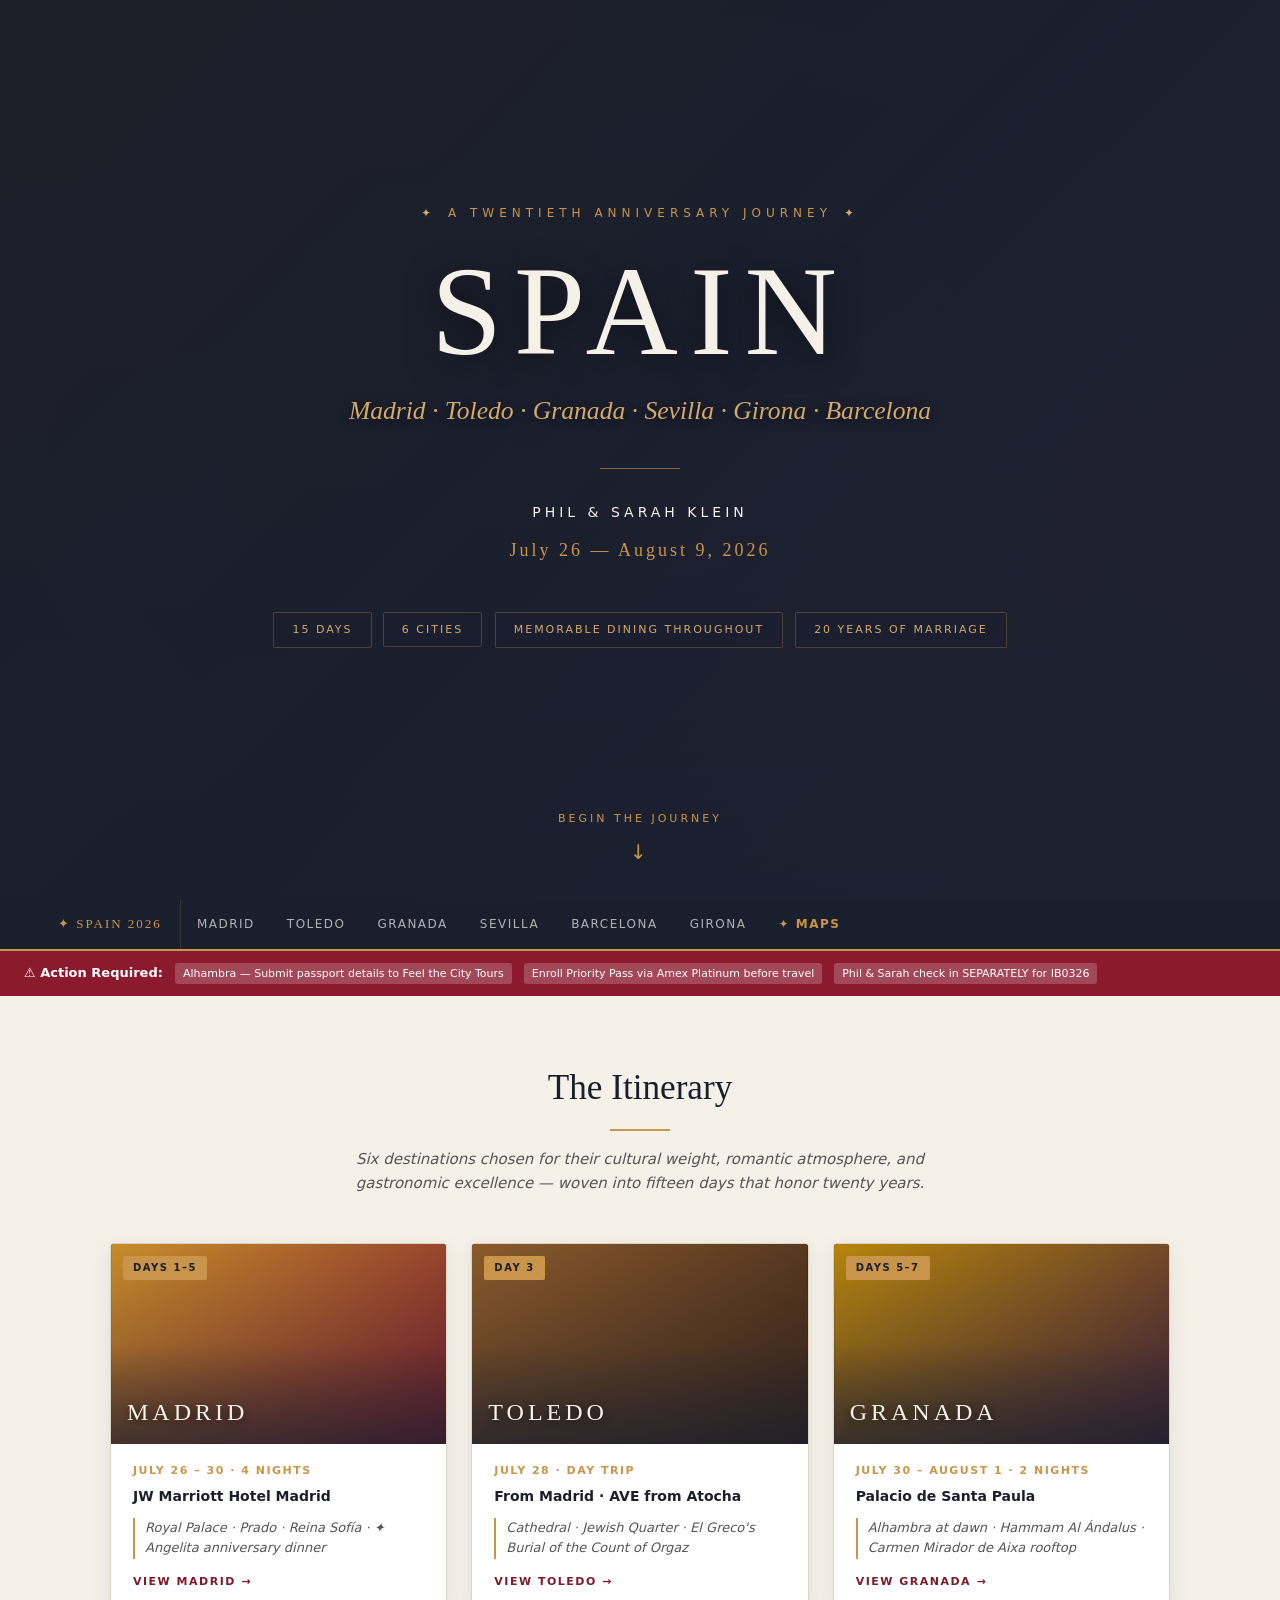
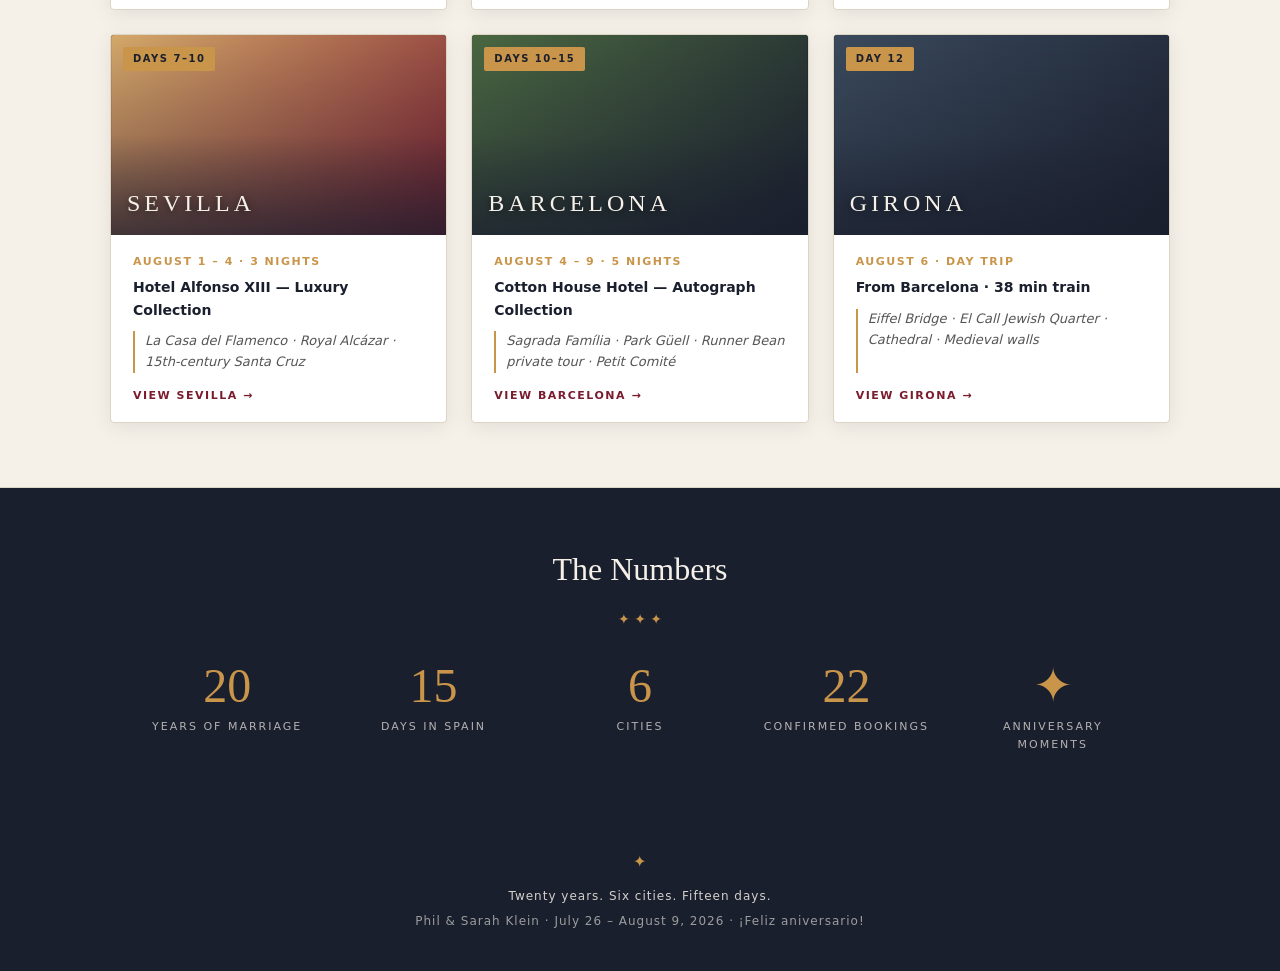
<file: index.html>
<!DOCTYPE html>
<html lang="en">
<head>
<meta charset="UTF-8">
<meta name="viewport" content="width=device-width, initial-scale=1.0">
<title>Spain — A Twentieth Anniversary Journey · Phil & Sarah Klein</title>
<link rel="stylesheet" href="styles.css">
<style>
  body { background: var(--navy); }
  .hero { position: relative; min-height: 100vh; display: flex; align-items: center; justify-content: center; text-align: center; color: var(--cream);
    background:
      linear-gradient(180deg, rgba(26,31,46,0.55) 0%, rgba(26,31,46,0.65) 50%, rgba(26,31,46,0.9) 100%),
      url('https://images.unsplash.com/photo-1509840841025-9088ba78a826?auto=format&fit=crop&w=2400&q=80') center/cover no-repeat,
      linear-gradient(135deg, #2a1f1a 0%, #1a1f2e 50%, #3a2438 100%);
    background-attachment: fixed, fixed, scroll;
    overflow: hidden;
  }
  .hero::before { content: ''; position: absolute; inset: 0; background: radial-gradient(ellipse at center, transparent 0%, rgba(26,31,46,0.4) 80%); }
  .hero-content { position: relative; z-index: 2; padding: 80px 24px; max-width: 900px; }
  .hero-eyebrow { font-size: 12px; letter-spacing: 5px; text-transform: uppercase; color: var(--gold); margin-bottom: 24px; font-weight: 500; }
  .hero-eyebrow::before, .hero-eyebrow::after { content: '✦'; margin: 0 12px; color: var(--gold-light); }
  .hero h1 { font-family: Georgia, serif; font-size: clamp(4rem, 14vw, 8rem); font-weight: 400; letter-spacing: 12px; text-transform: uppercase; margin-bottom: 16px; text-shadow: 0 6px 32px rgba(0,0,0,0.6); line-height: 1; }
  .hero-subtitle { font-family: Georgia, serif; font-size: clamp(1.1rem, 2.8vw, 1.6rem); color: var(--gold-light); font-style: italic; margin-bottom: 36px; text-shadow: 0 2px 10px rgba(0,0,0,0.5); }
  .hero-divider { width: 80px; height: 1px; background: var(--gold); margin: 0 auto 32px; opacity: 0.6; }
  .hero-names { font-size: 14px; letter-spacing: 4px; text-transform: uppercase; color: var(--cream); margin-bottom: 12px; }
  .hero-dates { font-family: Georgia, serif; font-size: 18px; letter-spacing: 3px; color: var(--gold); margin-bottom: 48px; }
  .hero-meta-pills { display: flex; flex-wrap: wrap; justify-content: center; gap: 12px; margin-bottom: 48px; }
  .hero-pill { background: rgba(26,31,46,0.5); border: 1px solid rgba(201,149,74,0.3); backdrop-filter: blur(6px); padding: 8px 18px; border-radius: 2px; font-size: 11px; letter-spacing: 2px; text-transform: uppercase; color: var(--gold-light); }
  .hero-scroll { position: absolute; bottom: 32px; left: 50%; transform: translateX(-50%); color: var(--gold); font-size: 11px; letter-spacing: 3px; text-transform: uppercase; animation: bounce 2s infinite; z-index: 2; }
  .hero-scroll::after { content: '↓'; display: block; font-size: 20px; margin-top: 8px; }
  @keyframes bounce { 0%, 100% { transform: translateX(-50%) translateY(0); } 50% { transform: translateX(-50%) translateY(-6px); } }

  .cities-section { background: var(--cream); padding: 64px 0; }
  .section-intro { text-align: center; max-width: 700px; margin: 0 auto 48px; padding: 0 20px; }
  .section-intro h2 { font-family: Georgia, serif; font-size: 2.2rem; color: var(--navy); font-weight: 400; margin-bottom: 12px; }
  .section-intro .ornament { width: 60px; height: 2px; background: var(--gold); margin: 0 auto 16px; }
  .section-intro p { color: var(--text-light); font-size: 15px; font-style: italic; }
  .cities-grid { max-width: 1100px; margin: 0 auto; padding: 0 20px; display: grid; grid-template-columns: repeat(auto-fit, minmax(280px, 1fr)); gap: 24px; }
  .city-card { background: white; border-radius: 4px; overflow: hidden; text-decoration: none; color: inherit; box-shadow: 0 4px 20px rgba(0,0,0,0.08); transition: transform 0.25s, box-shadow 0.25s; display: flex; flex-direction: column; border: 1px solid var(--border); }
  .city-card:hover { transform: translateY(-4px); box-shadow: 0 12px 32px rgba(0,0,0,0.15); }
  .city-card-image { height: 200px; background-size: cover; background-position: center; background-color: var(--navy); position: relative; }
  .city-card-image::after { content: ''; position: absolute; inset: 0; background: linear-gradient(180deg, transparent 50%, rgba(26,31,46,0.6) 100%); }
  .city-card-image .day-num { position: absolute; top: 12px; left: 12px; background: var(--gold); color: var(--navy); padding: 4px 10px; font-size: 10px; letter-spacing: 1.5px; text-transform: uppercase; font-weight: 700; z-index: 2; border-radius: 2px; }
  .city-card-image .city-name-overlay { position: absolute; bottom: 12px; left: 16px; z-index: 2; color: var(--cream); font-family: Georgia, serif; font-size: 1.5rem; letter-spacing: 4px; text-transform: uppercase; text-shadow: 0 2px 8px rgba(0,0,0,0.6); }
  .city-card-body { padding: 18px 22px; flex: 1; display: flex; flex-direction: column; }
  .city-card-dates { font-size: 11px; color: var(--gold); letter-spacing: 1.5px; text-transform: uppercase; font-weight: 600; margin-bottom: 6px; }
  .city-card-hotel { font-size: 14px; color: var(--navy); font-weight: 600; margin-bottom: 10px; }
  .city-card-highlight { font-size: 13px; color: var(--text-light); font-style: italic; border-left: 2px solid var(--gold); padding-left: 10px; margin-bottom: 14px; flex: 1; }
  .city-card-cta { color: var(--burgundy); font-size: 11px; letter-spacing: 1.5px; text-transform: uppercase; font-weight: 600; display: inline-flex; align-items: center; gap: 6px; margin-top: auto; }
  .city-card:hover .city-card-cta { color: var(--gold); }

  .city-img-madrid { background-image: linear-gradient(180deg, transparent 0%, rgba(26,31,46,0.3) 100%), url('https://images.unsplash.com/photo-1543783207-ec64e4d95325?auto=format&fit=crop&w=1200&q=80'), linear-gradient(135deg, #c98d2a, #7a1c2e); }
  .city-img-toledo { background-image: linear-gradient(180deg, transparent 0%, rgba(26,31,46,0.3) 100%), url('https://images.unsplash.com/photo-1509840841025-9088ba78a826?auto=format&fit=crop&w=1200&q=80'), linear-gradient(135deg, #8b5a2b, #3a2418); }
  .city-img-granada { background-image: linear-gradient(180deg, transparent 0%, rgba(26,31,46,0.35) 100%), url('https://images.unsplash.com/photo-1543783207-ec64e4d95325?auto=format&fit=crop&w=1200&q=85'), linear-gradient(135deg, #b8860b, #4a2438); background-position: center 35%; }
  .city-img-sevilla { background-image: linear-gradient(180deg, transparent 0%, rgba(26,31,46,0.35) 100%), url('https://upload.wikimedia.org/wikipedia/commons/thumb/9/9e/Alcazar_Sevilla_Patio_de_las_Doncellas_2.jpg/1280px-Alcazar_Sevilla_Patio_de_las_Doncellas_2.jpg'), linear-gradient(135deg, #d4a96a, #7a1c2e); background-position: center; }
  .city-img-barcelona { background-image: linear-gradient(180deg, transparent 0%, rgba(26,31,46,0.3) 100%), url('https://images.unsplash.com/photo-1583422409516-2895a77efded?auto=format&fit=crop&w=1200&q=80'), linear-gradient(135deg, #4a6741, #1a1f2e); }
  .city-img-girona { background-image: linear-gradient(180deg, transparent 0%, rgba(26,31,46,0.3) 100%), url('https://images.unsplash.com/photo-1558642084-fd07fae5282e?auto=format&fit=crop&w=1200&q=80'), linear-gradient(135deg, #3a4a5c, #1a1f2e); }

  .journey-stats { background: var(--navy); color: var(--cream); padding: 56px 24px; text-align: center; }
  .stats-grid { max-width: 1000px; margin: 32px auto 0; display: grid; grid-template-columns: repeat(auto-fit, minmax(160px, 1fr)); gap: 32px; }
  .stat .number { font-family: Georgia, serif; font-size: 3rem; color: var(--gold); line-height: 1; margin-bottom: 8px; }
  .stat .label { font-size: 11px; letter-spacing: 2px; text-transform: uppercase; color: rgba(245,240,232,0.7); }
  .journey-stats h2 { font-family: Georgia, serif; font-size: 2rem; font-weight: 400; color: var(--cream); }
  .journey-stats .ornament { color: var(--gold); font-size: 14px; margin: 12px 0 20px; }

  @media (max-width: 600px) { .hero { background-attachment: scroll, scroll, scroll; } .hero h1 { letter-spacing: 6px; } .stats-grid { gap: 20px; } .stat .number { font-size: 2.2rem; } }
</style>
</head>
<body>

<div class="hero">
  <div class="hero-content">
    <div class="hero-eyebrow">A Twentieth Anniversary Journey</div>
    <h1>Spain</h1>
    <div class="hero-subtitle">Madrid · Toledo · Granada · Sevilla · Girona · Barcelona</div>
    <div class="hero-divider"></div>
    <div class="hero-names">Phil &amp; Sarah Klein</div>
    <div class="hero-dates">July 26 — August 9, 2026</div>
    <div class="hero-meta-pills">
      <span class="hero-pill">15 Days</span>
      <span class="hero-pill">6 Cities</span>
      <span class="hero-pill">Memorable Dining Throughout</span>
      <span class="hero-pill">20 Years of Marriage</span>
    </div>
  </div>
  <div class="hero-scroll">Begin the Journey</div>
</div>

<div class="nav-wrapper">
  <nav class="nav">
    <a href="index.html" class="brand">✦ Spain 2026</a>
    <a href="madrid.html">Madrid</a>
    <a href="toledo.html">Toledo</a>
    <a href="granada.html">Granada</a>
    <a href="sevilla.html">Sevilla</a>
    <a href="barcelona.html">Barcelona</a>
    <a href="girona.html">Girona</a>
    <a href="map.html" class="maps-link">✦ Maps</a>
  </nav>
</div>

<div class="alerts-bar">
  <strong>⚠ Action Required:</strong>
  <span class="alert-badge">Alhambra — Submit passport details to Feel the City Tours</span>
  <span class="alert-badge">Enroll Priority Pass via Amex Platinum before travel</span>
  <span class="alert-badge">Phil &amp; Sarah check in SEPARATELY for IB0326</span>
</div>

<section class="cities-section">
  <div class="section-intro">
    <h2>The Itinerary</h2>
    <div class="ornament"></div>
    <p>Six destinations chosen for their cultural weight, romantic atmosphere, and gastronomic excellence — woven into fifteen days that honor twenty years.</p>
  </div>

  <div class="cities-grid">
    <a href="madrid.html" class="city-card">
      <div class="city-card-image city-img-madrid">
        <span class="day-num">Days 1–5</span>
        <span class="city-name-overlay">Madrid</span>
      </div>
      <div class="city-card-body">
        <div class="city-card-dates">July 26 – 30 · 4 Nights</div>
        <div class="city-card-hotel">JW Marriott Hotel Madrid</div>
        <div class="city-card-highlight">Royal Palace · Prado · Reina Sofía · ✦ Angelita anniversary dinner</div>
        <span class="city-card-cta">View Madrid →</span>
      </div>
    </a>

    <a href="toledo.html" class="city-card">
      <div class="city-card-image city-img-toledo">
        <span class="day-num">Day 3</span>
        <span class="city-name-overlay">Toledo</span>
      </div>
      <div class="city-card-body">
        <div class="city-card-dates">July 28 · Day Trip</div>
        <div class="city-card-hotel">From Madrid · AVE from Atocha</div>
        <div class="city-card-highlight">Cathedral · Jewish Quarter · El Greco's Burial of the Count of Orgaz</div>
        <span class="city-card-cta">View Toledo →</span>
      </div>
    </a>

    <a href="granada.html" class="city-card">
      <div class="city-card-image city-img-granada">
        <span class="day-num">Days 5–7</span>
        <span class="city-name-overlay">Granada</span>
      </div>
      <div class="city-card-body">
        <div class="city-card-dates">July 30 – August 1 · 2 Nights</div>
        <div class="city-card-hotel">Palacio de Santa Paula</div>
        <div class="city-card-highlight">Alhambra at dawn · Hammam Al Ándalus · Carmen Mirador de Aixa rooftop</div>
        <span class="city-card-cta">View Granada →</span>
      </div>
    </a>

    <a href="sevilla.html" class="city-card">
      <div class="city-card-image city-img-sevilla">
        <span class="day-num">Days 7–10</span>
        <span class="city-name-overlay">Sevilla</span>
      </div>
      <div class="city-card-body">
        <div class="city-card-dates">August 1 – 4 · 3 Nights</div>
        <div class="city-card-hotel">Hotel Alfonso XIII — Luxury Collection</div>
        <div class="city-card-highlight">La Casa del Flamenco · Royal Alcázar · 15th-century Santa Cruz</div>
        <span class="city-card-cta">View Sevilla →</span>
      </div>
    </a>

    <a href="barcelona.html" class="city-card">
      <div class="city-card-image city-img-barcelona">
        <span class="day-num">Days 10–15</span>
        <span class="city-name-overlay">Barcelona</span>
      </div>
      <div class="city-card-body">
        <div class="city-card-dates">August 4 – 9 · 5 Nights</div>
        <div class="city-card-hotel">Cotton House Hotel — Autograph Collection</div>
        <div class="city-card-highlight">Sagrada Família · Park Güell · Runner Bean private tour · Petit Comité</div>
        <span class="city-card-cta">View Barcelona →</span>
      </div>
    </a>

    <a href="girona.html" class="city-card">
      <div class="city-card-image city-img-girona">
        <span class="day-num">Day 12</span>
        <span class="city-name-overlay">Girona</span>
      </div>
      <div class="city-card-body">
        <div class="city-card-dates">August 6 · Day Trip</div>
        <div class="city-card-hotel">From Barcelona · 38 min train</div>
        <div class="city-card-highlight">Eiffel Bridge · El Call Jewish Quarter · Cathedral · Medieval walls</div>
        <span class="city-card-cta">View Girona →</span>
      </div>
    </a>
  </div>
</section>

<section class="journey-stats">
  <h2>The Numbers</h2>
  <div class="ornament">✦ ✦ ✦</div>
  <div class="stats-grid">
    <div class="stat"><div class="number">20</div><div class="label">Years of Marriage</div></div>
    <div class="stat"><div class="number">15</div><div class="label">Days in Spain</div></div>
    <div class="stat"><div class="number">6</div><div class="label">Cities</div></div>
    <div class="stat"><div class="number">22</div><div class="label">Confirmed Bookings</div></div>
    <div class="stat"><div class="number">✦</div><div class="label">Anniversary Moments</div></div>
  </div>
</section>

<footer class="footer">
  <div class="ornament">✦</div>
  <div class="footer-line">Twenty years. Six cities. Fifteen days.</div>
  <div>Phil &amp; Sarah Klein · July 26 – August 9, 2026 · ¡Feliz aniversario!</div>
</footer>

<script>
  window.addEventListener('scroll', () => {
    const scroll = document.querySelector('.hero-scroll');
    if (scroll) scroll.style.opacity = Math.max(0, 1 - window.scrollY / 200);
  });
</script>
</body>
</html>
</file>
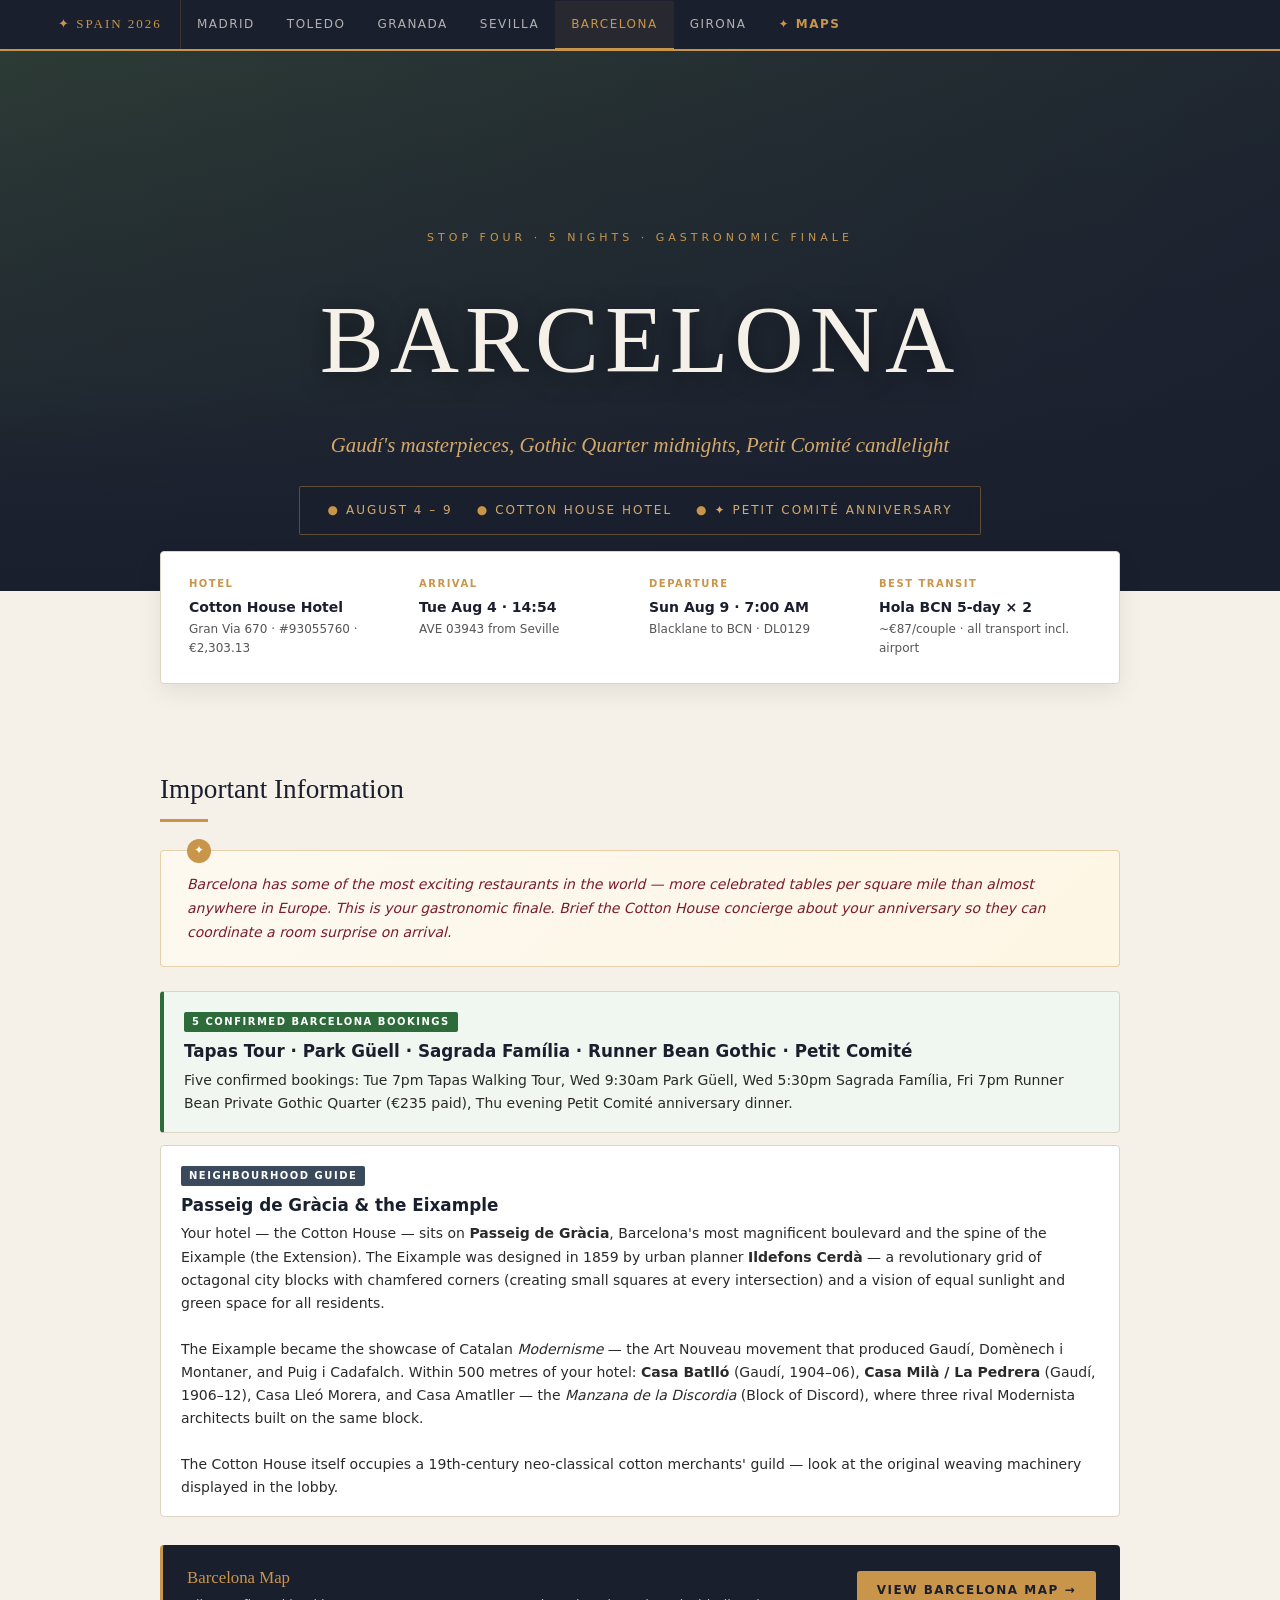
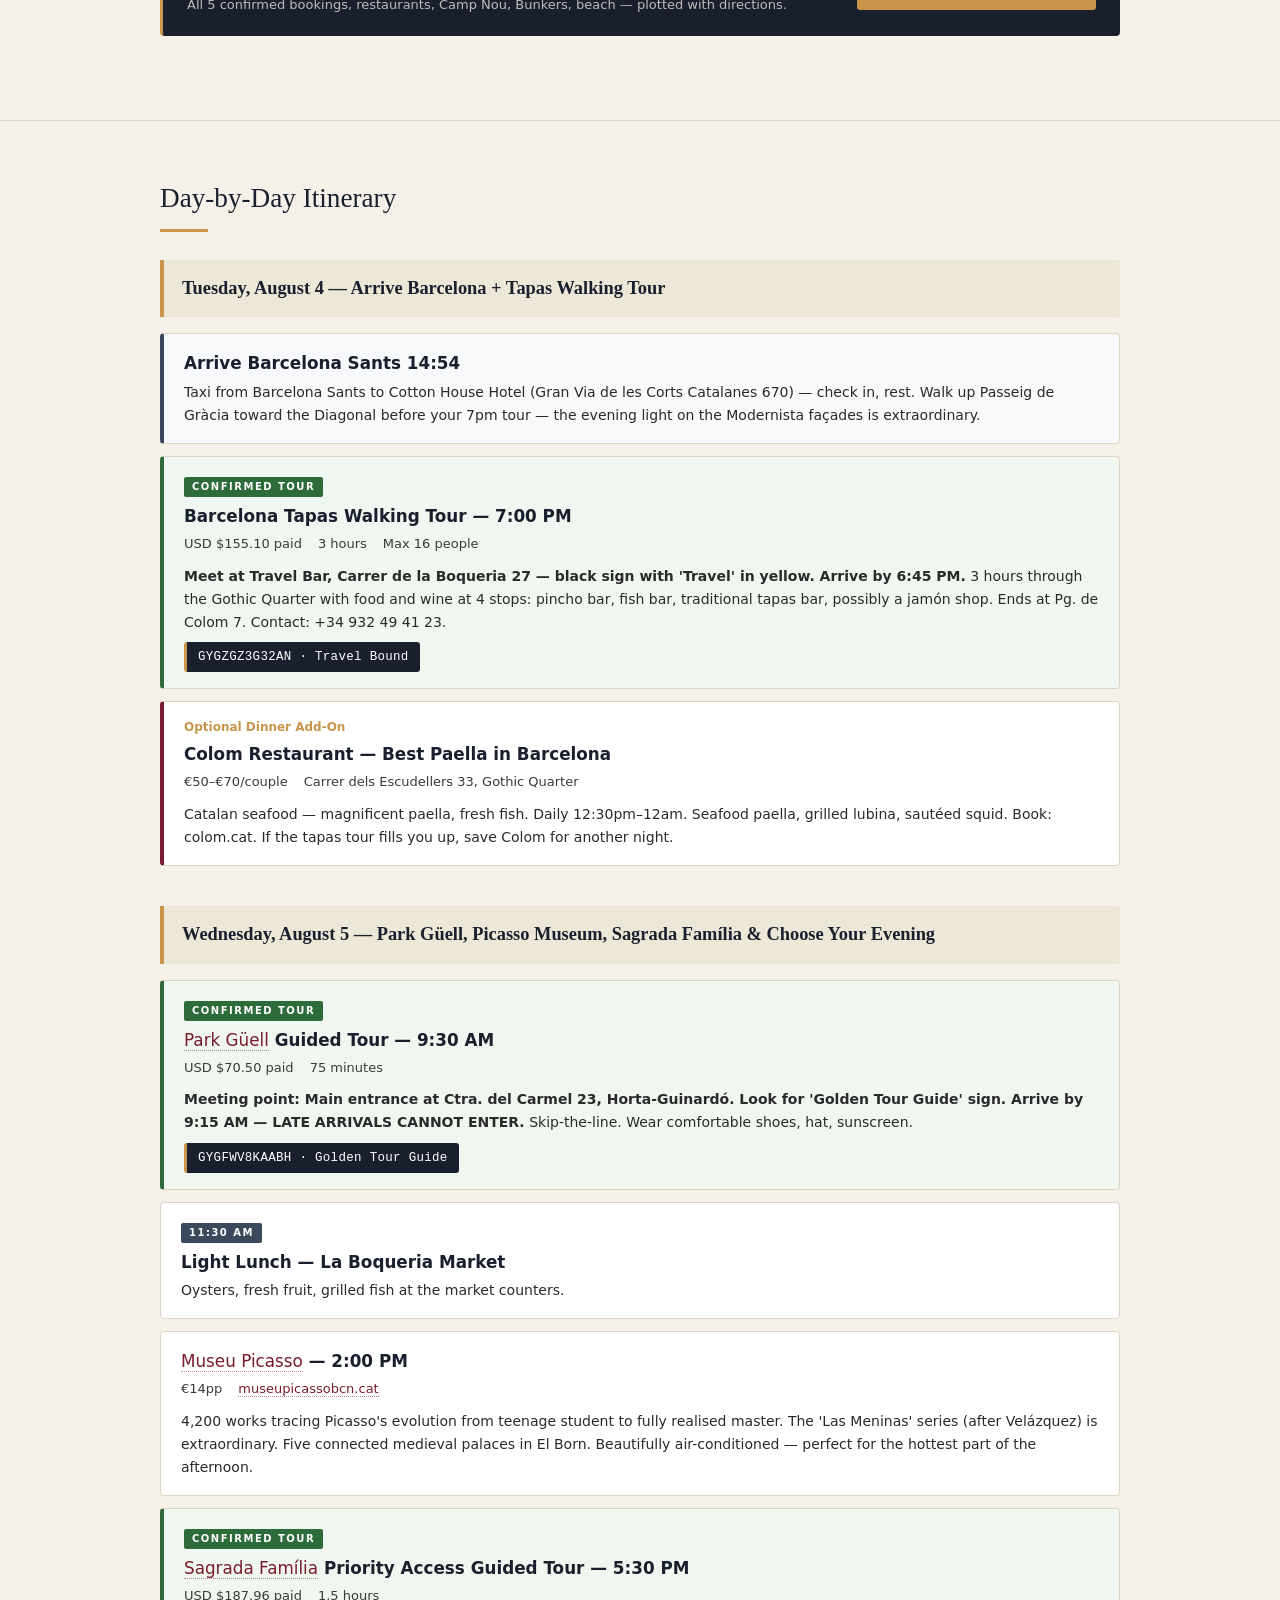
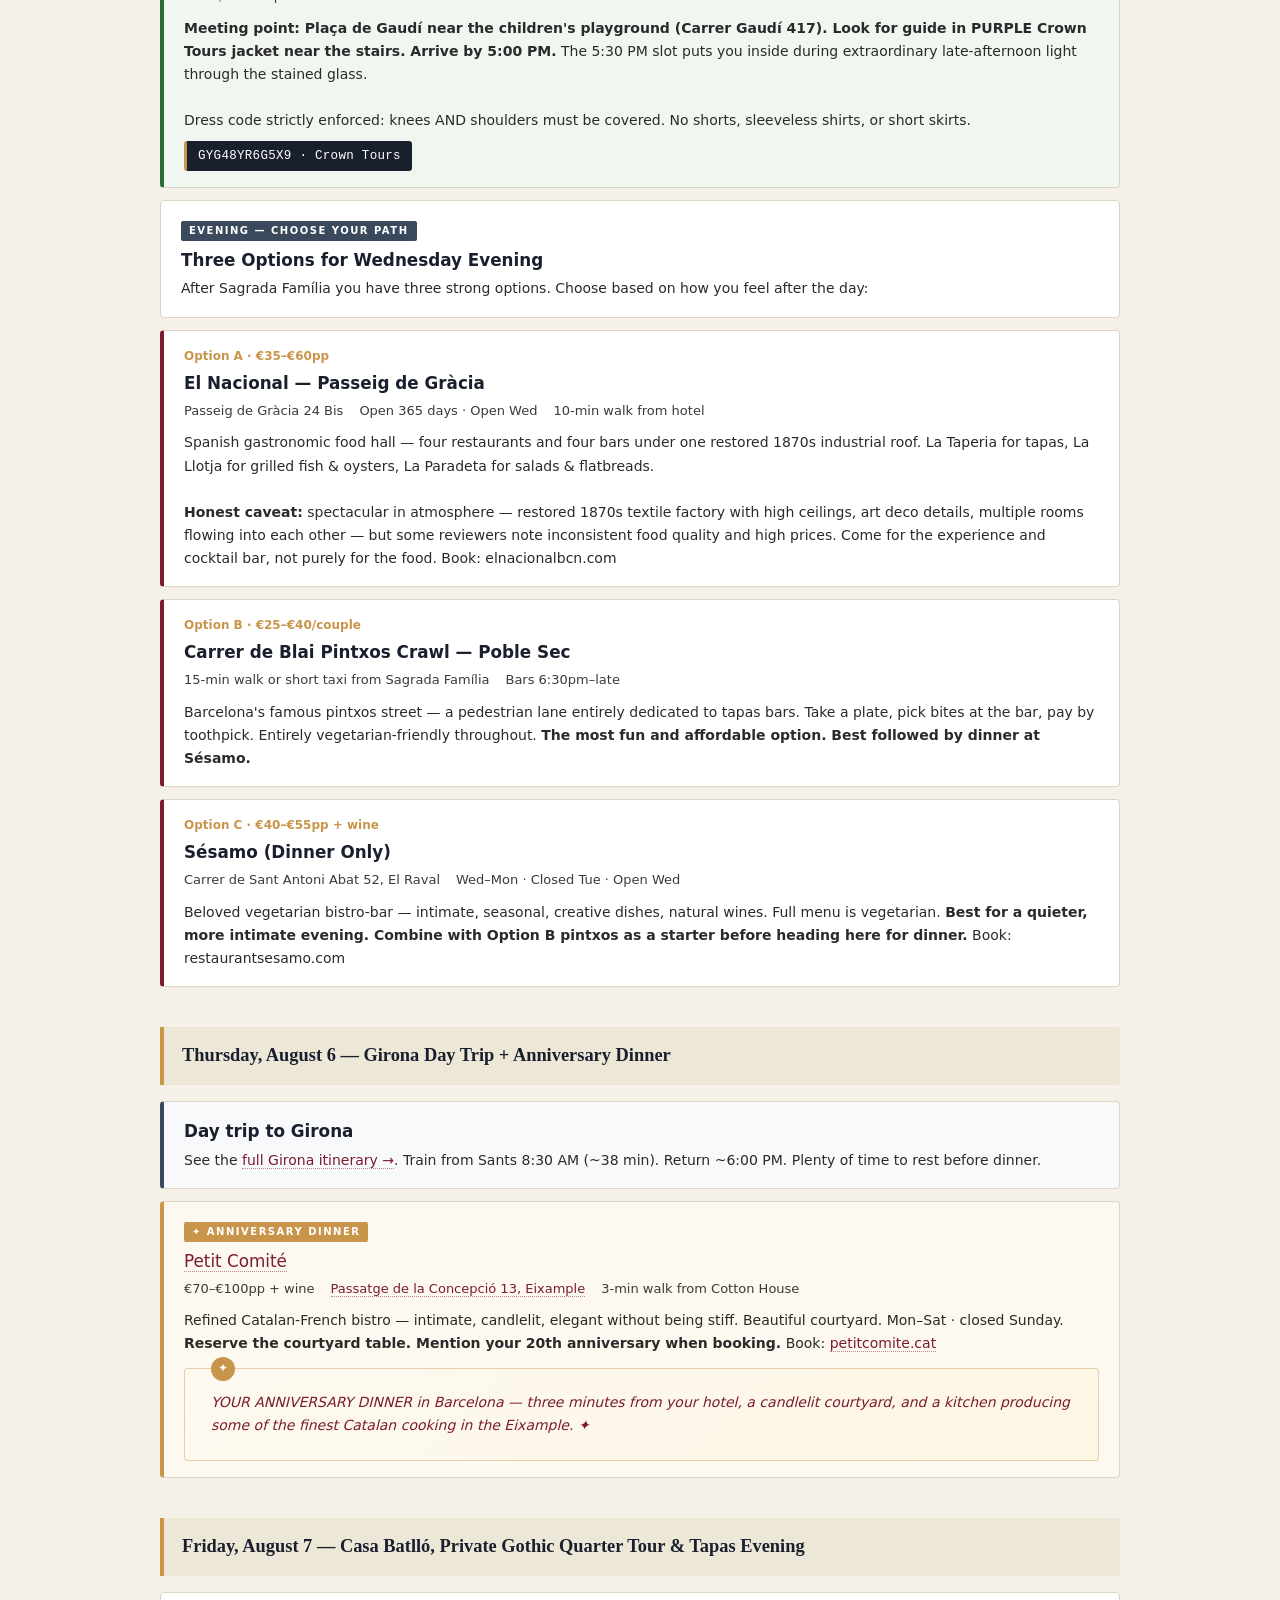
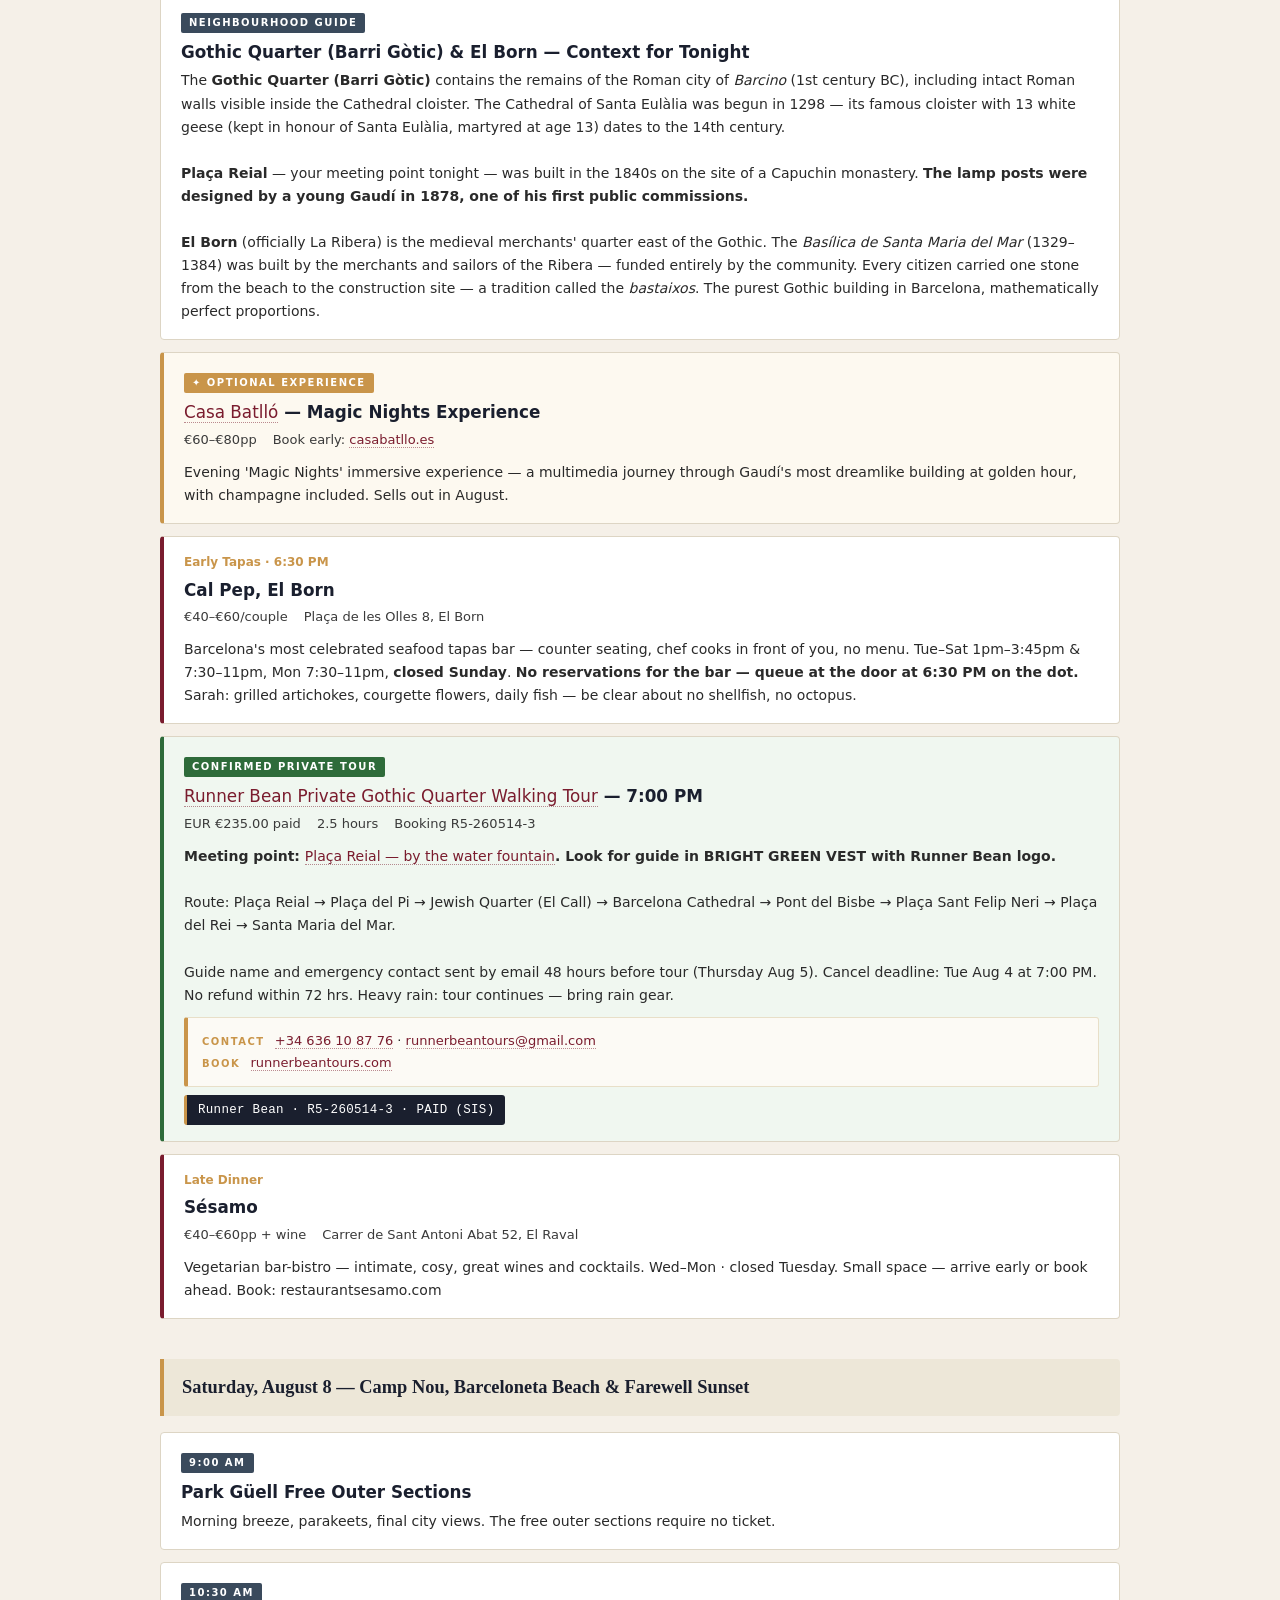
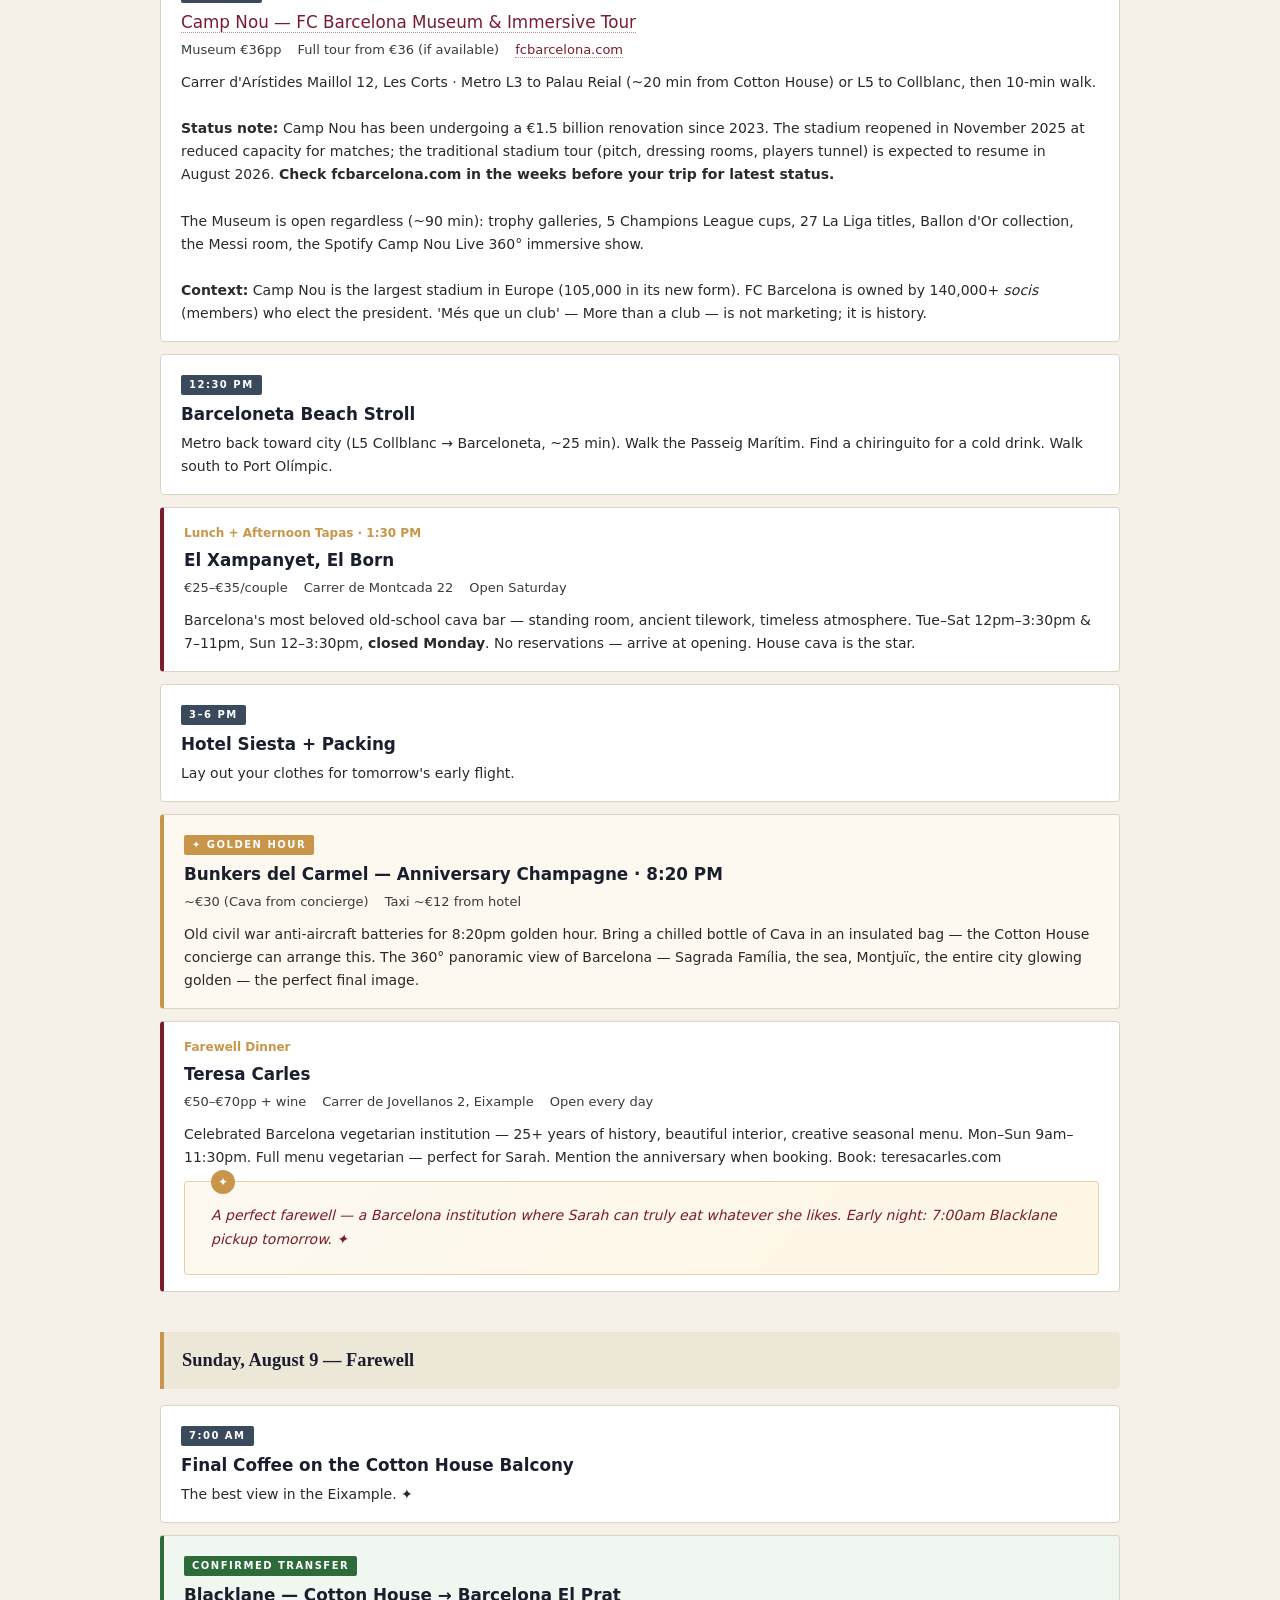
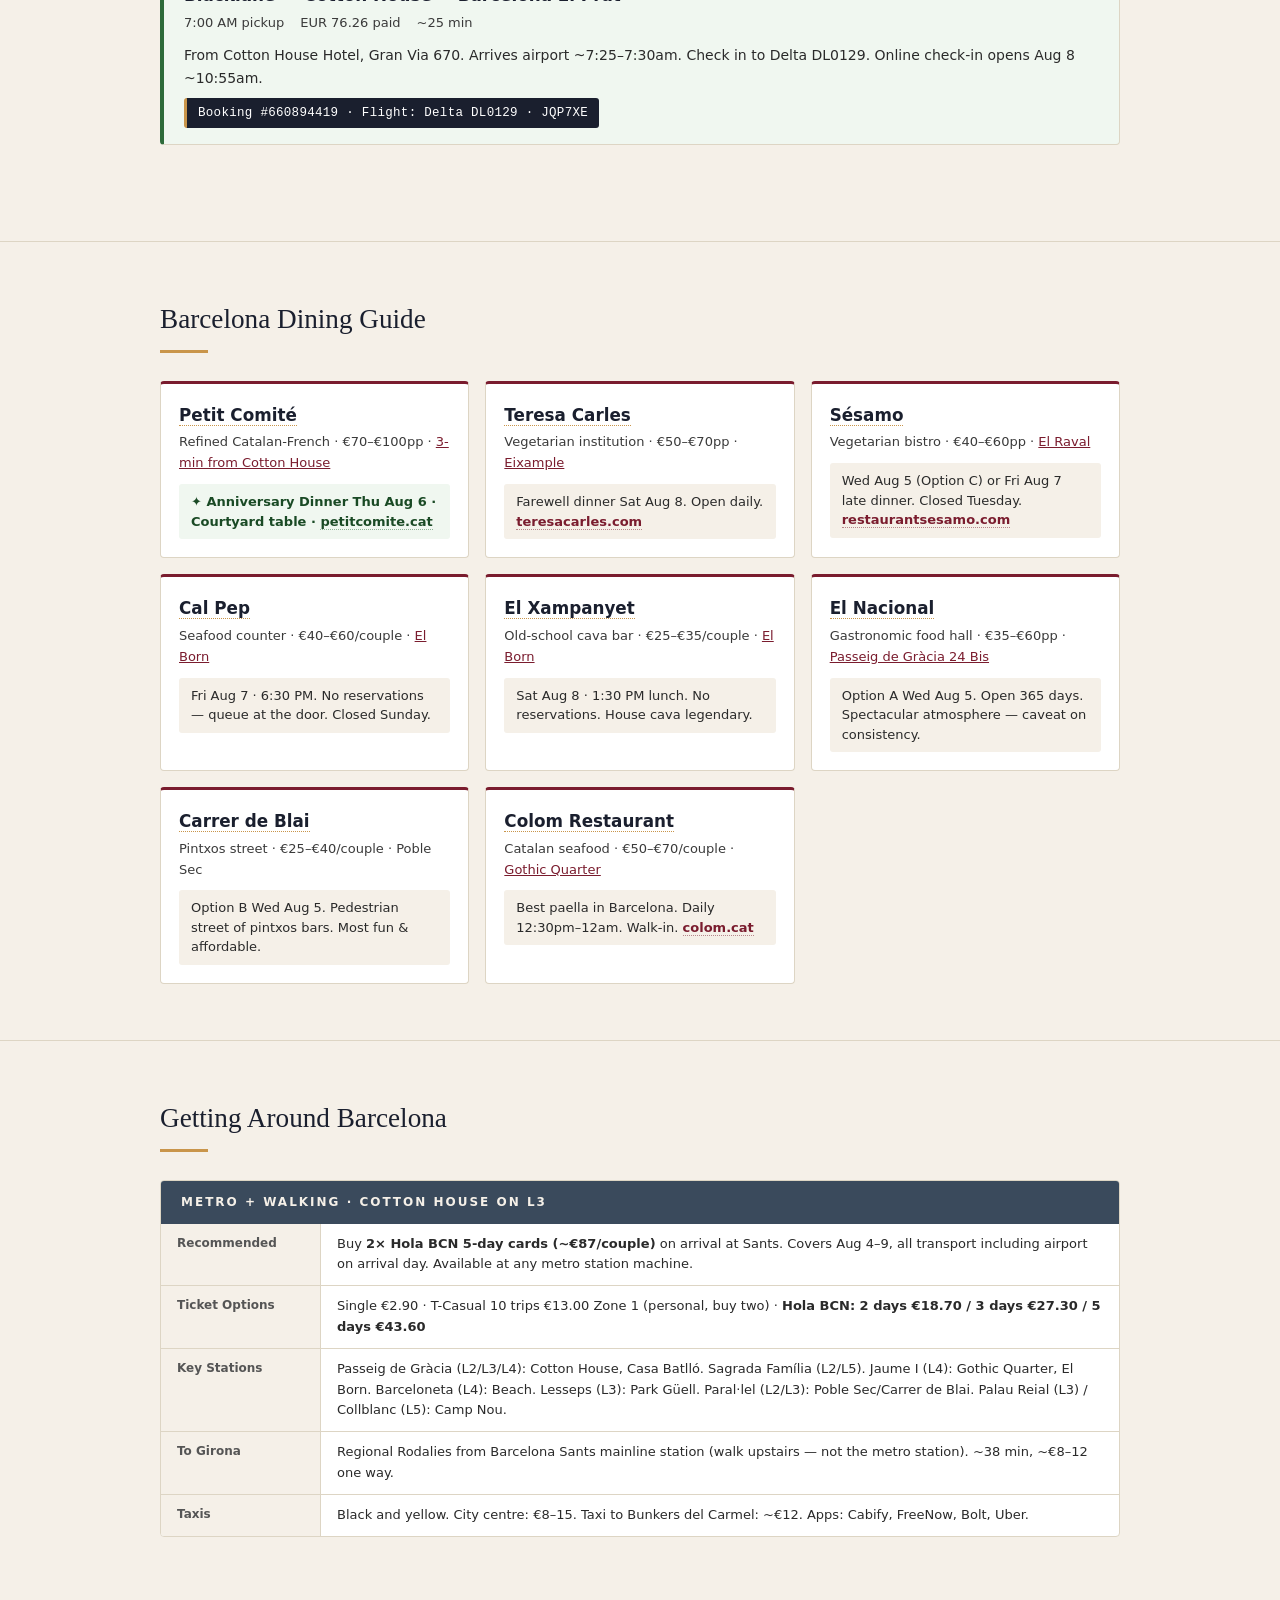
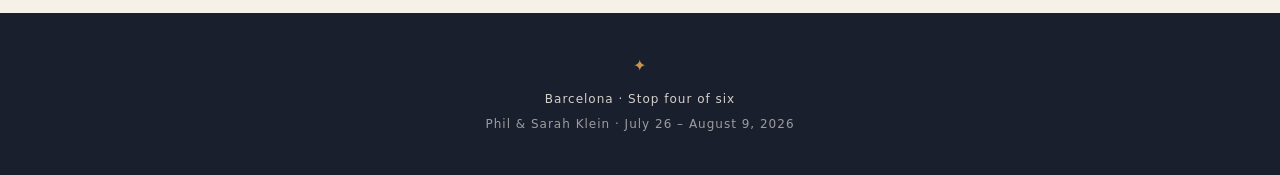
<file: barcelona.html>
<!DOCTYPE html>
<html lang="en">
<head>
<meta charset="UTF-8">
<meta name="viewport" content="width=device-width, initial-scale=1.0">
<title>Barcelona · Spain Anniversary Journey</title>
<link rel="stylesheet" href="styles.css">
<style>
  .city-hero {
    background-image:
      linear-gradient(180deg, rgba(26,31,46,0.4) 0%, rgba(26,31,46,0.55) 60%, rgba(26,31,46,0.95) 100%),
      url('https://images.unsplash.com/photo-1583422409516-2895a77efded?auto=format&fit=crop&w=2400&q=80'),
      linear-gradient(135deg, #4a6741, #1a1f2e);
    background-size: cover, cover, cover;
    background-position: center;
    background-color: #1a2a1f;
  }
</style>
</head>
<body>

<div class="nav-wrapper">
  <nav class="nav">
    <a href="index.html" class="brand">✦ Spain 2026</a>
    <a href="madrid.html">Madrid</a>
    <a href="toledo.html">Toledo</a>
    <a href="granada.html">Granada</a>
    <a href="sevilla.html">Sevilla</a>
    <a href="barcelona.html" class="active">Barcelona</a>
    <a href="girona.html">Girona</a>
    <a href="map.html" class="maps-link">✦ Maps</a>
  </nav>
</div>

<div class="city-hero">
  <div class="city-hero-content">
    <div class="city-hero-eyebrow">Stop Four · 5 Nights · Gastronomic Finale</div>
    <h1>Barcelona</h1>
    <div class="city-hero-subtitle">Gaudí's masterpieces, Gothic Quarter midnights, Petit Comité candlelight</div>
    <div class="city-hero-meta">
      <span><span class="dot">●</span> August 4 – 9</span>
      <span><span class="dot">●</span> Cotton House Hotel</span>
      <span><span class="dot">●</span> ✦ Petit Comité anniversary</span>
    </div>
  </div>
</div>

<div class="container">
  <div class="quick-info">
    <div class="quick-info-item">
      <div class="label">Hotel</div>
      <div class="value">Cotton House Hotel</div>
      <div class="sub">Gran Via 670 · #93055760 · €2,303.13</div>
    </div>
    <div class="quick-info-item">
      <div class="label">Arrival</div>
      <div class="value">Tue Aug 4 · 14:54</div>
      <div class="sub">AVE 03943 from Seville</div>
    </div>
    <div class="quick-info-item">
      <div class="label">Departure</div>
      <div class="value">Sun Aug 9 · 7:00 AM</div>
      <div class="sub">Blacklane to BCN · DL0129</div>
    </div>
    <div class="quick-info-item">
      <div class="label">Best Transit</div>
      <div class="value">Hola BCN 5-day × 2</div>
      <div class="sub">~€87/couple · all transport incl. airport</div>
    </div>
  </div>
</div>

<section>
  <div class="container">
    <h2 class="section-title">Important Information</h2>
    <div class="section-divider"></div>

    <div class="anniversary-moment">
      <p>Barcelona has some of the most exciting restaurants in the world — more celebrated tables per square mile than almost anywhere in Europe. This is your gastronomic finale. Brief the Cotton House concierge about your anniversary so they can coordinate a room surprise on arrival.</p>
    </div>

    <div class="activity confirmed">
      <div class="activity-tag tag-confirmed">5 Confirmed Barcelona Bookings</div>
      <h4>Tapas Tour · Park Güell · Sagrada Família · Runner Bean Gothic · Petit Comité</h4>
      <p>Five confirmed bookings: Tue 7pm Tapas Walking Tour, Wed 9:30am Park Güell, Wed 5:30pm Sagrada Família, Fri 7pm Runner Bean Private Gothic Quarter (€235 paid), Thu evening Petit Comité anniversary dinner.</p>
    </div>

    <div class="activity">
      <div class="activity-tag tag-info">Neighbourhood Guide</div>
      <h4>Passeig de Gràcia &amp; the Eixample</h4>
      <p>Your hotel — the Cotton House — sits on <strong>Passeig de Gràcia</strong>, Barcelona's most magnificent boulevard and the spine of the Eixample (the Extension). The Eixample was designed in 1859 by urban planner <strong>Ildefons Cerdà</strong> — a revolutionary grid of octagonal city blocks with chamfered corners (creating small squares at every intersection) and a vision of equal sunlight and green space for all residents.<br><br>
      The Eixample became the showcase of Catalan <em>Modernisme</em> — the Art Nouveau movement that produced Gaudí, Domènech i Montaner, and Puig i Cadafalch. Within 500 metres of your hotel: <strong>Casa Batlló</strong> (Gaudí, 1904–06), <strong>Casa Milà / La Pedrera</strong> (Gaudí, 1906–12), Casa Lleó Morera, and Casa Amatller — the <em>Manzana de la Discordia</em> (Block of Discord), where three rival Modernista architects built on the same block.<br><br>
      The Cotton House itself occupies a 19th-century neo-classical cotton merchants' guild — look at the original weaving machinery displayed in the lobby.</p>
    </div>

    <div class="map-cta">
      <div class="text">
        <div class="text-title">Barcelona Map</div>
        <div class="text-sub">All 5 confirmed bookings, restaurants, Camp Nou, Bunkers, beach — plotted with directions.</div>
      </div>
      <a href="map.html#barcelona">View Barcelona Map →</a>
    </div>
  </div>
</section>

<section>
  <div class="container">
    <h2 class="section-title">Day-by-Day Itinerary</h2>
    <div class="section-divider"></div>

    <!-- Aug 4 -->
    <div class="day">
      <div class="day-header">
        <h3>Tuesday, August 4 — Arrive Barcelona + Tapas Walking Tour</h3>
      </div>

      <div class="activity transit-info">
        <h4>Arrive Barcelona Sants 14:54</h4>
        <p>Taxi from Barcelona Sants to Cotton House Hotel (Gran Via de les Corts Catalanes 670) — check in, rest. Walk up Passeig de Gràcia toward the Diagonal before your 7pm tour — the evening light on the Modernista façades is extraordinary.</p>
      </div>

      <div class="activity confirmed">
        <div class="activity-tag tag-confirmed">Confirmed Tour</div>
        <h4>Barcelona Tapas Walking Tour — 7:00 PM</h4>
        <div class="meta"><span>USD $155.10 paid</span><span>3 hours</span><span>Max 16 people</span></div>
        <p><strong>Meet at Travel Bar, Carrer de la Boqueria 27 — black sign with 'Travel' in yellow. Arrive by 6:45 PM.</strong> 3 hours through the Gothic Quarter with food and wine at 4 stops: pincho bar, fish bar, traditional tapas bar, possibly a jamón shop. Ends at Pg. de Colom 7. Contact: +34 932 49 41 23.</p>
        <div class="booking-ref">GYGZGZ3G32AN · Travel Bound</div>
      </div>

      <div class="activity dining">
        <div class="michelin">Optional Dinner Add-On</div>
        <h4>Colom Restaurant — Best Paella in Barcelona</h4>
        <div class="meta"><span>€50–€70/couple</span><span>Carrer dels Escudellers 33, Gothic Quarter</span></div>
        <p>Catalan seafood — magnificent paella, fresh fish. Daily 12:30pm–12am. Seafood paella, grilled lubina, sautéed squid. Book: colom.cat. If the tapas tour fills you up, save Colom for another night.</p>
      </div>
    </div>

    <!-- Aug 5 -->
    <div class="day">
      <div class="day-header">
        <h3>Wednesday, August 5 — Park Güell, Picasso Museum, Sagrada Família &amp; Choose Your Evening</h3>
      </div>

      <div class="activity confirmed">
        <div class="activity-tag tag-confirmed">Confirmed Tour</div>
        <h4><a href="https://www.parkguell.barcelona/en" target="_blank" rel="noopener">Park Güell</a> Guided Tour — 9:30 AM</h4>
        <div class="meta"><span>USD $70.50 paid</span><span>75 minutes</span></div>
        <p><strong>Meeting point: Main entrance at Ctra. del Carmel 23, Horta-Guinardó. Look for 'Golden Tour Guide' sign. Arrive by 9:15 AM — LATE ARRIVALS CANNOT ENTER.</strong> Skip-the-line. Wear comfortable shoes, hat, sunscreen.</p>
        <div class="booking-ref">GYGFWV8KAABH · Golden Tour Guide</div>
      </div>

      <div class="activity">
        <div class="activity-tag tag-info">11:30 AM</div>
        <h4>Light Lunch — La Boqueria Market</h4>
        <p>Oysters, fresh fruit, grilled fish at the market counters.</p>
      </div>

      <div class="activity">
        <h4><a href="https://www.museupicassobcn.cat/en" target="_blank" rel="noopener">Museu Picasso</a> — 2:00 PM</h4>
        <div class="meta"><span>€14pp</span><span><a href="https://www.museupicassobcn.cat/en" target="_blank" rel="noopener">museupicassobcn.cat</a></span></div>
        <p>4,200 works tracing Picasso's evolution from teenage student to fully realised master. The 'Las Meninas' series (after Velázquez) is extraordinary. Five connected medieval palaces in El Born. Beautifully air-conditioned — perfect for the hottest part of the afternoon.</p>
      </div>

      <div class="activity confirmed">
        <div class="activity-tag tag-confirmed">Confirmed Tour</div>
        <h4><a href="https://sagradafamilia.org/en" target="_blank" rel="noopener">Sagrada Família</a> Priority Access Guided Tour — 5:30 PM</h4>
        <div class="meta"><span>USD $187.96 paid</span><span>1.5 hours</span></div>
        <p><strong>Meeting point: Plaça de Gaudí near the children's playground (Carrer Gaudí 417). Look for guide in PURPLE Crown Tours jacket near the stairs. Arrive by 5:00 PM.</strong> The 5:30 PM slot puts you inside during extraordinary late-afternoon light through the stained glass.<br><br>
        Dress code strictly enforced: knees AND shoulders must be covered. No shorts, sleeveless shirts, or short skirts.</p>
        <div class="booking-ref">GYG48YR6G5X9 · Crown Tours</div>
      </div>

      <div class="activity">
        <div class="activity-tag tag-info">Evening — Choose Your Path</div>
        <h4>Three Options for Wednesday Evening</h4>
        <p>After Sagrada Família you have three strong options. Choose based on how you feel after the day:</p>
      </div>

      <div class="activity dining">
        <div class="michelin">Option A · €35–€60pp</div>
        <h4>El Nacional — Passeig de Gràcia</h4>
        <div class="meta"><span>Passeig de Gràcia 24 Bis</span><span>Open 365 days · Open Wed</span><span>10-min walk from hotel</span></div>
        <p>Spanish gastronomic food hall — four restaurants and four bars under one restored 1870s industrial roof. La Taperia for tapas, La Llotja for grilled fish &amp; oysters, La Paradeta for salads &amp; flatbreads.<br><br>
        <strong>Honest caveat:</strong> spectacular in atmosphere — restored 1870s textile factory with high ceilings, art deco details, multiple rooms flowing into each other — but some reviewers note inconsistent food quality and high prices. Come for the experience and cocktail bar, not purely for the food. Book: elnacionalbcn.com</p>
      </div>

      <div class="activity dining">
        <div class="michelin">Option B · €25–€40/couple</div>
        <h4>Carrer de Blai Pintxos Crawl — Poble Sec</h4>
        <div class="meta"><span>15-min walk or short taxi from Sagrada Família</span><span>Bars 6:30pm–late</span></div>
        <p>Barcelona's famous pintxos street — a pedestrian lane entirely dedicated to tapas bars. Take a plate, pick bites at the bar, pay by toothpick. Entirely vegetarian-friendly throughout. <strong>The most fun and affordable option. Best followed by dinner at Sésamo.</strong></p>
      </div>

      <div class="activity dining">
        <div class="michelin">Option C · €40–€55pp + wine</div>
        <h4>Sésamo (Dinner Only)</h4>
        <div class="meta"><span>Carrer de Sant Antoni Abat 52, El Raval</span><span>Wed–Mon · Closed Tue · Open Wed</span></div>
        <p>Beloved vegetarian bistro-bar — intimate, seasonal, creative dishes, natural wines. Full menu is vegetarian. <strong>Best for a quieter, more intimate evening. Combine with Option B pintxos as a starter before heading here for dinner.</strong> Book: restaurantsesamo.com</p>
      </div>
    </div>

    <!-- Aug 6 - Girona -->
    <div class="day">
      <div class="day-header">
        <h3>Thursday, August 6 — Girona Day Trip + Anniversary Dinner</h3>
      </div>

      <div class="activity transit-info">
        <h4>Day trip to Girona</h4>
        <p>See the <a href="girona.html">full Girona itinerary →</a>. Train from Sants 8:30 AM (~38 min). Return ~6:00 PM. Plenty of time to rest before dinner.</p>
      </div>

      <div class="activity anniversary">
        <div class="activity-tag tag-anniversary">✦ Anniversary Dinner</div>
        <h4><a href="https://www.petitcomite.cat" target="_blank" rel="noopener">Petit Comité</a></h4>
        <div class="meta"><span>€70–€100pp + wine</span><span><a href="https://maps.google.com/?q=Petit+Comite,+Passatge+de+la+Concepcio+13,+Barcelona" target="_blank" rel="noopener">Passatge de la Concepció 13, Eixample</a></span><span>3-min walk from Cotton House</span></div>
        <p>Refined Catalan-French bistro — intimate, candlelit, elegant without being stiff. Beautiful courtyard. Mon–Sat · closed Sunday. <strong>Reserve the courtyard table. Mention your 20th anniversary when booking.</strong> Book: <a href="https://www.petitcomite.cat" target="_blank" rel="noopener">petitcomite.cat</a></p>
        <div class="anniversary-moment" style="margin:12px 0 0;">
          <p>YOUR ANNIVERSARY DINNER in Barcelona — three minutes from your hotel, a candlelit courtyard, and a kitchen producing some of the finest Catalan cooking in the Eixample. ✦</p>
        </div>
      </div>
    </div>

    <!-- Aug 7 - Runner Bean confirmed -->
    <div class="day">
      <div class="day-header">
        <h3>Friday, August 7 — Casa Batlló, Private Gothic Quarter Tour &amp; Tapas Evening</h3>
      </div>

      <div class="activity">
        <div class="activity-tag tag-info">Neighbourhood Guide</div>
        <h4>Gothic Quarter (Barri Gòtic) &amp; El Born — Context for Tonight</h4>
        <p>The <strong>Gothic Quarter (Barri Gòtic)</strong> contains the remains of the Roman city of <em>Barcino</em> (1st century BC), including intact Roman walls visible inside the Cathedral cloister. The Cathedral of Santa Eulàlia was begun in 1298 — its famous cloister with 13 white geese (kept in honour of Santa Eulàlia, martyred at age 13) dates to the 14th century.<br><br>
        <strong>Plaça Reial</strong> — your meeting point tonight — was built in the 1840s on the site of a Capuchin monastery. <strong>The lamp posts were designed by a young Gaudí in 1878, one of his first public commissions.</strong><br><br>
        <strong>El Born</strong> (officially La Ribera) is the medieval merchants' quarter east of the Gothic. The <em>Basílica de Santa Maria del Mar</em> (1329–1384) was built by the merchants and sailors of the Ribera — funded entirely by the community. Every citizen carried one stone from the beach to the construction site — a tradition called the <em>bastaixos</em>. The purest Gothic building in Barcelona, mathematically perfect proportions.</p>
      </div>

      <div class="activity anniversary">
        <div class="activity-tag tag-anniversary">✦ Optional Experience</div>
        <h4><a href="https://www.casabatllo.es/en" target="_blank" rel="noopener">Casa Batlló</a> — Magic Nights Experience</h4>
        <div class="meta"><span>€60–€80pp</span><span>Book early: <a href="https://www.casabatllo.es/en" target="_blank" rel="noopener">casabatllo.es</a></span></div>
        <p>Evening 'Magic Nights' immersive experience — a multimedia journey through Gaudí's most dreamlike building at golden hour, with champagne included. Sells out in August.</p>
      </div>

      <div class="activity dining">
        <div class="michelin">Early Tapas · 6:30 PM</div>
        <h4>Cal Pep, El Born</h4>
        <div class="meta"><span>€40–€60/couple</span><span>Plaça de les Olles 8, El Born</span></div>
        <p>Barcelona's most celebrated seafood tapas bar — counter seating, chef cooks in front of you, no menu. Tue–Sat 1pm–3:45pm &amp; 7:30–11pm, Mon 7:30–11pm, <strong>closed Sunday</strong>. <strong>No reservations for the bar — queue at the door at 6:30 PM on the dot.</strong> Sarah: grilled artichokes, courgette flowers, daily fish — be clear about no shellfish, no octopus.</p>
      </div>

      <div class="activity confirmed">
        <div class="activity-tag tag-confirmed">Confirmed Private Tour</div>
        <h4><a href="https://runnerbeantours.com" target="_blank" rel="noopener">Runner Bean Private Gothic Quarter Walking Tour</a> — 7:00 PM</h4>
        <div class="meta"><span>EUR €235.00 paid</span><span>2.5 hours</span><span>Booking R5-260514-3</span></div>
        <p><strong>Meeting point: <a href="https://maps.google.com/?q=Placa+Reial,+Barcelona" target="_blank" rel="noopener">Plaça Reial — by the water fountain</a>. Look for guide in BRIGHT GREEN VEST with Runner Bean logo.</strong><br><br>
        Route: Plaça Reial → Plaça del Pi → Jewish Quarter (El Call) → Barcelona Cathedral → Pont del Bisbe → Plaça Sant Felip Neri → Plaça del Rei → Santa Maria del Mar.<br><br>
        Guide name and emergency contact sent by email 48 hours before tour (Thursday Aug 5). Cancel deadline: Tue Aug 4 at 7:00 PM. No refund within 72 hrs. Heavy rain: tour continues — bring rain gear.</p>
        <div class="contact-block">
          <span class="contact-label">Contact</span> <a href="tel:+34636108776">+34 636 10 87 76</a> · <a href="mailto:runnerbeantours@gmail.com">runnerbeantours@gmail.com</a><br>
          <span class="contact-label">Book</span> <a href="https://runnerbeantours.com" target="_blank" rel="noopener">runnerbeantours.com</a>
        </div>
        <div class="booking-ref">Runner Bean · R5-260514-3 · PAID (SIS)</div>
      </div>

      <div class="activity dining">
        <div class="michelin">Late Dinner</div>
        <h4>Sésamo</h4>
        <div class="meta"><span>€40–€60pp + wine</span><span>Carrer de Sant Antoni Abat 52, El Raval</span></div>
        <p>Vegetarian bar-bistro — intimate, cosy, great wines and cocktails. Wed–Mon · closed Tuesday. Small space — arrive early or book ahead. Book: restaurantsesamo.com</p>
      </div>
    </div>

    <!-- Aug 8 - Camp Nou + Farewell -->
    <div class="day">
      <div class="day-header">
        <h3>Saturday, August 8 — Camp Nou, Barceloneta Beach &amp; Farewell Sunset</h3>
      </div>

      <div class="activity">
        <div class="activity-tag tag-info">9:00 AM</div>
        <h4>Park Güell Free Outer Sections</h4>
        <p>Morning breeze, parakeets, final city views. The free outer sections require no ticket.</p>
      </div>

      <div class="activity">
        <div class="activity-tag tag-info">10:30 AM</div>
        <h4><a href="https://www.fcbarcelona.com/en/tickets/camp-nou-experience" target="_blank" rel="noopener">Camp Nou — FC Barcelona Museum &amp; Immersive Tour</a></h4>
        <div class="meta"><span>Museum €36pp</span><span>Full tour from €36 (if available)</span><span><a href="https://www.fcbarcelona.com/en/tickets/camp-nou-experience" target="_blank" rel="noopener">fcbarcelona.com</a></span></div>
        <p>Carrer d'Arístides Maillol 12, Les Corts · Metro L3 to Palau Reial (~20 min from Cotton House) or L5 to Collblanc, then 10-min walk.<br><br>
        <strong>Status note:</strong> Camp Nou has been undergoing a €1.5 billion renovation since 2023. The stadium reopened in November 2025 at reduced capacity for matches; the traditional stadium tour (pitch, dressing rooms, players tunnel) is expected to resume in August 2026. <strong>Check fcbarcelona.com in the weeks before your trip for latest status.</strong><br><br>
        The Museum is open regardless (~90 min): trophy galleries, 5 Champions League cups, 27 La Liga titles, Ballon d'Or collection, the Messi room, the Spotify Camp Nou Live 360° immersive show.<br><br>
        <strong>Context:</strong> Camp Nou is the largest stadium in Europe (105,000 in its new form). FC Barcelona is owned by 140,000+ <em>socis</em> (members) who elect the president. 'Més que un club' — More than a club — is not marketing; it is history.</p>
      </div>

      <div class="activity">
        <div class="activity-tag tag-info">12:30 PM</div>
        <h4>Barceloneta Beach Stroll</h4>
        <p>Metro back toward city (L5 Collblanc → Barceloneta, ~25 min). Walk the Passeig Marítim. Find a chiringuito for a cold drink. Walk south to Port Olímpic.</p>
      </div>

      <div class="activity dining">
        <div class="michelin">Lunch + Afternoon Tapas · 1:30 PM</div>
        <h4>El Xampanyet, El Born</h4>
        <div class="meta"><span>€25–€35/couple</span><span>Carrer de Montcada 22</span><span>Open Saturday</span></div>
        <p>Barcelona's most beloved old-school cava bar — standing room, ancient tilework, timeless atmosphere. Tue–Sat 12pm–3:30pm &amp; 7–11pm, Sun 12–3:30pm, <strong>closed Monday</strong>. No reservations — arrive at opening. House cava is the star.</p>
      </div>

      <div class="activity">
        <div class="activity-tag tag-info">3–6 PM</div>
        <h4>Hotel Siesta + Packing</h4>
        <p>Lay out your clothes for tomorrow's early flight.</p>
      </div>

      <div class="activity anniversary">
        <div class="activity-tag tag-anniversary">✦ Golden Hour</div>
        <h4>Bunkers del Carmel — Anniversary Champagne · 8:20 PM</h4>
        <div class="meta"><span>~€30 (Cava from concierge)</span><span>Taxi ~€12 from hotel</span></div>
        <p>Old civil war anti-aircraft batteries for 8:20pm golden hour. Bring a chilled bottle of Cava in an insulated bag — the Cotton House concierge can arrange this. The 360° panoramic view of Barcelona — Sagrada Família, the sea, Montjuïc, the entire city glowing golden — the perfect final image.</p>
      </div>

      <div class="activity dining">
        <div class="michelin">Farewell Dinner</div>
        <h4>Teresa Carles</h4>
        <div class="meta"><span>€50–€70pp + wine</span><span>Carrer de Jovellanos 2, Eixample</span><span>Open every day</span></div>
        <p>Celebrated Barcelona vegetarian institution — 25+ years of history, beautiful interior, creative seasonal menu. Mon–Sun 9am–11:30pm. Full menu vegetarian — perfect for Sarah. Mention the anniversary when booking. Book: teresacarles.com</p>
        <div class="anniversary-moment" style="margin:12px 0 0;">
          <p>A perfect farewell — a Barcelona institution where Sarah can truly eat whatever she likes. Early night: 7:00am Blacklane pickup tomorrow. ✦</p>
        </div>
      </div>
    </div>

    <!-- Aug 9 -->
    <div class="day">
      <div class="day-header">
        <h3>Sunday, August 9 — Farewell</h3>
      </div>

      <div class="activity">
        <div class="activity-tag tag-info">7:00 AM</div>
        <h4>Final Coffee on the Cotton House Balcony</h4>
        <p>The best view in the Eixample. ✦</p>
      </div>

      <div class="activity confirmed">
        <div class="activity-tag tag-confirmed">Confirmed Transfer</div>
        <h4>Blacklane — Cotton House → Barcelona El Prat</h4>
        <div class="meta"><span>7:00 AM pickup</span><span>EUR 76.26 paid</span><span>~25 min</span></div>
        <p>From Cotton House Hotel, Gran Via 670. Arrives airport ~7:25–7:30am. Check in to Delta DL0129. Online check-in opens Aug 8 ~10:55am.</p>
        <div class="booking-ref">Booking #660894419 · Flight: Delta DL0129 · JQP7XE</div>
      </div>
    </div>
  </div>
</section>

<section>
  <div class="container">
    <h2 class="section-title">Barcelona Dining Guide</h2>
    <div class="section-divider"></div>

    <div class="dining-grid">
      <div class="dining-card">
        <div class="restaurant-name"><a href="https://www.petitcomite.cat" target="_blank" rel="noopener">Petit Comité</a></div>
        <div class="restaurant-meta">Refined Catalan-French · €70–€100pp · <a href="https://maps.google.com/?q=Petit+Comite,+Passatge+de+la+Concepcio+13,+Barcelona" target="_blank" rel="noopener">3-min from Cotton House</a></div>
        <div class="restaurant-note confirmed-note">✦ Anniversary Dinner Thu Aug 6 · Courtyard table · <a href="https://www.petitcomite.cat" target="_blank" rel="noopener">petitcomite.cat</a></div>
      </div>
      <div class="dining-card">
        <div class="restaurant-name"><a href="https://www.teresacarles.com" target="_blank" rel="noopener">Teresa Carles</a></div>
        <div class="restaurant-meta">Vegetarian institution · €50–€70pp · <a href="https://maps.google.com/?q=Teresa+Carles,+Carrer+de+Jovellanos+2,+Barcelona" target="_blank" rel="noopener">Eixample</a></div>
        <div class="restaurant-note">Farewell dinner Sat Aug 8. Open daily. <a href="https://www.teresacarles.com" target="_blank" rel="noopener">teresacarles.com</a></div>
      </div>
      <div class="dining-card">
        <div class="restaurant-name"><a href="https://restaurantsesamo.com" target="_blank" rel="noopener">Sésamo</a></div>
        <div class="restaurant-meta">Vegetarian bistro · €40–€60pp · <a href="https://maps.google.com/?q=Sesamo+Barcelona,+Carrer+de+Sant+Antoni+Abat+52" target="_blank" rel="noopener">El Raval</a></div>
        <div class="restaurant-note">Wed Aug 5 (Option C) or Fri Aug 7 late dinner. Closed Tuesday. <a href="https://restaurantsesamo.com" target="_blank" rel="noopener">restaurantsesamo.com</a></div>
      </div>
      <div class="dining-card">
        <div class="restaurant-name"><a href="https://calpep.com" target="_blank" rel="noopener">Cal Pep</a></div>
        <div class="restaurant-meta">Seafood counter · €40–€60/couple · <a href="https://maps.google.com/?q=Cal+Pep,+Placa+de+les+Olles+8,+Barcelona" target="_blank" rel="noopener">El Born</a></div>
        <div class="restaurant-note">Fri Aug 7 · 6:30 PM. No reservations — queue at the door. Closed Sunday.</div>
      </div>
      <div class="dining-card">
        <div class="restaurant-name"><a href="https://elxampanyet.cat" target="_blank" rel="noopener">El Xampanyet</a></div>
        <div class="restaurant-meta">Old-school cava bar · €25–€35/couple · <a href="https://maps.google.com/?q=El+Xampanyet,+Carrer+de+Montcada+22,+Barcelona" target="_blank" rel="noopener">El Born</a></div>
        <div class="restaurant-note">Sat Aug 8 · 1:30 PM lunch. No reservations. House cava legendary.</div>
      </div>
      <div class="dining-card">
        <div class="restaurant-name"><a href="https://www.elnacionalbcn.com" target="_blank" rel="noopener">El Nacional</a></div>
        <div class="restaurant-meta">Gastronomic food hall · €35–€60pp · <a href="https://maps.google.com/?q=El+Nacional,+Passeig+de+Gracia+24+Bis,+Barcelona" target="_blank" rel="noopener">Passeig de Gràcia 24 Bis</a></div>
        <div class="restaurant-note">Option A Wed Aug 5. Open 365 days. Spectacular atmosphere — caveat on consistency.</div>
      </div>
      <div class="dining-card">
        <div class="restaurant-name"><a href="https://maps.google.com/?q=Carrer+de+Blai,+Poble+Sec,+Barcelona" target="_blank" rel="noopener">Carrer de Blai</a></div>
        <div class="restaurant-meta">Pintxos street · €25–€40/couple · Poble Sec</div>
        <div class="restaurant-note">Option B Wed Aug 5. Pedestrian street of pintxos bars. Most fun &amp; affordable.</div>
      </div>
      <div class="dining-card">
        <div class="restaurant-name"><a href="https://www.colom.cat" target="_blank" rel="noopener">Colom Restaurant</a></div>
        <div class="restaurant-meta">Catalan seafood · €50–€70/couple · <a href="https://maps.google.com/?q=Colom+Restaurant,+Carrer+dels+Escudellers+33,+Barcelona" target="_blank" rel="noopener">Gothic Quarter</a></div>
        <div class="restaurant-note">Best paella in Barcelona. Daily 12:30pm–12am. Walk-in. <a href="https://www.colom.cat" target="_blank" rel="noopener">colom.cat</a></div>
      </div>
    </div>
  </div>
</section>

<section>
  <div class="container">
    <h2 class="section-title">Getting Around Barcelona</h2>
    <div class="section-divider"></div>

    <div class="transit-city">
      <div class="transit-city-header">Metro + Walking · Cotton House on L3</div>
      <div class="transit-row">
        <div class="transit-label">Recommended</div>
        <div class="transit-value">Buy <strong>2× Hola BCN 5-day cards (~€87/couple)</strong> on arrival at Sants. Covers Aug 4–9, all transport including airport on arrival day. Available at any metro station machine.</div>
      </div>
      <div class="transit-row">
        <div class="transit-label">Ticket Options</div>
        <div class="transit-value">Single €2.90 · T-Casual 10 trips €13.00 Zone 1 (personal, buy two) · <strong>Hola BCN: 2 days €18.70 / 3 days €27.30 / 5 days €43.60</strong></div>
      </div>
      <div class="transit-row">
        <div class="transit-label">Key Stations</div>
        <div class="transit-value">Passeig de Gràcia (L2/L3/L4): Cotton House, Casa Batlló. Sagrada Família (L2/L5). Jaume I (L4): Gothic Quarter, El Born. Barceloneta (L4): Beach. Lesseps (L3): Park Güell. Paral·lel (L2/L3): Poble Sec/Carrer de Blai. Palau Reial (L3) / Collblanc (L5): Camp Nou.</div>
      </div>
      <div class="transit-row">
        <div class="transit-label">To Girona</div>
        <div class="transit-value">Regional Rodalies from Barcelona Sants mainline station (walk upstairs — not the metro station). ~38 min, ~€8–12 one way.</div>
      </div>
      <div class="transit-row">
        <div class="transit-label">Taxis</div>
        <div class="transit-value">Black and yellow. City centre: €8–15. Taxi to Bunkers del Carmel: ~€12. Apps: Cabify, FreeNow, Bolt, Uber.</div>
      </div>
    </div>
  </div>
</section>

<footer class="footer">
  <div class="ornament">✦</div>
  <div class="footer-line">Barcelona · Stop four of six</div>
  <div>Phil &amp; Sarah Klein · July 26 – August 9, 2026</div>
</footer>

<a href="#" class="back-to-top" id="backToTop">↑</a>
<script>
  const btn = document.getElementById('backToTop');
  window.addEventListener('scroll', () => btn.classList.toggle('visible', window.scrollY > 400));
</script>
</body>
</html>
</file>
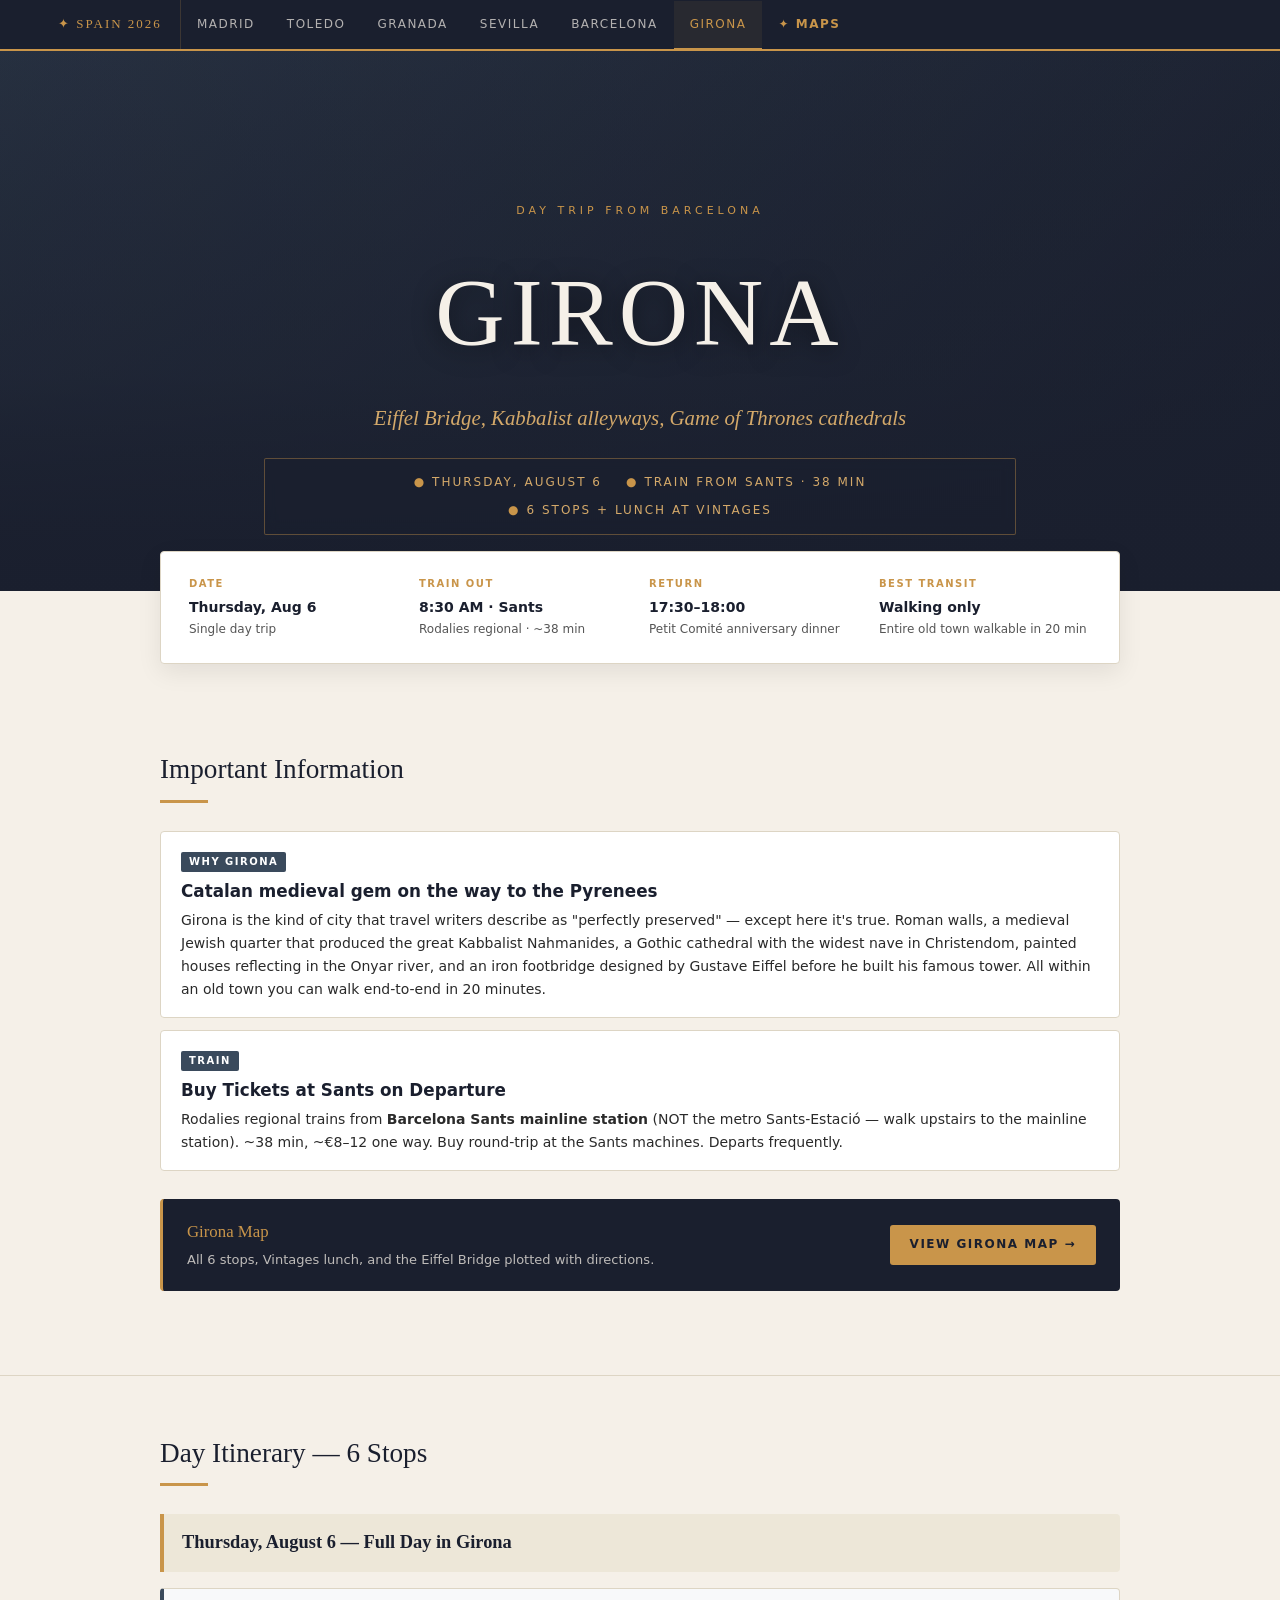
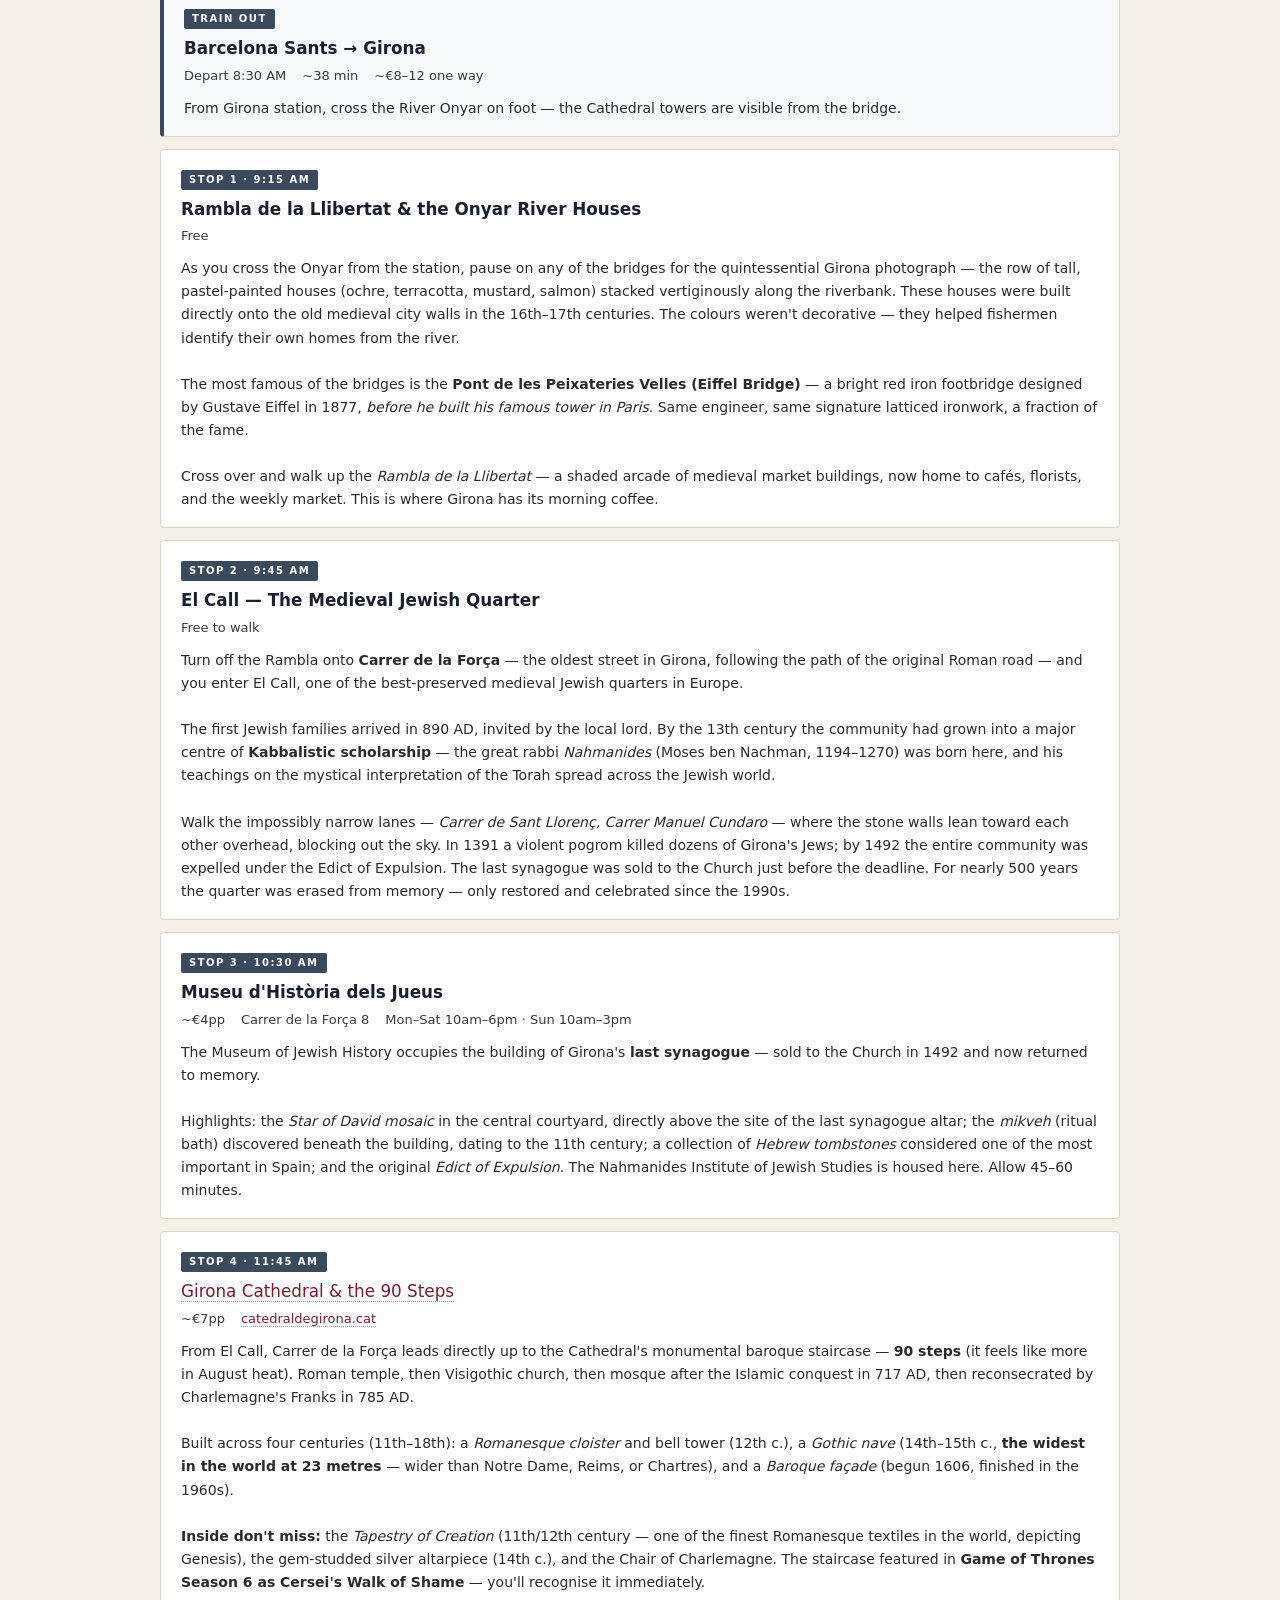
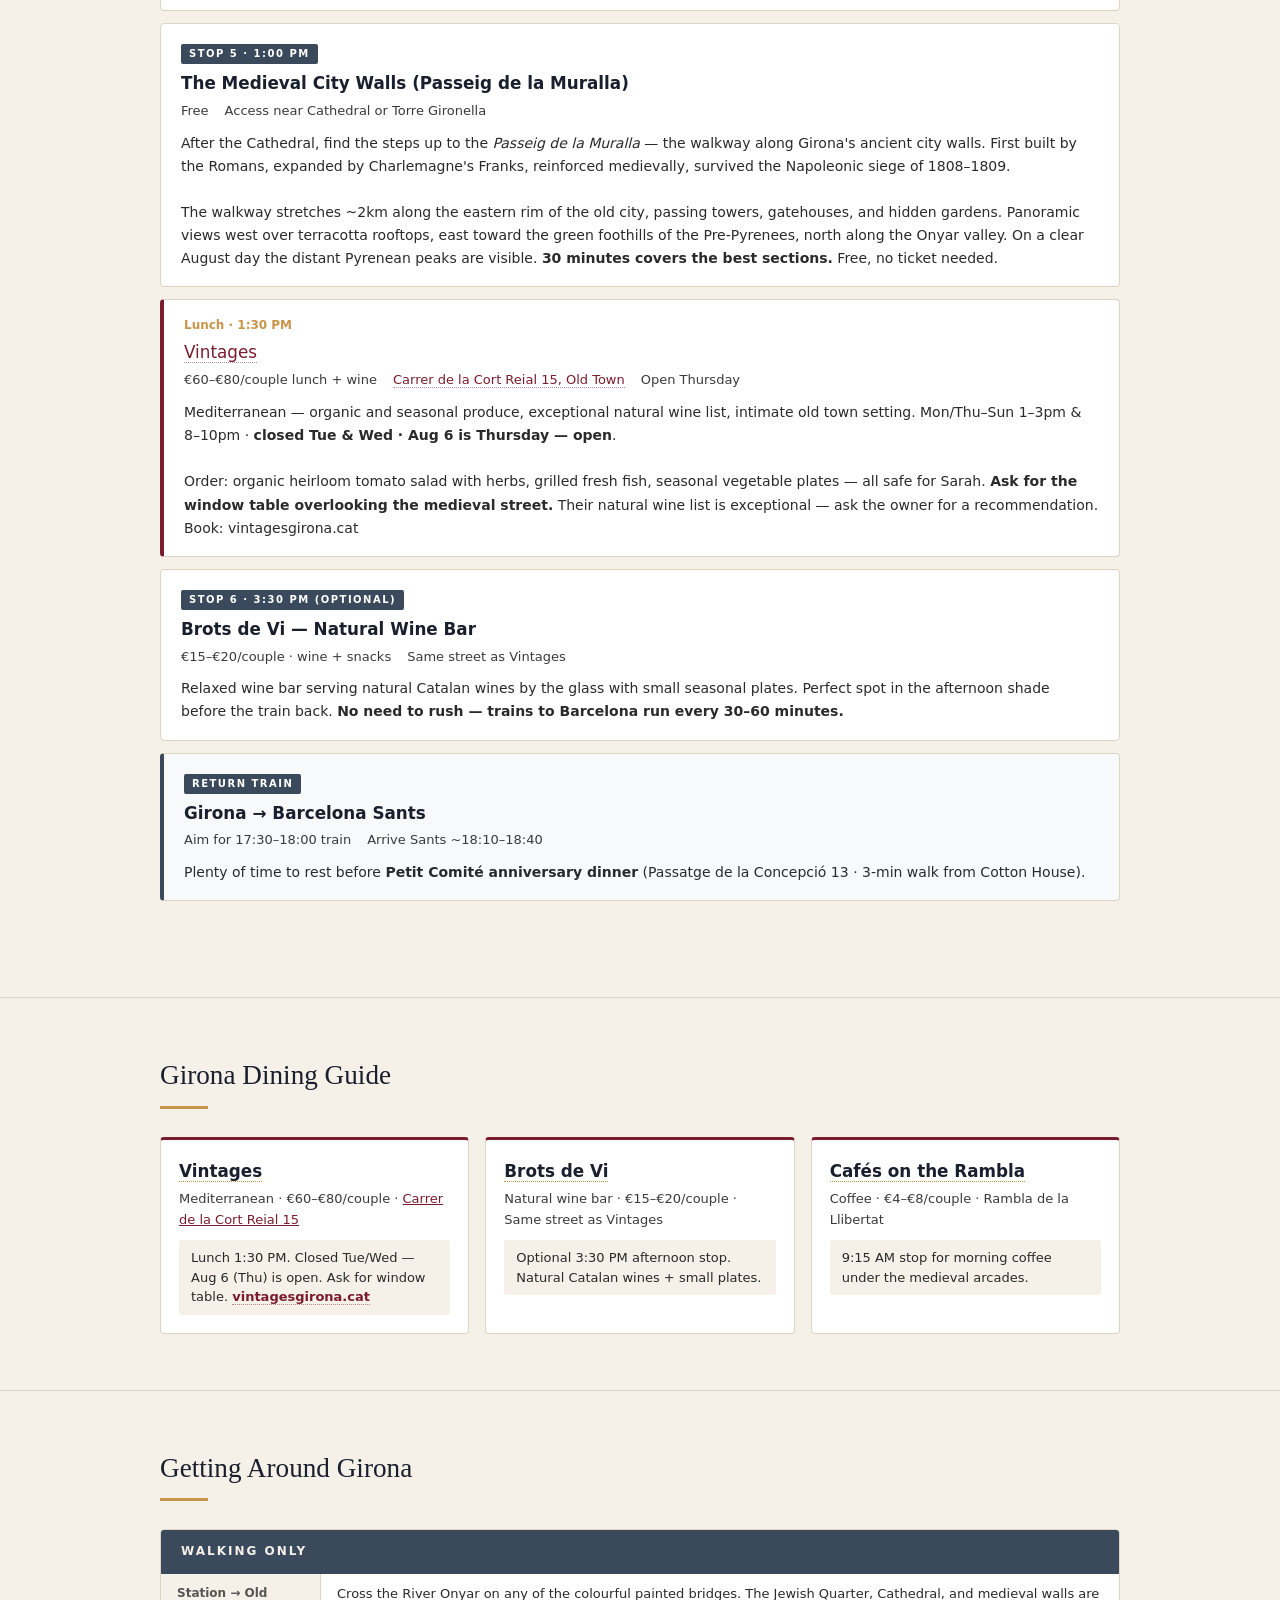
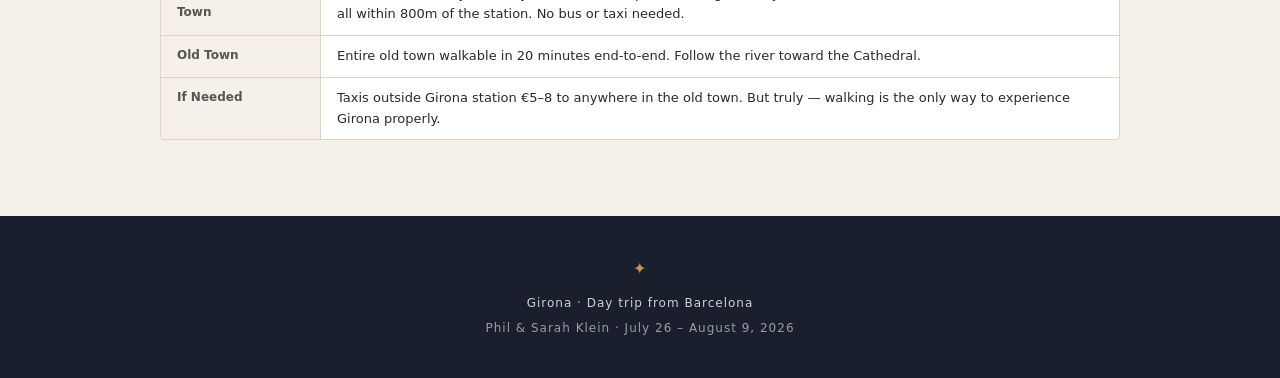
<file: girona.html>
<!DOCTYPE html>
<html lang="en">
<head>
<meta charset="UTF-8">
<meta name="viewport" content="width=device-width, initial-scale=1.0">
<title>Girona · Spain Anniversary Journey</title>
<link rel="stylesheet" href="styles.css">
<style>
  .city-hero {
    background-image:
      linear-gradient(180deg, rgba(26,31,46,0.4) 0%, rgba(26,31,46,0.55) 60%, rgba(26,31,46,0.95) 100%),
      url('https://images.unsplash.com/photo-1558642084-fd07fae5282e?auto=format&fit=crop&w=2400&q=80'),
      linear-gradient(135deg, #3a4a5c, #1a1f2e);
    background-size: cover, cover, cover;
    background-position: center;
    background-color: #1f2a3a;
  }
</style>
</head>
<body>

<div class="nav-wrapper">
  <nav class="nav">
    <a href="index.html" class="brand">✦ Spain 2026</a>
    <a href="madrid.html">Madrid</a>
    <a href="toledo.html">Toledo</a>
    <a href="granada.html">Granada</a>
    <a href="sevilla.html">Sevilla</a>
    <a href="barcelona.html">Barcelona</a>
    <a href="girona.html" class="active">Girona</a>
    <a href="map.html" class="maps-link">✦ Maps</a>
  </nav>
</div>

<div class="city-hero">
  <div class="city-hero-content">
    <div class="city-hero-eyebrow">Day Trip from Barcelona</div>
    <h1>Girona</h1>
    <div class="city-hero-subtitle">Eiffel Bridge, Kabbalist alleyways, Game of Thrones cathedrals</div>
    <div class="city-hero-meta">
      <span><span class="dot">●</span> Thursday, August 6</span>
      <span><span class="dot">●</span> Train from Sants · 38 min</span>
      <span><span class="dot">●</span> 6 stops + lunch at Vintages</span>
    </div>
  </div>
</div>

<div class="container">
  <div class="quick-info">
    <div class="quick-info-item">
      <div class="label">Date</div>
      <div class="value">Thursday, Aug 6</div>
      <div class="sub">Single day trip</div>
    </div>
    <div class="quick-info-item">
      <div class="label">Train Out</div>
      <div class="value">8:30 AM · Sants</div>
      <div class="sub">Rodalies regional · ~38 min</div>
    </div>
    <div class="quick-info-item">
      <div class="label">Return</div>
      <div class="value">17:30–18:00</div>
      <div class="sub">Petit Comité anniversary dinner</div>
    </div>
    <div class="quick-info-item">
      <div class="label">Best Transit</div>
      <div class="value">Walking only</div>
      <div class="sub">Entire old town walkable in 20 min</div>
    </div>
  </div>
</div>

<section>
  <div class="container">
    <h2 class="section-title">Important Information</h2>
    <div class="section-divider"></div>

    <div class="activity">
      <div class="activity-tag tag-info">Why Girona</div>
      <h4>Catalan medieval gem on the way to the Pyrenees</h4>
      <p>Girona is the kind of city that travel writers describe as "perfectly preserved" — except here it's true. Roman walls, a medieval Jewish quarter that produced the great Kabbalist Nahmanides, a Gothic cathedral with the widest nave in Christendom, painted houses reflecting in the Onyar river, and an iron footbridge designed by Gustave Eiffel before he built his famous tower. All within an old town you can walk end-to-end in 20 minutes.</p>
    </div>

    <div class="activity">
      <div class="activity-tag tag-info">Train</div>
      <h4>Buy Tickets at Sants on Departure</h4>
      <p>Rodalies regional trains from <strong>Barcelona Sants mainline station</strong> (NOT the metro Sants-Estació — walk upstairs to the mainline station). ~38 min, ~€8–12 one way. Buy round-trip at the Sants machines. Departs frequently.</p>
    </div>

    <div class="map-cta">
      <div class="text">
        <div class="text-title">Girona Map</div>
        <div class="text-sub">All 6 stops, Vintages lunch, and the Eiffel Bridge plotted with directions.</div>
      </div>
      <a href="map.html#girona">View Girona Map →</a>
    </div>
  </div>
</section>

<section>
  <div class="container">
    <h2 class="section-title">Day Itinerary — 6 Stops</h2>
    <div class="section-divider"></div>

    <div class="day">
      <div class="day-header">
        <h3>Thursday, August 6 — Full Day in Girona</h3>
      </div>

      <div class="activity transit-info">
        <div class="activity-tag tag-info">Train Out</div>
        <h4>Barcelona Sants → Girona</h4>
        <div class="meta"><span>Depart 8:30 AM</span><span>~38 min</span><span>~€8–12 one way</span></div>
        <p>From Girona station, cross the River Onyar on foot — the Cathedral towers are visible from the bridge.</p>
      </div>

      <div class="activity">
        <div class="activity-tag tag-info">Stop 1 · 9:15 AM</div>
        <h4>Rambla de la Llibertat &amp; the Onyar River Houses</h4>
        <div class="meta"><span>Free</span></div>
        <p>As you cross the Onyar from the station, pause on any of the bridges for the quintessential Girona photograph — the row of tall, pastel-painted houses (ochre, terracotta, mustard, salmon) stacked vertiginously along the riverbank. These houses were built directly onto the old medieval city walls in the 16th–17th centuries. The colours weren't decorative — they helped fishermen identify their own homes from the river.<br><br>
        The most famous of the bridges is the <strong>Pont de les Peixateries Velles (Eiffel Bridge)</strong> — a bright red iron footbridge designed by Gustave Eiffel in 1877, <em>before he built his famous tower in Paris</em>. Same engineer, same signature latticed ironwork, a fraction of the fame.<br><br>
        Cross over and walk up the <em>Rambla de la Llibertat</em> — a shaded arcade of medieval market buildings, now home to cafés, florists, and the weekly market. This is where Girona has its morning coffee.</p>
      </div>

      <div class="activity">
        <div class="activity-tag tag-info">Stop 2 · 9:45 AM</div>
        <h4>El Call — The Medieval Jewish Quarter</h4>
        <div class="meta"><span>Free to walk</span></div>
        <p>Turn off the Rambla onto <strong>Carrer de la Força</strong> — the oldest street in Girona, following the path of the original Roman road — and you enter El Call, one of the best-preserved medieval Jewish quarters in Europe.<br><br>
        The first Jewish families arrived in 890 AD, invited by the local lord. By the 13th century the community had grown into a major centre of <strong>Kabbalistic scholarship</strong> — the great rabbi <em>Nahmanides</em> (Moses ben Nachman, 1194–1270) was born here, and his teachings on the mystical interpretation of the Torah spread across the Jewish world.<br><br>
        Walk the impossibly narrow lanes — <em>Carrer de Sant Llorenç, Carrer Manuel Cundaro</em> — where the stone walls lean toward each other overhead, blocking out the sky. In 1391 a violent pogrom killed dozens of Girona's Jews; by 1492 the entire community was expelled under the Edict of Expulsion. The last synagogue was sold to the Church just before the deadline. For nearly 500 years the quarter was erased from memory — only restored and celebrated since the 1990s.</p>
      </div>

      <div class="activity">
        <div class="activity-tag tag-info">Stop 3 · 10:30 AM</div>
        <h4>Museu d'Història dels Jueus</h4>
        <div class="meta"><span>~€4pp</span><span>Carrer de la Força 8</span><span>Mon–Sat 10am–6pm · Sun 10am–3pm</span></div>
        <p>The Museum of Jewish History occupies the building of Girona's <strong>last synagogue</strong> — sold to the Church in 1492 and now returned to memory.<br><br>
        Highlights: the <em>Star of David mosaic</em> in the central courtyard, directly above the site of the last synagogue altar; the <em>mikveh</em> (ritual bath) discovered beneath the building, dating to the 11th century; a collection of <em>Hebrew tombstones</em> considered one of the most important in Spain; and the original <em>Edict of Expulsion</em>. The Nahmanides Institute of Jewish Studies is housed here. Allow 45–60 minutes.</p>
      </div>

      <div class="activity">
        <div class="activity-tag tag-info">Stop 4 · 11:45 AM</div>
        <h4><a href="https://www.catedraldegirona.cat/en" target="_blank" rel="noopener">Girona Cathedral &amp; the 90 Steps</a></h4>
        <div class="meta"><span>~€7pp</span><span><a href="https://www.catedraldegirona.cat/en" target="_blank" rel="noopener">catedraldegirona.cat</a></span></div>
        <p>From El Call, Carrer de la Força leads directly up to the Cathedral's monumental baroque staircase — <strong>90 steps</strong> (it feels like more in August heat). Roman temple, then Visigothic church, then mosque after the Islamic conquest in 717 AD, then reconsecrated by Charlemagne's Franks in 785 AD.<br><br>
        Built across four centuries (11th–18th): a <em>Romanesque cloister</em> and bell tower (12th c.), a <em>Gothic nave</em> (14th–15th c., <strong>the widest in the world at 23 metres</strong> — wider than Notre Dame, Reims, or Chartres), and a <em>Baroque façade</em> (begun 1606, finished in the 1960s).<br><br>
        <strong>Inside don't miss:</strong> the <em>Tapestry of Creation</em> (11th/12th century — one of the finest Romanesque textiles in the world, depicting Genesis), the gem-studded silver altarpiece (14th c.), and the Chair of Charlemagne. The staircase featured in <strong>Game of Thrones Season 6 as Cersei's Walk of Shame</strong> — you'll recognise it immediately.</p>
      </div>

      <div class="activity">
        <div class="activity-tag tag-info">Stop 5 · 1:00 PM</div>
        <h4>The Medieval City Walls (Passeig de la Muralla)</h4>
        <div class="meta"><span>Free</span><span>Access near Cathedral or Torre Gironella</span></div>
        <p>After the Cathedral, find the steps up to the <em>Passeig de la Muralla</em> — the walkway along Girona's ancient city walls. First built by the Romans, expanded by Charlemagne's Franks, reinforced medievally, survived the Napoleonic siege of 1808–1809.<br><br>
        The walkway stretches ~2km along the eastern rim of the old city, passing towers, gatehouses, and hidden gardens. Panoramic views west over terracotta rooftops, east toward the green foothills of the Pre-Pyrenees, north along the Onyar valley. On a clear August day the distant Pyrenean peaks are visible. <strong>30 minutes covers the best sections.</strong> Free, no ticket needed.</p>
      </div>

      <div class="activity dining">
        <div class="michelin">Lunch · 1:30 PM</div>
        <h4><a href="https://vintagesgirona.cat" target="_blank" rel="noopener">Vintages</a></h4>
        <div class="meta"><span>€60–€80/couple lunch + wine</span><span><a href="https://maps.google.com/?q=Vintages,+Carrer+de+la+Cort+Reial+15,+Girona" target="_blank" rel="noopener">Carrer de la Cort Reial 15, Old Town</a></span><span>Open Thursday</span></div>
        <p>Mediterranean — organic and seasonal produce, exceptional natural wine list, intimate old town setting. Mon/Thu–Sun 1–3pm &amp; 8–10pm · <strong>closed Tue &amp; Wed · Aug 6 is Thursday — open</strong>.<br><br>
        Order: organic heirloom tomato salad with herbs, grilled fresh fish, seasonal vegetable plates — all safe for Sarah. <strong>Ask for the window table overlooking the medieval street.</strong> Their natural wine list is exceptional — ask the owner for a recommendation. Book: vintagesgirona.cat</p>
      </div>

      <div class="activity">
        <div class="activity-tag tag-info">Stop 6 · 3:30 PM (Optional)</div>
        <h4>Brots de Vi — Natural Wine Bar</h4>
        <div class="meta"><span>€15–€20/couple · wine + snacks</span><span>Same street as Vintages</span></div>
        <p>Relaxed wine bar serving natural Catalan wines by the glass with small seasonal plates. Perfect spot in the afternoon shade before the train back. <strong>No need to rush — trains to Barcelona run every 30–60 minutes.</strong></p>
      </div>

      <div class="activity transit-info">
        <div class="activity-tag tag-info">Return Train</div>
        <h4>Girona → Barcelona Sants</h4>
        <div class="meta"><span>Aim for 17:30–18:00 train</span><span>Arrive Sants ~18:10–18:40</span></div>
        <p>Plenty of time to rest before <strong>Petit Comité anniversary dinner</strong> (Passatge de la Concepció 13 · 3-min walk from Cotton House).</p>
      </div>
    </div>
  </div>
</section>

<section>
  <div class="container">
    <h2 class="section-title">Girona Dining Guide</h2>
    <div class="section-divider"></div>

    <div class="dining-grid">
      <div class="dining-card">
        <div class="restaurant-name"><a href="https://vintagesgirona.cat" target="_blank" rel="noopener">Vintages</a></div>
        <div class="restaurant-meta">Mediterranean · €60–€80/couple · <a href="https://maps.google.com/?q=Vintages,+Carrer+de+la+Cort+Reial+15,+Girona" target="_blank" rel="noopener">Carrer de la Cort Reial 15</a></div>
        <div class="restaurant-note">Lunch 1:30 PM. Closed Tue/Wed — Aug 6 (Thu) is open. Ask for window table. <a href="https://vintagesgirona.cat" target="_blank" rel="noopener">vintagesgirona.cat</a></div>
      </div>
      <div class="dining-card">
        <div class="restaurant-name"><a href="https://maps.google.com/?q=Brots+de+Vi,+Girona" target="_blank" rel="noopener">Brots de Vi</a></div>
        <div class="restaurant-meta">Natural wine bar · €15–€20/couple · Same street as Vintages</div>
        <div class="restaurant-note">Optional 3:30 PM afternoon stop. Natural Catalan wines + small plates.</div>
      </div>
      <div class="dining-card">
        <div class="restaurant-name"><a href="https://maps.google.com/?q=Rambla+de+la+Llibertat,+Girona" target="_blank" rel="noopener">Cafés on the Rambla</a></div>
        <div class="restaurant-meta">Coffee · €4–€8/couple · Rambla de la Llibertat</div>
        <div class="restaurant-note">9:15 AM stop for morning coffee under the medieval arcades.</div>
      </div>
    </div>
  </div>
</section>

<section>
  <div class="container">
    <h2 class="section-title">Getting Around Girona</h2>
    <div class="section-divider"></div>

    <div class="transit-city">
      <div class="transit-city-header">Walking Only</div>
      <div class="transit-row">
        <div class="transit-label">Station → Old Town</div>
        <div class="transit-value">Cross the River Onyar on any of the colourful painted bridges. The Jewish Quarter, Cathedral, and medieval walls are all within 800m of the station. No bus or taxi needed.</div>
      </div>
      <div class="transit-row">
        <div class="transit-label">Old Town</div>
        <div class="transit-value">Entire old town walkable in 20 minutes end-to-end. Follow the river toward the Cathedral.</div>
      </div>
      <div class="transit-row">
        <div class="transit-label">If Needed</div>
        <div class="transit-value">Taxis outside Girona station €5–8 to anywhere in the old town. But truly — walking is the only way to experience Girona properly.</div>
      </div>
    </div>
  </div>
</section>

<footer class="footer">
  <div class="ornament">✦</div>
  <div class="footer-line">Girona · Day trip from Barcelona</div>
  <div>Phil &amp; Sarah Klein · July 26 – August 9, 2026</div>
</footer>

<a href="#" class="back-to-top" id="backToTop">↑</a>
<script>
  const btn = document.getElementById('backToTop');
  window.addEventListener('scroll', () => btn.classList.toggle('visible', window.scrollY > 400));
</script>
</body>
</html>
</file>
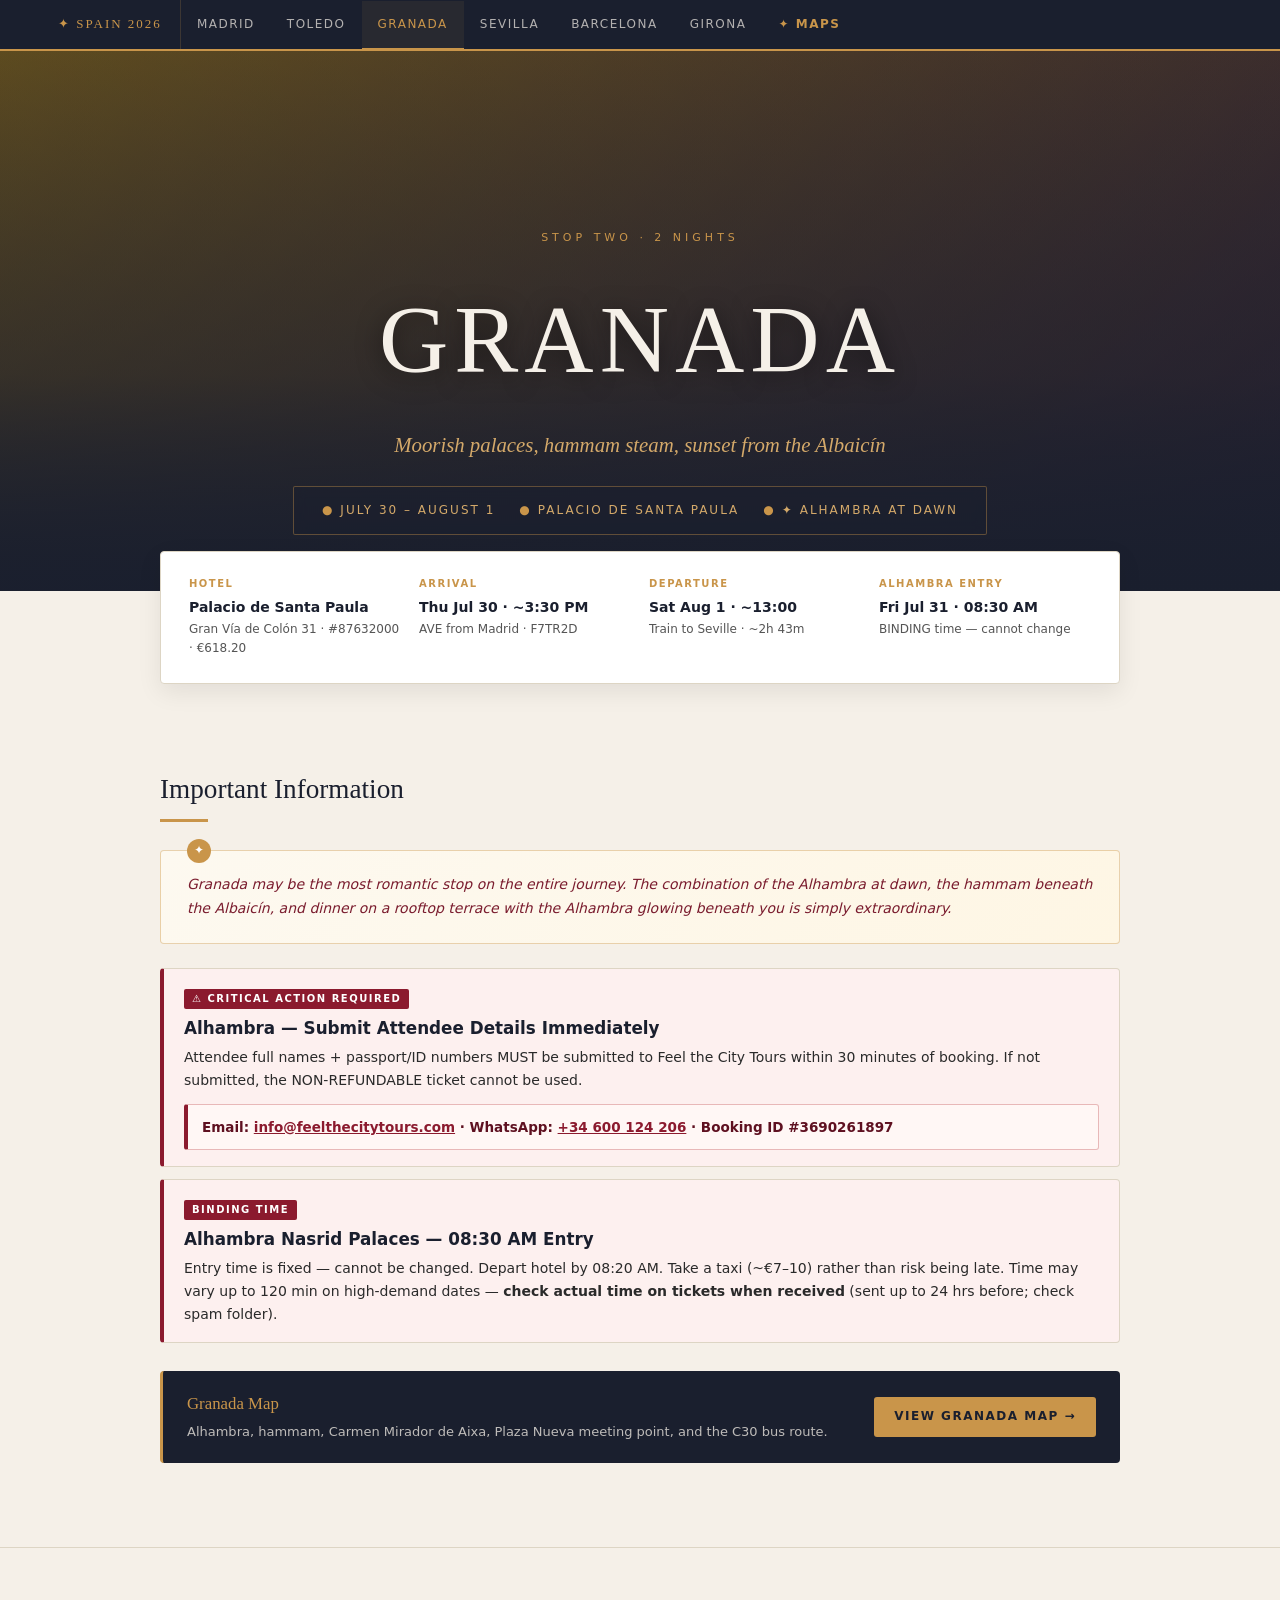
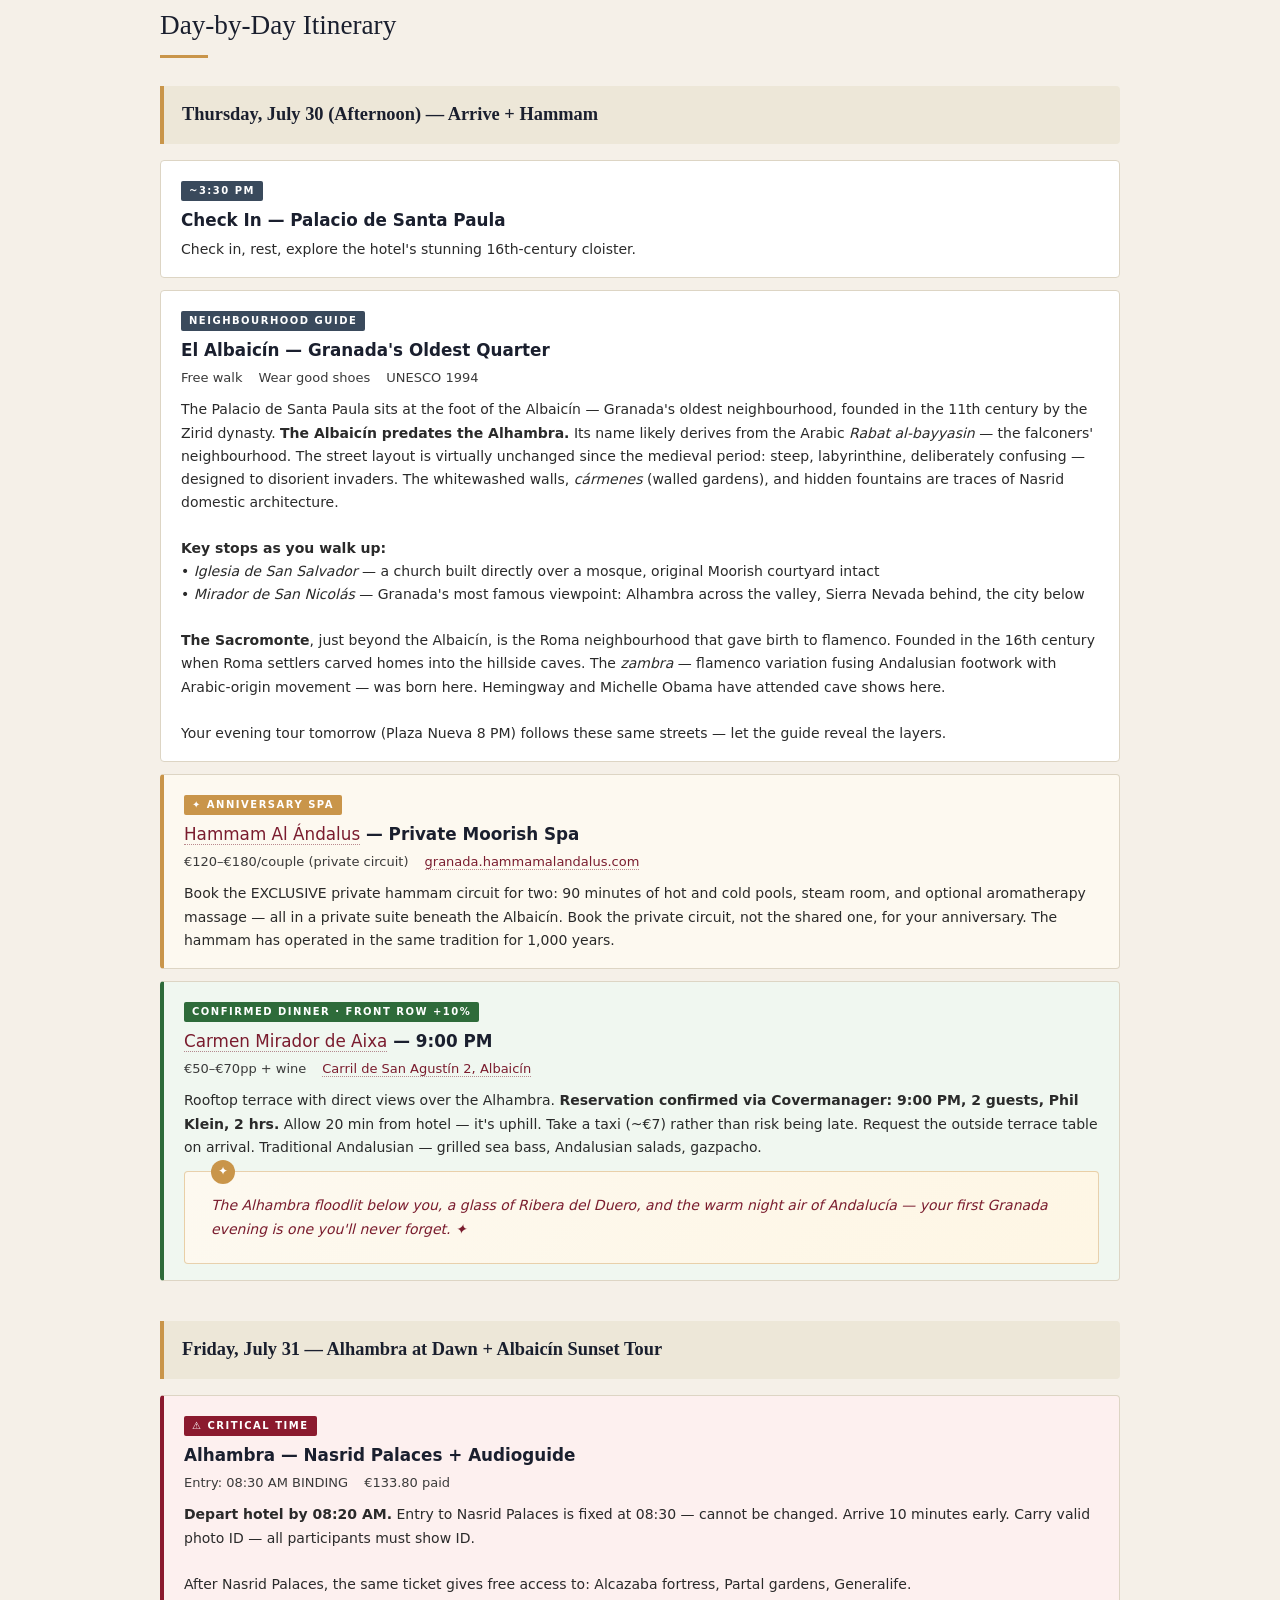
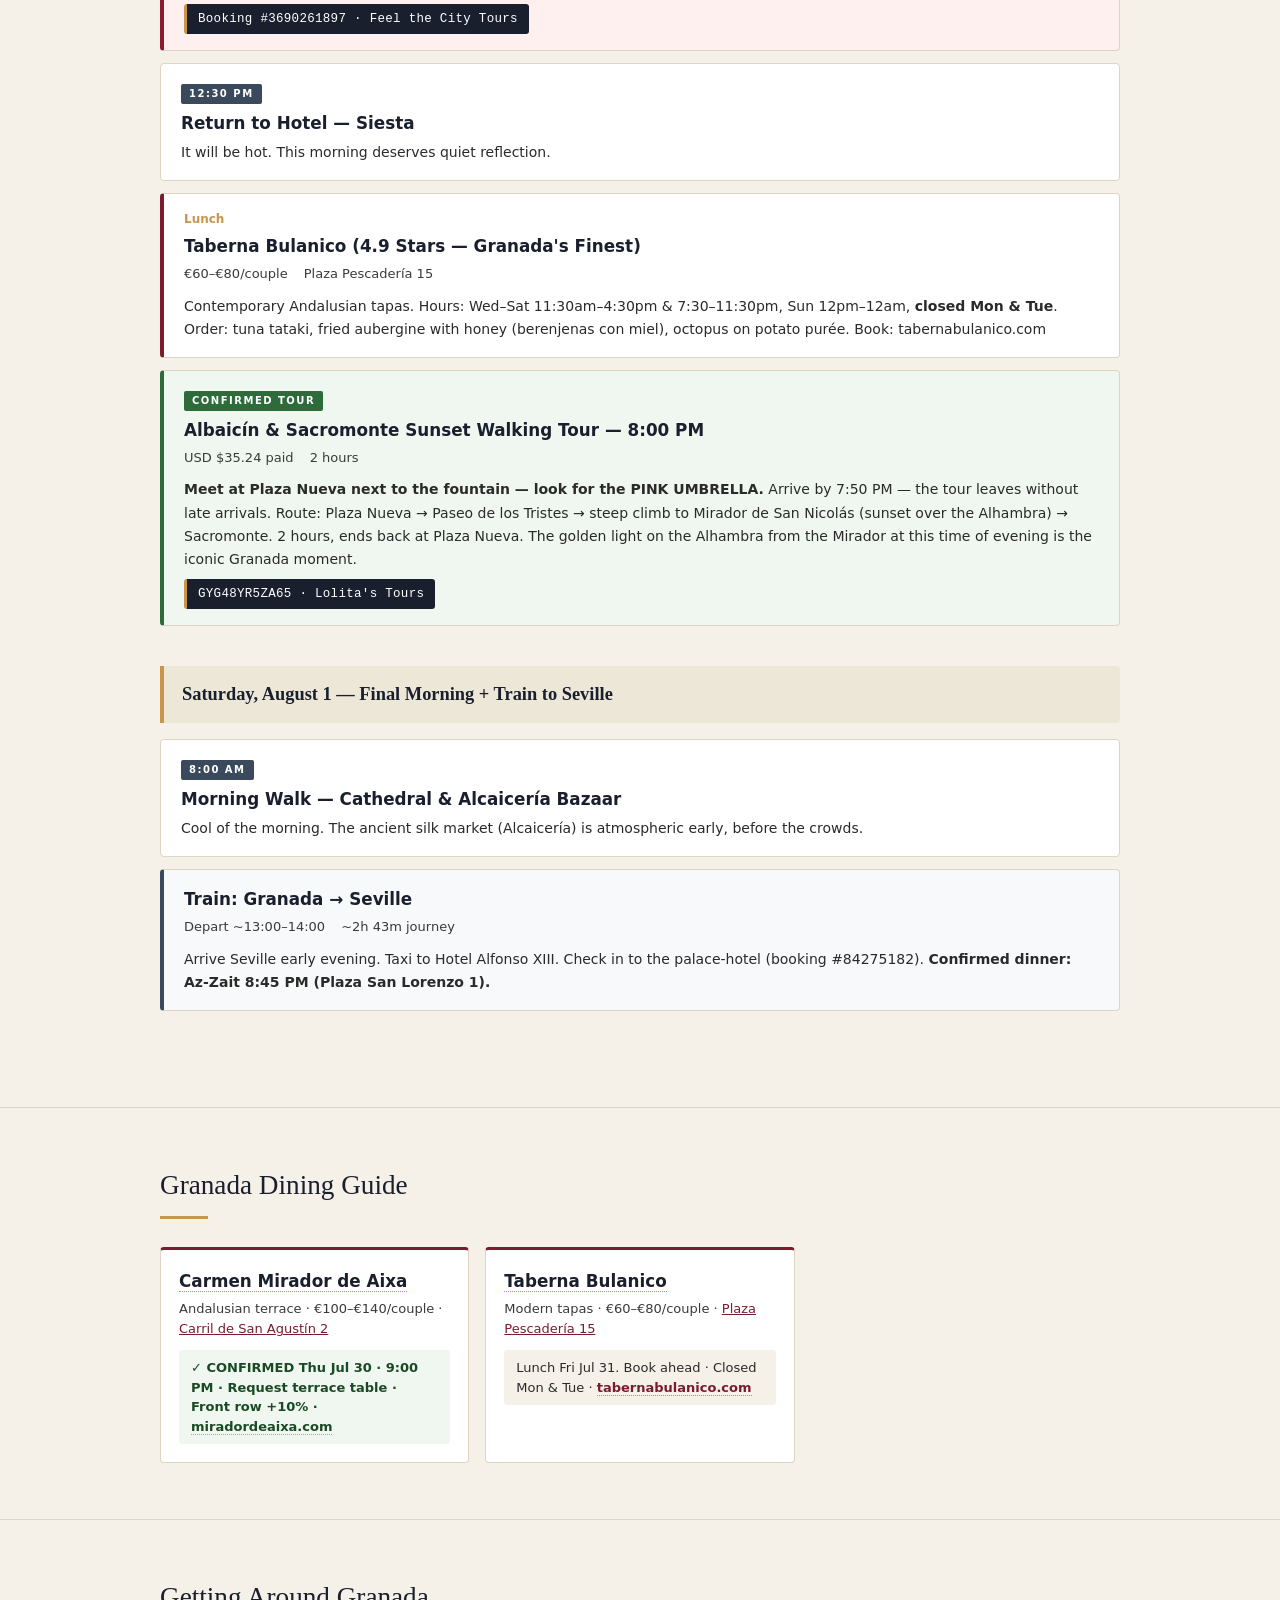
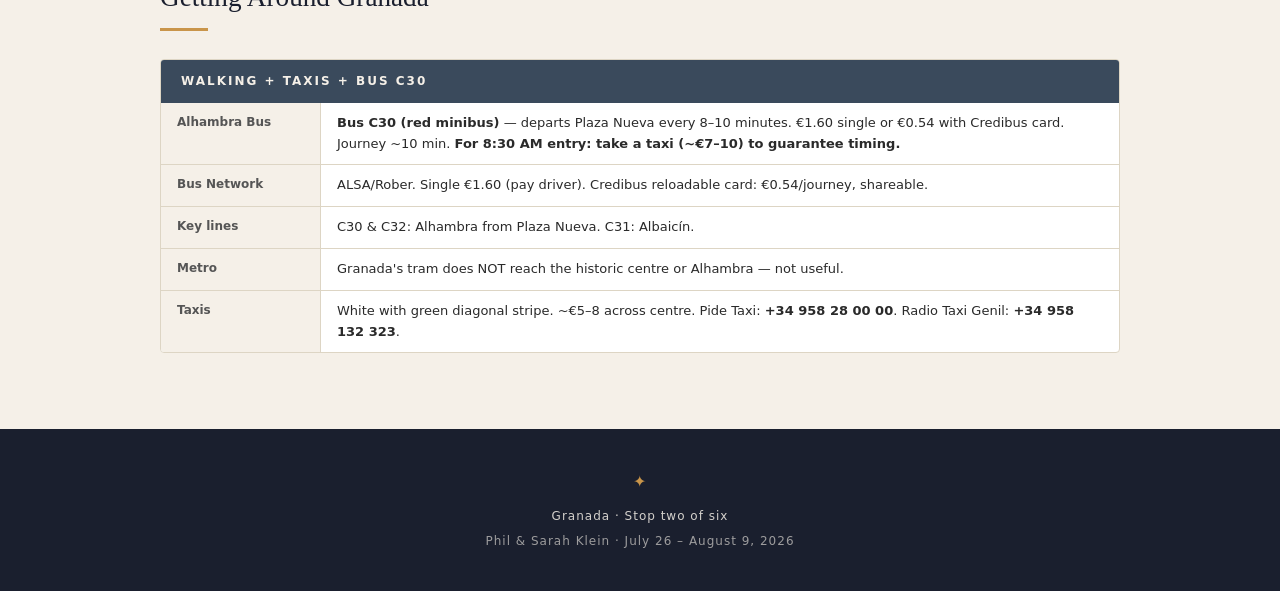
<file: granada.html>
<!DOCTYPE html>
<html lang="en">
<head>
<meta charset="UTF-8">
<meta name="viewport" content="width=device-width, initial-scale=1.0">
<title>Granada · Spain Anniversary Journey</title>
<link rel="stylesheet" href="styles.css">
<style>
  .city-hero {
    background-image:
      linear-gradient(180deg, rgba(26,31,46,0.35) 0%, rgba(26,31,46,0.55) 60%, rgba(26,31,46,0.95) 100%),
      url('https://images.unsplash.com/photo-1543783207-ec64e4d95325?auto=format&fit=crop&w=2400&q=85'),
      linear-gradient(135deg, #b8860b, #4a2438);
    background-size: cover, cover, cover;
    background-position: center 35%;
    background-color: #4a2438;
  }
</style>
</head>
<body>

<div class="nav-wrapper">
  <nav class="nav">
    <a href="index.html" class="brand">✦ Spain 2026</a>
    <a href="madrid.html">Madrid</a>
    <a href="toledo.html">Toledo</a>
    <a href="granada.html" class="active">Granada</a>
    <a href="sevilla.html">Sevilla</a>
    <a href="barcelona.html">Barcelona</a>
    <a href="girona.html">Girona</a>
    <a href="map.html" class="maps-link">✦ Maps</a>
  </nav>
</div>

<div class="city-hero">
  <div class="city-hero-content">
    <div class="city-hero-eyebrow">Stop Two · 2 Nights</div>
    <h1>Granada</h1>
    <div class="city-hero-subtitle">Moorish palaces, hammam steam, sunset from the Albaicín</div>
    <div class="city-hero-meta">
      <span><span class="dot">●</span> July 30 – August 1</span>
      <span><span class="dot">●</span> Palacio de Santa Paula</span>
      <span><span class="dot">●</span> ✦ Alhambra at dawn</span>
    </div>
  </div>
</div>

<div class="container">
  <div class="quick-info">
    <div class="quick-info-item">
      <div class="label">Hotel</div>
      <div class="value">Palacio de Santa Paula</div>
      <div class="sub">Gran Vía de Colón 31 · #87632000 · €618.20</div>
    </div>
    <div class="quick-info-item">
      <div class="label">Arrival</div>
      <div class="value">Thu Jul 30 · ~3:30 PM</div>
      <div class="sub">AVE from Madrid · F7TR2D</div>
    </div>
    <div class="quick-info-item">
      <div class="label">Departure</div>
      <div class="value">Sat Aug 1 · ~13:00</div>
      <div class="sub">Train to Seville · ~2h 43m</div>
    </div>
    <div class="quick-info-item">
      <div class="label">Alhambra Entry</div>
      <div class="value">Fri Jul 31 · 08:30 AM</div>
      <div class="sub">BINDING time — cannot change</div>
    </div>
  </div>
</div>

<section>
  <div class="container">
    <h2 class="section-title">Important Information</h2>
    <div class="section-divider"></div>

    <div class="anniversary-moment">
      <p>Granada may be the most romantic stop on the entire journey. The combination of the Alhambra at dawn, the hammam beneath the Albaicín, and dinner on a rooftop terrace with the Alhambra glowing beneath you is simply extraordinary.</p>
    </div>

    <div class="activity alert">
      <div class="activity-tag tag-alert">⚠ Critical Action Required</div>
      <h4>Alhambra — Submit Attendee Details Immediately</h4>
      <p>Attendee full names + passport/ID numbers MUST be submitted to Feel the City Tours within 30 minutes of booking. If not submitted, the NON-REFUNDABLE ticket cannot be used.</p>
      <div class="action">Email: <a href="mailto:info@feelthecitytours.com">info@feelthecitytours.com</a> · WhatsApp: <a href="tel:+34600124206">+34 600 124 206</a> · Booking ID #3690261897</div>
    </div>

    <div class="activity alert">
      <div class="activity-tag tag-alert">Binding Time</div>
      <h4>Alhambra Nasrid Palaces — 08:30 AM Entry</h4>
      <p>Entry time is fixed — cannot be changed. Depart hotel by 08:20 AM. Take a taxi (~€7–10) rather than risk being late. Time may vary up to 120 min on high-demand dates — <strong>check actual time on tickets when received</strong> (sent up to 24 hrs before; check spam folder).</p>
    </div>

    <div class="map-cta">
      <div class="text">
        <div class="text-title">Granada Map</div>
        <div class="text-sub">Alhambra, hammam, Carmen Mirador de Aixa, Plaza Nueva meeting point, and the C30 bus route.</div>
      </div>
      <a href="map.html#granada">View Granada Map →</a>
    </div>
  </div>
</section>

<section>
  <div class="container">
    <h2 class="section-title">Day-by-Day Itinerary</h2>
    <div class="section-divider"></div>

    <div class="day">
      <div class="day-header">
        <h3>Thursday, July 30 (Afternoon) — Arrive + Hammam</h3>
      </div>

      <div class="activity">
        <div class="activity-tag tag-info">~3:30 PM</div>
        <h4>Check In — Palacio de Santa Paula</h4>
        <p>Check in, rest, explore the hotel's stunning 16th-century cloister.</p>
      </div>

      <div class="activity">
        <div class="activity-tag tag-info">Neighbourhood Guide</div>
        <h4>El Albaicín — Granada's Oldest Quarter</h4>
        <div class="meta"><span>Free walk</span><span>Wear good shoes</span><span>UNESCO 1994</span></div>
        <p>The Palacio de Santa Paula sits at the foot of the Albaicín — Granada's oldest neighbourhood, founded in the 11th century by the Zirid dynasty. <strong>The Albaicín predates the Alhambra.</strong> Its name likely derives from the Arabic <em>Rabat al-bayyasin</em> — the falconers' neighbourhood. The street layout is virtually unchanged since the medieval period: steep, labyrinthine, deliberately confusing — designed to disorient invaders. The whitewashed walls, <em>cármenes</em> (walled gardens), and hidden fountains are traces of Nasrid domestic architecture.<br><br>
        <strong>Key stops as you walk up:</strong><br>
        • <em>Iglesia de San Salvador</em> — a church built directly over a mosque, original Moorish courtyard intact<br>
        • <em>Mirador de San Nicolás</em> — Granada's most famous viewpoint: Alhambra across the valley, Sierra Nevada behind, the city below<br><br>
        <strong>The Sacromonte</strong>, just beyond the Albaicín, is the Roma neighbourhood that gave birth to flamenco. Founded in the 16th century when Roma settlers carved homes into the hillside caves. The <em>zambra</em> — flamenco variation fusing Andalusian footwork with Arabic-origin movement — was born here. Hemingway and Michelle Obama have attended cave shows here.<br><br>
        Your evening tour tomorrow (Plaza Nueva 8 PM) follows these same streets — let the guide reveal the layers.</p>
      </div>

      <div class="activity anniversary">
        <div class="activity-tag tag-anniversary">✦ Anniversary Spa</div>
        <h4><a href="https://granada.hammamalandalus.com" target="_blank" rel="noopener">Hammam Al Ándalus</a> — Private Moorish Spa</h4>
        <div class="meta"><span>€120–€180/couple (private circuit)</span><span><a href="https://granada.hammamalandalus.com" target="_blank" rel="noopener">granada.hammamalandalus.com</a></span></div>
        <p>Book the EXCLUSIVE private hammam circuit for two: 90 minutes of hot and cold pools, steam room, and optional aromatherapy massage — all in a private suite beneath the Albaicín. Book the private circuit, not the shared one, for your anniversary. The hammam has operated in the same tradition for 1,000 years.</p>
      </div>

      <div class="activity confirmed">
        <div class="activity-tag tag-confirmed">Confirmed Dinner · Front Row +10%</div>
        <h4><a href="https://www.miradordeaixa.com" target="_blank" rel="noopener">Carmen Mirador de Aixa</a> — 9:00 PM</h4>
        <div class="meta"><span>€50–€70pp + wine</span><span><a href="https://maps.google.com/?q=Carmen+Mirador+de+Aixa,+Granada" target="_blank" rel="noopener">Carril de San Agustín 2, Albaicín</a></span></div>
        <p>Rooftop terrace with direct views over the Alhambra. <strong>Reservation confirmed via Covermanager: 9:00 PM, 2 guests, Phil Klein, 2 hrs.</strong> Allow 20 min from hotel — it's uphill. Take a taxi (~€7) rather than risk being late. Request the outside terrace table on arrival. Traditional Andalusian — grilled sea bass, Andalusian salads, gazpacho.</p>
        <div class="anniversary-moment" style="margin:12px 0 0;">
          <p>The Alhambra floodlit below you, a glass of Ribera del Duero, and the warm night air of Andalucía — your first Granada evening is one you'll never forget. ✦</p>
        </div>
      </div>
    </div>

    <div class="day">
      <div class="day-header">
        <h3>Friday, July 31 — Alhambra at Dawn + Albaicín Sunset Tour</h3>
      </div>

      <div class="activity alert">
        <div class="activity-tag tag-alert">⚠ Critical Time</div>
        <h4>Alhambra — Nasrid Palaces + Audioguide</h4>
        <div class="meta"><span>Entry: 08:30 AM BINDING</span><span>€133.80 paid</span></div>
        <p><strong>Depart hotel by 08:20 AM.</strong> Entry to Nasrid Palaces is fixed at 08:30 — cannot be changed. Arrive 10 minutes early. Carry valid photo ID — all participants must show ID.<br><br>
        After Nasrid Palaces, the same ticket gives free access to: Alcazaba fortress, Partal gardens, Generalife.</p>
        <div class="booking-ref">Booking #3690261897 · Feel the City Tours</div>
      </div>

      <div class="activity">
        <div class="activity-tag tag-info">12:30 PM</div>
        <h4>Return to Hotel — Siesta</h4>
        <p>It will be hot. This morning deserves quiet reflection.</p>
      </div>

      <div class="activity dining">
        <div class="michelin">Lunch</div>
        <h4>Taberna Bulanico (4.9 Stars — Granada's Finest)</h4>
        <div class="meta"><span>€60–€80/couple</span><span>Plaza Pescadería 15</span></div>
        <p>Contemporary Andalusian tapas. Hours: Wed–Sat 11:30am–4:30pm &amp; 7:30–11:30pm, Sun 12pm–12am, <strong>closed Mon &amp; Tue</strong>. Order: tuna tataki, fried aubergine with honey (berenjenas con miel), octopus on potato purée. Book: tabernabulanico.com</p>
      </div>

      <div class="activity confirmed">
        <div class="activity-tag tag-confirmed">Confirmed Tour</div>
        <h4>Albaicín &amp; Sacromonte Sunset Walking Tour — 8:00 PM</h4>
        <div class="meta"><span>USD $35.24 paid</span><span>2 hours</span></div>
        <p><strong>Meet at Plaza Nueva next to the fountain — look for the PINK UMBRELLA.</strong> Arrive by 7:50 PM — the tour leaves without late arrivals. Route: Plaza Nueva → Paseo de los Tristes → steep climb to Mirador de San Nicolás (sunset over the Alhambra) → Sacromonte. 2 hours, ends back at Plaza Nueva. The golden light on the Alhambra from the Mirador at this time of evening is the iconic Granada moment.</p>
        <div class="booking-ref">GYG48YR5ZA65 · Lolita's Tours</div>
      </div>
    </div>

    <div class="day">
      <div class="day-header">
        <h3>Saturday, August 1 — Final Morning + Train to Seville</h3>
      </div>

      <div class="activity">
        <div class="activity-tag tag-info">8:00 AM</div>
        <h4>Morning Walk — Cathedral &amp; Alcaicería Bazaar</h4>
        <p>Cool of the morning. The ancient silk market (Alcaicería) is atmospheric early, before the crowds.</p>
      </div>

      <div class="activity transit-info">
        <h4>Train: Granada → Seville</h4>
        <div class="meta"><span>Depart ~13:00–14:00</span><span>~2h 43m journey</span></div>
        <p>Arrive Seville early evening. Taxi to Hotel Alfonso XIII. Check in to the palace-hotel (booking #84275182). <strong>Confirmed dinner: Az-Zait 8:45 PM (Plaza San Lorenzo 1).</strong></p>
      </div>
    </div>
  </div>
</section>

<section>
  <div class="container">
    <h2 class="section-title">Granada Dining Guide</h2>
    <div class="section-divider"></div>

    <div class="dining-grid">
      <div class="dining-card">
        <div class="restaurant-name"><a href="https://www.miradordeaixa.com" target="_blank" rel="noopener">Carmen Mirador de Aixa</a></div>
        <div class="restaurant-meta">Andalusian terrace · €100–€140/couple · <a href="https://maps.google.com/?q=Carmen+Mirador+de+Aixa,+Granada" target="_blank" rel="noopener">Carril de San Agustín 2</a></div>
        <div class="restaurant-note confirmed-note">✓ CONFIRMED Thu Jul 30 · 9:00 PM · Request terrace table · Front row +10% · <a href="https://www.miradordeaixa.com" target="_blank" rel="noopener">miradordeaixa.com</a></div>
      </div>
      <div class="dining-card">
        <div class="restaurant-name"><a href="https://www.tabernabulanico.com" target="_blank" rel="noopener">Taberna Bulanico</a></div>
        <div class="restaurant-meta">Modern tapas · €60–€80/couple · <a href="https://maps.google.com/?q=Taberna+Bulanico,+Plaza+Pescaderia+15,+Granada" target="_blank" rel="noopener">Plaza Pescadería 15</a></div>
        <div class="restaurant-note">Lunch Fri Jul 31. Book ahead · Closed Mon &amp; Tue · <a href="https://www.tabernabulanico.com" target="_blank" rel="noopener">tabernabulanico.com</a></div>
      </div>
    </div>
  </div>
</section>

<section>
  <div class="container">
    <h2 class="section-title">Getting Around Granada</h2>
    <div class="section-divider"></div>

    <div class="transit-city">
      <div class="transit-city-header">Walking + Taxis + Bus C30</div>
      <div class="transit-row">
        <div class="transit-label">Alhambra Bus</div>
        <div class="transit-value"><strong>Bus C30 (red minibus)</strong> — departs Plaza Nueva every 8–10 minutes. €1.60 single or €0.54 with Credibus card. Journey ~10 min. <strong>For 8:30 AM entry: take a taxi (~€7–10) to guarantee timing.</strong></div>
      </div>
      <div class="transit-row">
        <div class="transit-label">Bus Network</div>
        <div class="transit-value">ALSA/Rober. Single €1.60 (pay driver). Credibus reloadable card: €0.54/journey, shareable.</div>
      </div>
      <div class="transit-row">
        <div class="transit-label">Key lines</div>
        <div class="transit-value">C30 &amp; C32: Alhambra from Plaza Nueva. C31: Albaicín.</div>
      </div>
      <div class="transit-row">
        <div class="transit-label">Metro</div>
        <div class="transit-value">Granada's tram does NOT reach the historic centre or Alhambra — not useful.</div>
      </div>
      <div class="transit-row">
        <div class="transit-label">Taxis</div>
        <div class="transit-value">White with green diagonal stripe. ~€5–8 across centre. Pide Taxi: <strong>+34 958 28 00 00</strong>. Radio Taxi Genil: <strong>+34 958 132 323</strong>.</div>
      </div>
    </div>
  </div>
</section>

<footer class="footer">
  <div class="ornament">✦</div>
  <div class="footer-line">Granada · Stop two of six</div>
  <div>Phil &amp; Sarah Klein · July 26 – August 9, 2026</div>
</footer>

<a href="#" class="back-to-top" id="backToTop">↑</a>
<script>
  const btn = document.getElementById('backToTop');
  window.addEventListener('scroll', () => btn.classList.toggle('visible', window.scrollY > 400));
</script>
</body>
</html>
</file>
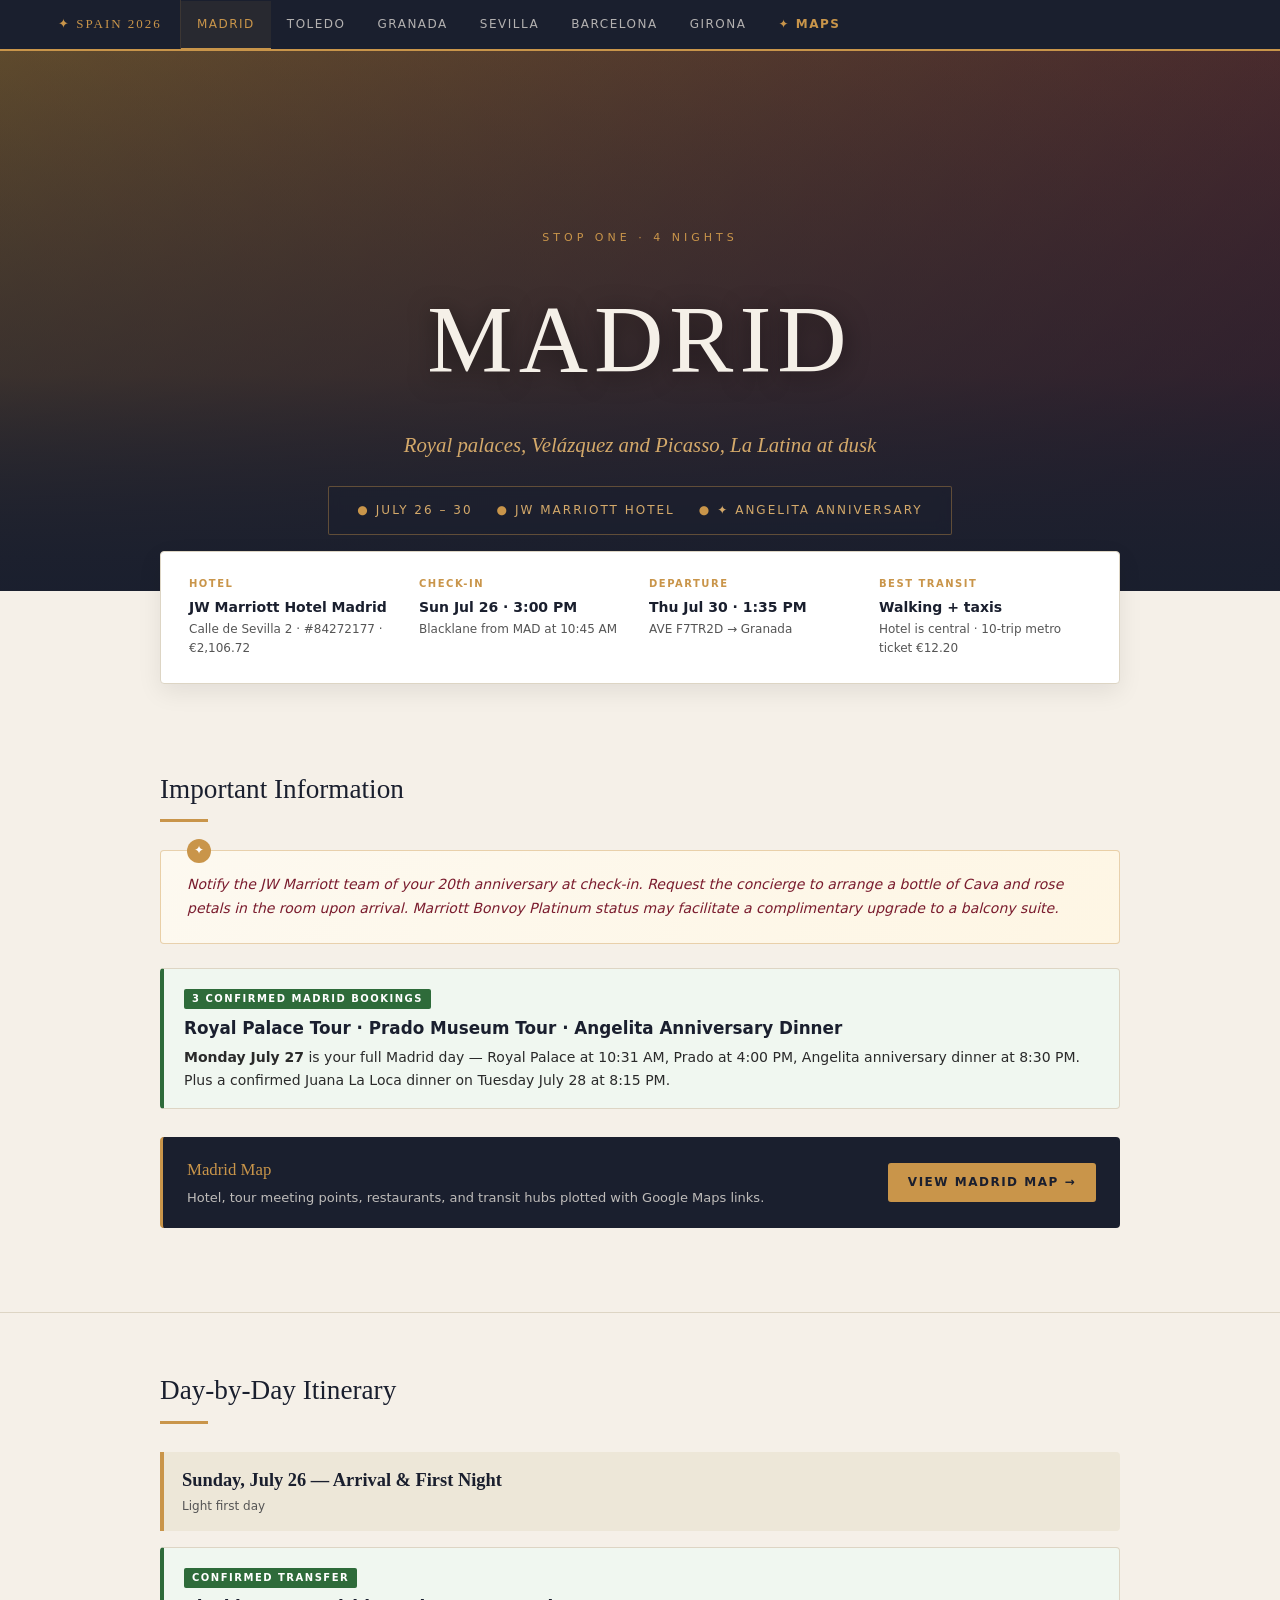
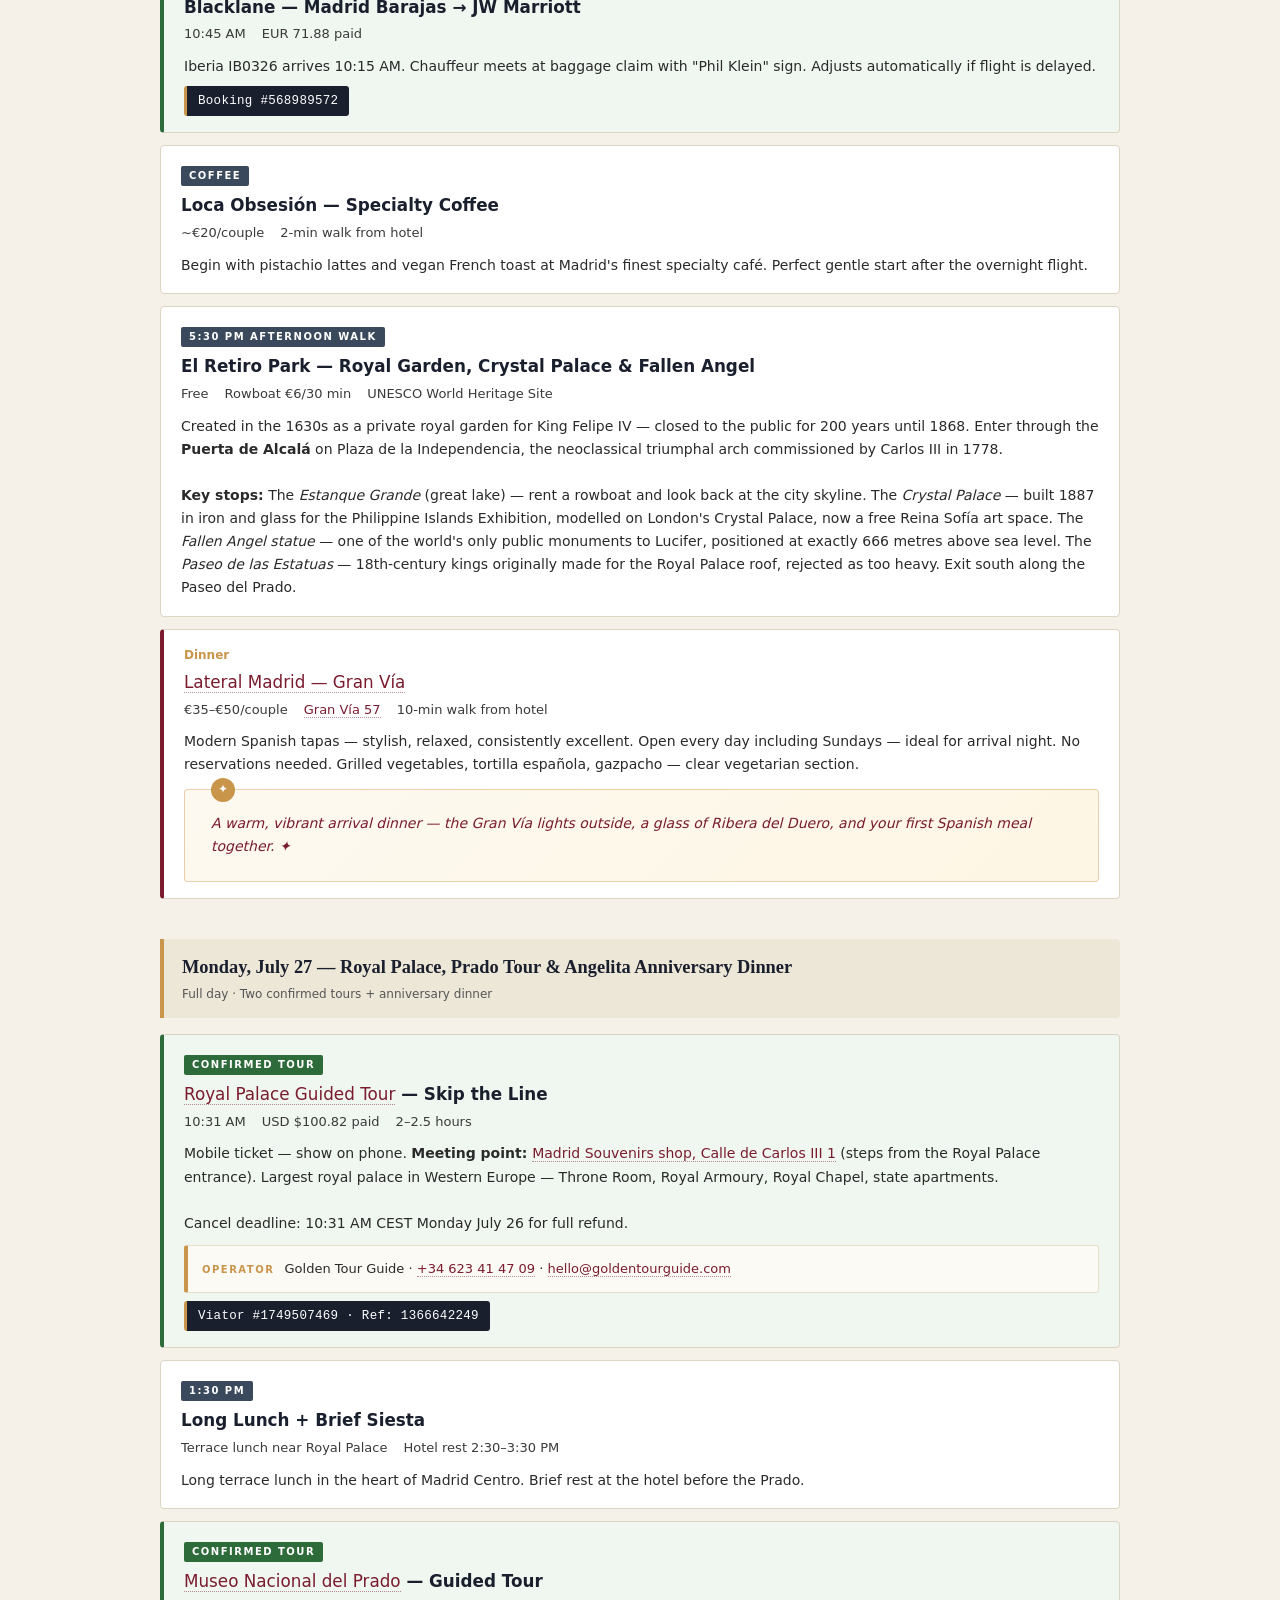
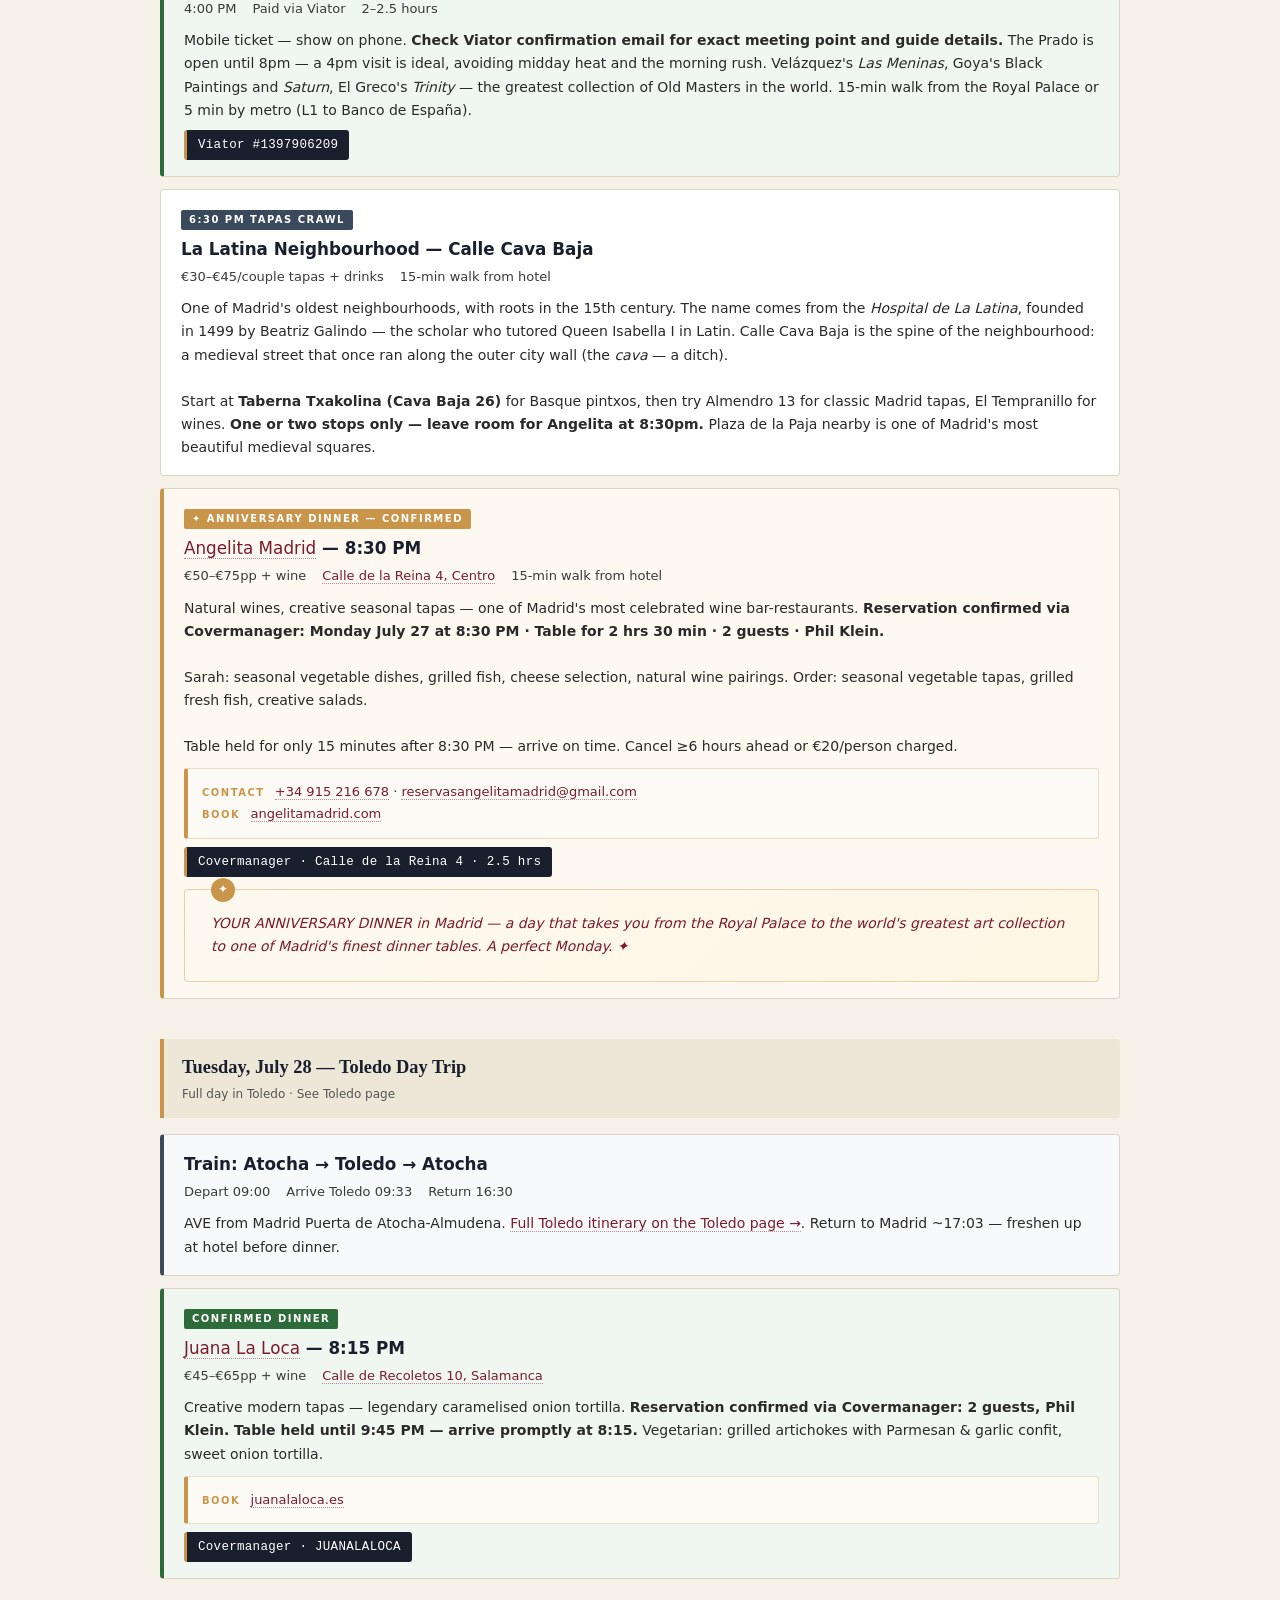
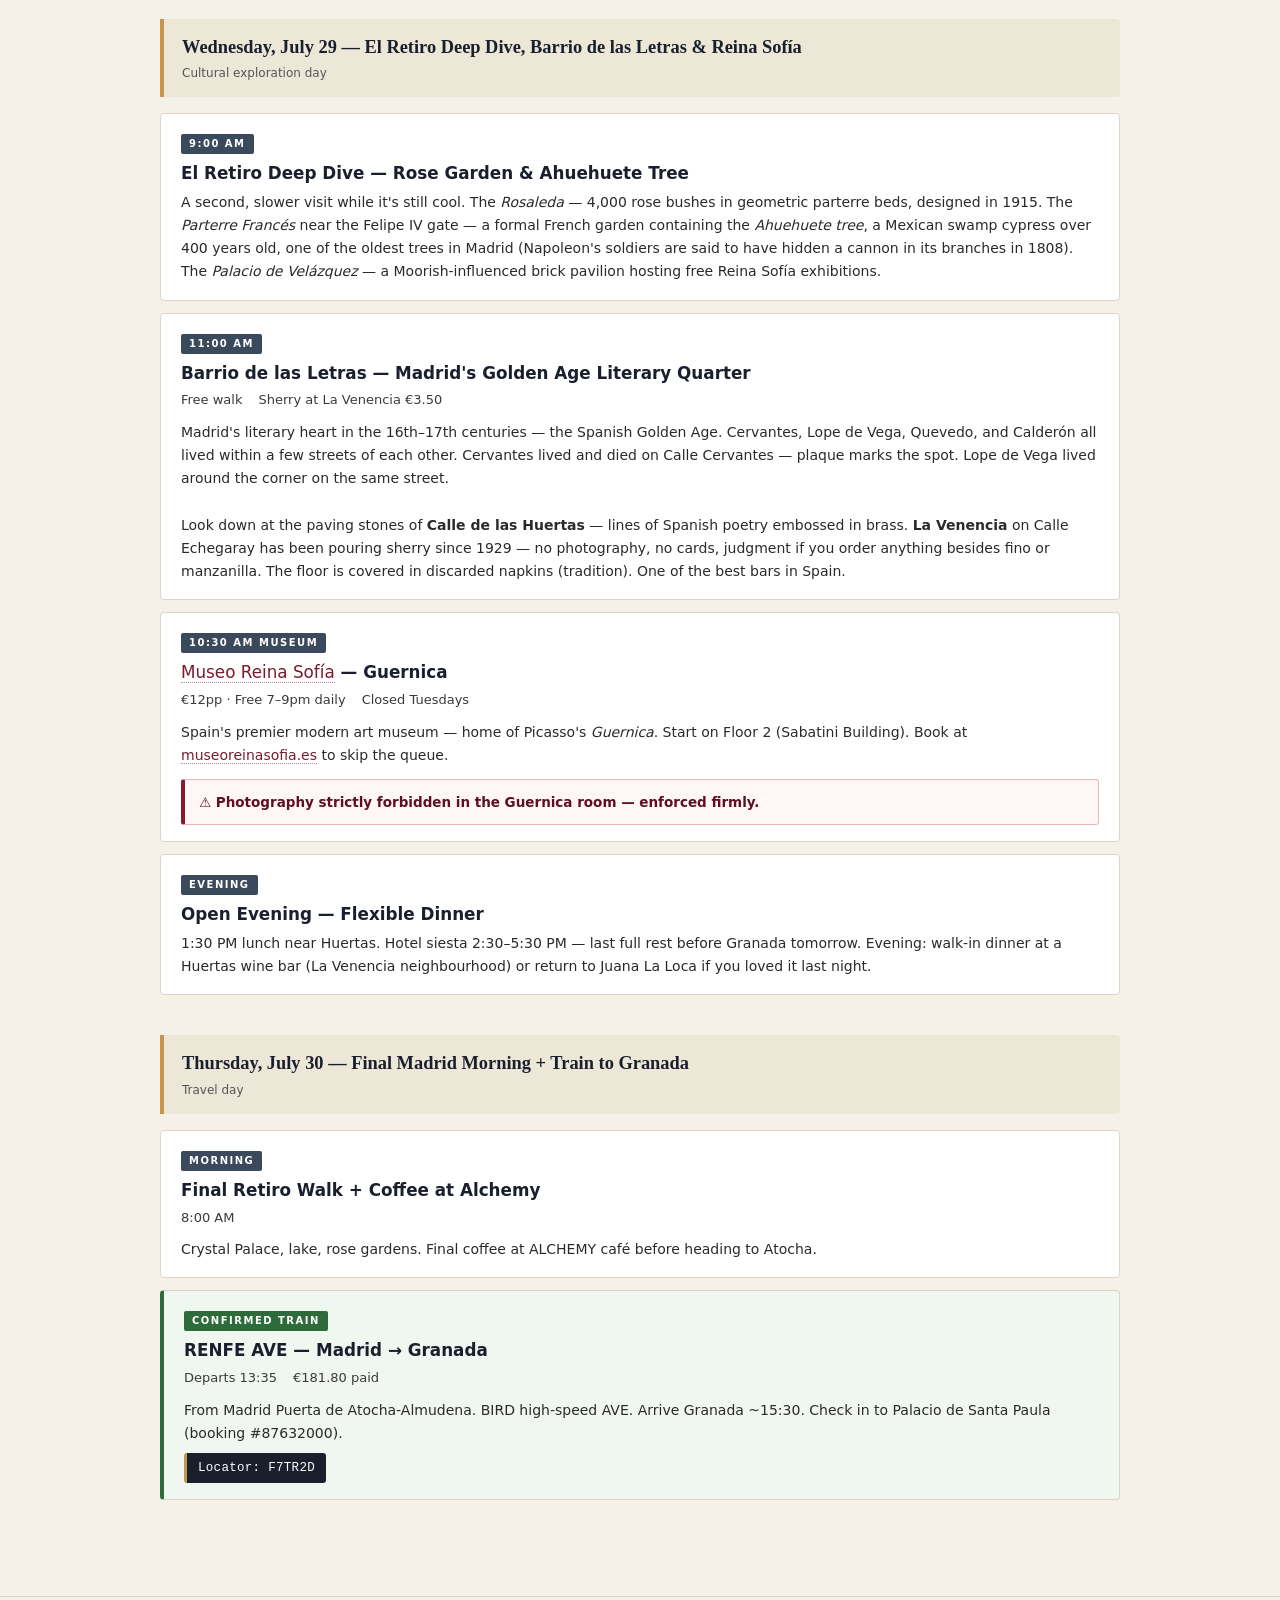
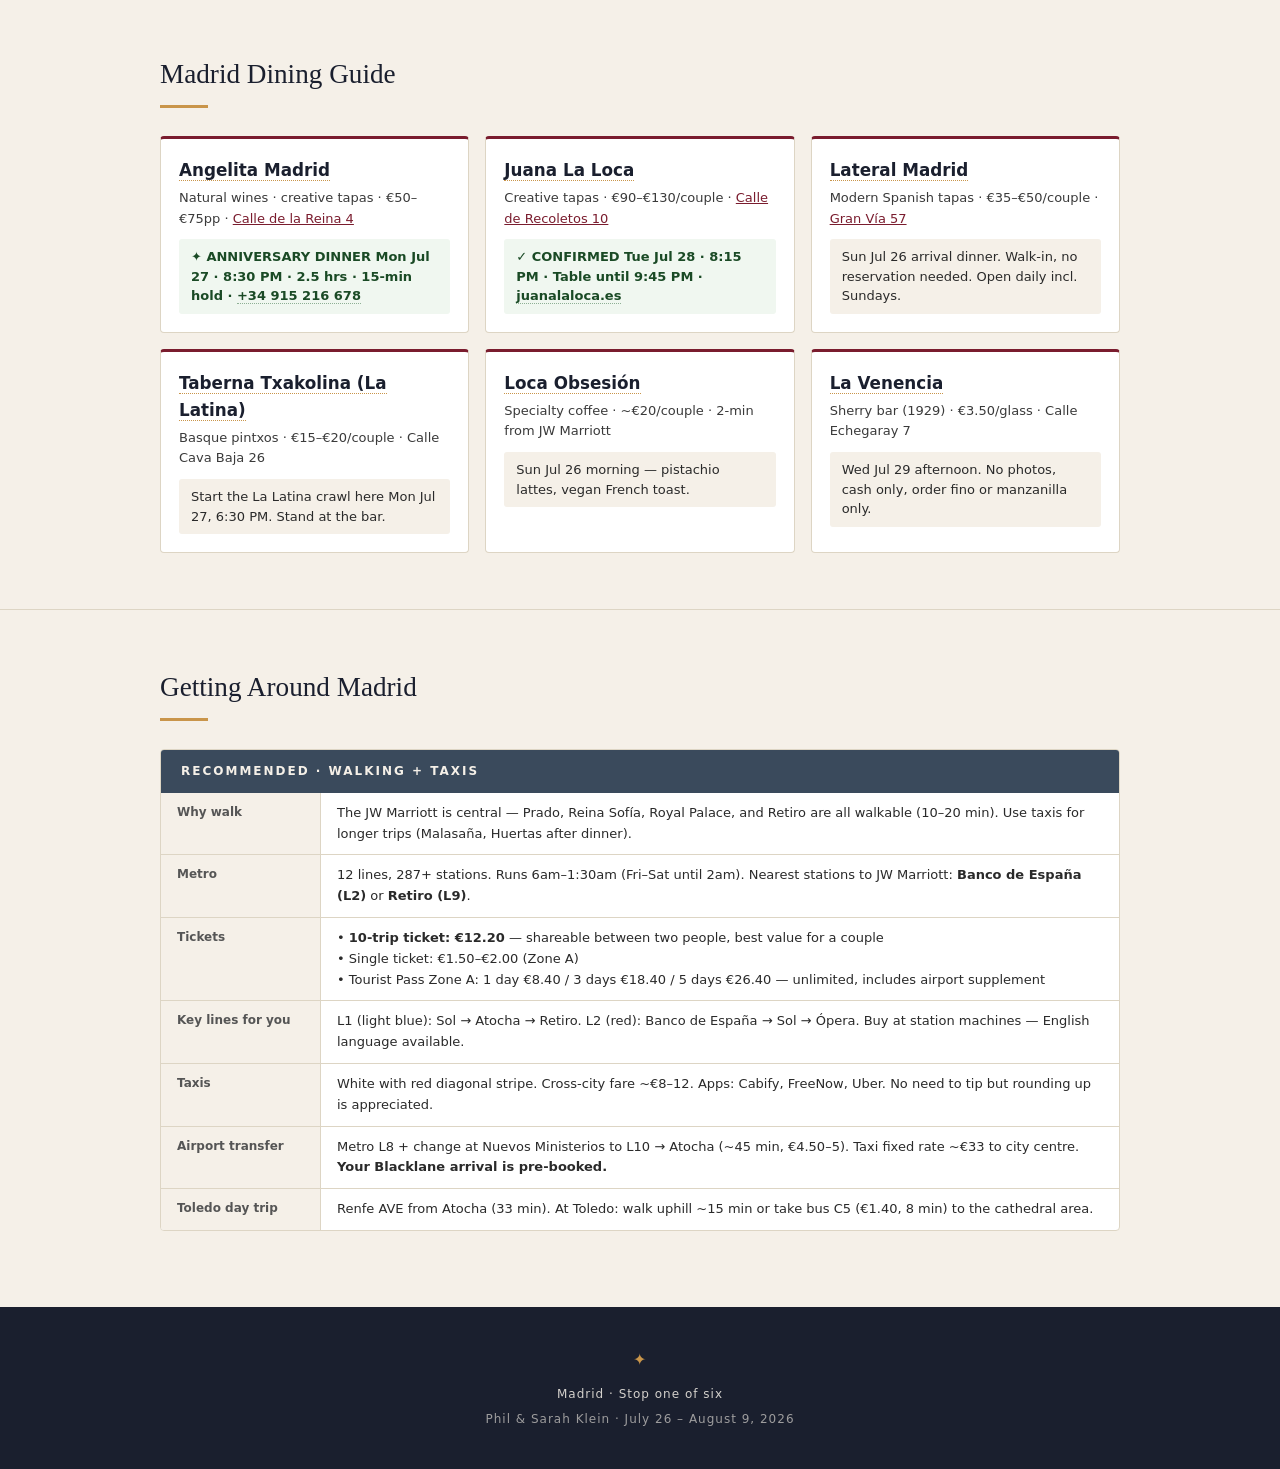
<file: madrid.html>
<!DOCTYPE html>
<html lang="en">
<head>
<meta charset="UTF-8">
<meta name="viewport" content="width=device-width, initial-scale=1.0">
<title>Madrid · Spain Anniversary Journey</title>
<link rel="stylesheet" href="styles.css">
<style>
  .city-hero {
    background-image:
      linear-gradient(180deg, rgba(26,31,46,0.4) 0%, rgba(26,31,46,0.55) 60%, rgba(26,31,46,0.95) 100%),
      url('https://images.unsplash.com/photo-1543783207-ec64e4d95325?auto=format&fit=crop&w=2400&q=80'),
      linear-gradient(135deg, #c98d2a, #7a1c2e);
    background-size: cover, cover, cover;
    background-position: center;
    background-color: var(--burgundy);
  }
</style>
</head>
<body>

<!-- NAV -->
<div class="nav-wrapper">
  <nav class="nav">
    <a href="index.html" class="brand">✦ Spain 2026</a>
    <a href="madrid.html" class="active">Madrid</a>
    <a href="toledo.html">Toledo</a>
    <a href="granada.html">Granada</a>
    <a href="sevilla.html">Sevilla</a>
    <a href="barcelona.html">Barcelona</a>
    <a href="girona.html">Girona</a>
    <a href="map.html" class="maps-link">✦ Maps</a>
  </nav>
</div>

<!-- HERO -->
<div class="city-hero">
  <div class="city-hero-content">
    <div class="city-hero-eyebrow">Stop One · 4 Nights</div>
    <h1>Madrid</h1>
    <div class="city-hero-subtitle">Royal palaces, Velázquez and Picasso, La Latina at dusk</div>
    <div class="city-hero-meta">
      <span><span class="dot">●</span> July 26 – 30</span>
      <span><span class="dot">●</span> JW Marriott Hotel</span>
      <span><span class="dot">●</span> ✦ Angelita Anniversary</span>
    </div>
  </div>
</div>

<!-- QUICK INFO -->
<div class="container">
  <div class="quick-info">
    <div class="quick-info-item">
      <div class="label">Hotel</div>
      <div class="value">JW Marriott Hotel Madrid</div>
      <div class="sub">Calle de Sevilla 2 · #84272177 · €2,106.72</div>
    </div>
    <div class="quick-info-item">
      <div class="label">Check-in</div>
      <div class="value">Sun Jul 26 · 3:00 PM</div>
      <div class="sub">Blacklane from MAD at 10:45 AM</div>
    </div>
    <div class="quick-info-item">
      <div class="label">Departure</div>
      <div class="value">Thu Jul 30 · 1:35 PM</div>
      <div class="sub">AVE F7TR2D → Granada</div>
    </div>
    <div class="quick-info-item">
      <div class="label">Best Transit</div>
      <div class="value">Walking + taxis</div>
      <div class="sub">Hotel is central · 10-trip metro ticket €12.20</div>
    </div>
  </div>
</div>

<!-- IMPORTANT INFO -->
<section>
  <div class="container">
    <h2 class="section-title">Important Information</h2>
    <div class="section-divider"></div>

    <div class="anniversary-moment">
      <p>Notify the JW Marriott team of your 20th anniversary at check-in. Request the concierge to arrange a bottle of Cava and rose petals in the room upon arrival. Marriott Bonvoy Platinum status may facilitate a complimentary upgrade to a balcony suite.</p>
    </div>

    <div class="activity confirmed">
      <div class="activity-tag tag-confirmed">3 Confirmed Madrid Bookings</div>
      <h4>Royal Palace Tour · Prado Museum Tour · Angelita Anniversary Dinner</h4>
      <p><strong>Monday July 27</strong> is your full Madrid day — Royal Palace at 10:31 AM, Prado at 4:00 PM, Angelita anniversary dinner at 8:30 PM. Plus a confirmed Juana La Loca dinner on Tuesday July 28 at 8:15 PM.</p>
    </div>

    <div class="map-cta">
      <div class="text">
        <div class="text-title">Madrid Map</div>
        <div class="text-sub">Hotel, tour meeting points, restaurants, and transit hubs plotted with Google Maps links.</div>
      </div>
      <a href="map.html#madrid">View Madrid Map →</a>
    </div>
  </div>
</section>

<!-- ITINERARY -->
<section>
  <div class="container">
    <h2 class="section-title">Day-by-Day Itinerary</h2>
    <div class="section-divider"></div>

    <!-- DAY 1 -->
    <div class="day">
      <div class="day-header">
        <h3>Sunday, July 26 — Arrival &amp; First Night</h3>
        <div class="budget">Light first day</div>
      </div>

      <div class="activity confirmed">
        <div class="activity-tag tag-confirmed">Confirmed Transfer</div>
        <h4>Blacklane — Madrid Barajas → JW Marriott</h4>
        <div class="meta"><span>10:45 AM</span><span>EUR 71.88 paid</span></div>
        <p>Iberia IB0326 arrives 10:15 AM. Chauffeur meets at baggage claim with "Phil Klein" sign. Adjusts automatically if flight is delayed.</p>
        <div class="booking-ref">Booking #568989572</div>
      </div>

      <div class="activity">
        <div class="activity-tag tag-info">Coffee</div>
        <h4>Loca Obsesión — Specialty Coffee</h4>
        <div class="meta"><span>~€20/couple</span><span>2-min walk from hotel</span></div>
        <p>Begin with pistachio lattes and vegan French toast at Madrid's finest specialty café. Perfect gentle start after the overnight flight.</p>
      </div>

      <div class="activity">
        <div class="activity-tag tag-info">5:30 PM Afternoon Walk</div>
        <h4>El Retiro Park — Royal Garden, Crystal Palace &amp; Fallen Angel</h4>
        <div class="meta"><span>Free</span><span>Rowboat €6/30 min</span><span>UNESCO World Heritage Site</span></div>
        <p>Created in the 1630s as a private royal garden for King Felipe IV — closed to the public for 200 years until 1868. Enter through the <strong>Puerta de Alcalá</strong> on Plaza de la Independencia, the neoclassical triumphal arch commissioned by Carlos III in 1778.<br><br>
        <strong>Key stops:</strong> The <em>Estanque Grande</em> (great lake) — rent a rowboat and look back at the city skyline. The <em>Crystal Palace</em> — built 1887 in iron and glass for the Philippine Islands Exhibition, modelled on London's Crystal Palace, now a free Reina Sofía art space. The <em>Fallen Angel statue</em> — one of the world's only public monuments to Lucifer, positioned at exactly 666 metres above sea level. The <em>Paseo de las Estatuas</em> — 18th-century kings originally made for the Royal Palace roof, rejected as too heavy. Exit south along the Paseo del Prado.</p>
      </div>

      <div class="activity dining">
        <div class="michelin">Dinner</div>
        <h4><a href="https://www.lateral.com" target="_blank" rel="noopener">Lateral Madrid — Gran Vía</a></h4>
        <div class="meta"><span>€35–€50/couple</span><span><a href="https://maps.google.com/?q=Lateral+Gran+Via+57,+Madrid" target="_blank" rel="noopener">Gran Vía 57</a></span><span>10-min walk from hotel</span></div>
        <p>Modern Spanish tapas — stylish, relaxed, consistently excellent. Open every day including Sundays — ideal for arrival night. No reservations needed. Grilled vegetables, tortilla española, gazpacho — clear vegetarian section.</p>
        <div class="anniversary-moment" style="margin:12px 0 0;">
          <p>A warm, vibrant arrival dinner — the Gran Vía lights outside, a glass of Ribera del Duero, and your first Spanish meal together. ✦</p>
        </div>
      </div>
    </div>

    <!-- DAY 2 - Anniversary Dinner Day -->
    <div class="day">
      <div class="day-header">
        <h3>Monday, July 27 — Royal Palace, Prado Tour &amp; Angelita Anniversary Dinner</h3>
        <div class="budget">Full day · Two confirmed tours + anniversary dinner</div>
      </div>

      <div class="activity confirmed">
        <div class="activity-tag tag-confirmed">Confirmed Tour</div>
        <h4><a href="https://www.patrimonionacional.es/en/visita/royal-palace-madrid" target="_blank" rel="noopener">Royal Palace Guided Tour</a> — Skip the Line</h4>
        <div class="meta"><span>10:31 AM</span><span>USD $100.82 paid</span><span>2–2.5 hours</span></div>
        <p>Mobile ticket — show on phone. <strong>Meeting point: <a href="https://maps.google.com/?q=Calle+de+Carlos+III+1,+Madrid" target="_blank" rel="noopener">Madrid Souvenirs shop, Calle de Carlos III 1</a></strong> (steps from the Royal Palace entrance). Largest royal palace in Western Europe — Throne Room, Royal Armoury, Royal Chapel, state apartments.<br><br>Cancel deadline: 10:31 AM CEST Monday July 26 for full refund.</p>
        <div class="contact-block">
          <span class="contact-label">Operator</span> Golden Tour Guide · <a href="tel:+34623414709">+34 623 41 47 09</a> · <a href="mailto:hello@goldentourguide.com">hello@goldentourguide.com</a>
        </div>
        <div class="booking-ref">Viator #1749507469 · Ref: 1366642249</div>
      </div>

      <div class="activity">
        <div class="activity-tag tag-info">1:30 PM</div>
        <h4>Long Lunch + Brief Siesta</h4>
        <div class="meta"><span>Terrace lunch near Royal Palace</span><span>Hotel rest 2:30–3:30 PM</span></div>
        <p>Long terrace lunch in the heart of Madrid Centro. Brief rest at the hotel before the Prado.</p>
      </div>

      <div class="activity confirmed">
        <div class="activity-tag tag-confirmed">Confirmed Tour</div>
        <h4><a href="https://www.museodelprado.es/en" target="_blank" rel="noopener">Museo Nacional del Prado</a> — Guided Tour</h4>
        <div class="meta"><span>4:00 PM</span><span>Paid via Viator</span><span>2–2.5 hours</span></div>
        <p>Mobile ticket — show on phone. <strong>Check Viator confirmation email for exact meeting point and guide details.</strong> The Prado is open until 8pm — a 4pm visit is ideal, avoiding midday heat and the morning rush. Velázquez's <em>Las Meninas</em>, Goya's Black Paintings and <em>Saturn</em>, El Greco's <em>Trinity</em> — the greatest collection of Old Masters in the world. 15-min walk from the Royal Palace or 5 min by metro (L1 to Banco de España).</p>
        <div class="booking-ref">Viator #1397906209</div>
      </div>

      <div class="activity">
        <div class="activity-tag tag-info">6:30 PM Tapas Crawl</div>
        <h4>La Latina Neighbourhood — Calle Cava Baja</h4>
        <div class="meta"><span>€30–€45/couple tapas + drinks</span><span>15-min walk from hotel</span></div>
        <p>One of Madrid's oldest neighbourhoods, with roots in the 15th century. The name comes from the <em>Hospital de La Latina</em>, founded in 1499 by Beatriz Galindo — the scholar who tutored Queen Isabella I in Latin. Calle Cava Baja is the spine of the neighbourhood: a medieval street that once ran along the outer city wall (the <em>cava</em> — a ditch).<br><br>
        Start at <strong>Taberna Txakolina (Cava Baja 26)</strong> for Basque pintxos, then try Almendro 13 for classic Madrid tapas, El Tempranillo for wines. <strong>One or two stops only — leave room for Angelita at 8:30pm.</strong> Plaza de la Paja nearby is one of Madrid's most beautiful medieval squares.</p>
      </div>

      <div class="activity anniversary">
        <div class="activity-tag tag-anniversary">✦ Anniversary Dinner — CONFIRMED</div>
        <h4><a href="https://angelitamadrid.com" target="_blank" rel="noopener">Angelita Madrid</a> — 8:30 PM</h4>
        <div class="meta"><span>€50–€75pp + wine</span><span><a href="https://maps.google.com/?q=Calle+de+la+Reina+4,+Madrid" target="_blank" rel="noopener">Calle de la Reina 4, Centro</a></span><span>15-min walk from hotel</span></div>
        <p>Natural wines, creative seasonal tapas — one of Madrid's most celebrated wine bar-restaurants. <strong>Reservation confirmed via Covermanager: Monday July 27 at 8:30 PM · Table for 2 hrs 30 min · 2 guests · Phil Klein.</strong><br><br>
        Sarah: seasonal vegetable dishes, grilled fish, cheese selection, natural wine pairings. Order: seasonal vegetable tapas, grilled fresh fish, creative salads.<br><br>
        Table held for only 15 minutes after 8:30 PM — arrive on time. Cancel ≥6 hours ahead or €20/person charged.</p>
        <div class="contact-block">
          <span class="contact-label">Contact</span> <a href="tel:+34915216678">+34 915 216 678</a> · <a href="mailto:reservasangelitamadrid@gmail.com">reservasangelitamadrid@gmail.com</a><br>
          <span class="contact-label">Book</span> <a href="https://angelitamadrid.com" target="_blank" rel="noopener">angelitamadrid.com</a>
        </div>
        <div class="booking-ref">Covermanager · Calle de la Reina 4 · 2.5 hrs</div>
        <div class="anniversary-moment" style="margin:12px 0 0;">
          <p>YOUR ANNIVERSARY DINNER in Madrid — a day that takes you from the Royal Palace to the world's greatest art collection to one of Madrid's finest dinner tables. A perfect Monday. ✦</p>
        </div>
      </div>
    </div>

    <!-- DAY 3 - Toledo -->
    <div class="day">
      <div class="day-header">
        <h3>Tuesday, July 28 — Toledo Day Trip</h3>
        <div class="budget">Full day in Toledo · See Toledo page</div>
      </div>
      <div class="activity transit-info">
        <h4>Train: Atocha → Toledo → Atocha</h4>
        <div class="meta"><span>Depart 09:00</span><span>Arrive Toledo 09:33</span><span>Return 16:30</span></div>
        <p>AVE from Madrid Puerta de Atocha-Almudena. <a href="toledo.html">Full Toledo itinerary on the Toledo page →</a>. Return to Madrid ~17:03 — freshen up at hotel before dinner.</p>
      </div>

      <div class="activity confirmed">
        <div class="activity-tag tag-confirmed">Confirmed Dinner</div>
        <h4><a href="https://juanalaloca.es" target="_blank" rel="noopener">Juana La Loca</a> — 8:15 PM</h4>
        <div class="meta"><span>€45–€65pp + wine</span><span><a href="https://maps.google.com/?q=Juana+La+Loca,+Calle+de+Recoletos+10,+Madrid" target="_blank" rel="noopener">Calle de Recoletos 10, Salamanca</a></span></div>
        <p>Creative modern tapas — legendary caramelised onion tortilla. <strong>Reservation confirmed via Covermanager: 2 guests, Phil Klein. Table held until 9:45 PM — arrive promptly at 8:15.</strong> Vegetarian: grilled artichokes with Parmesan &amp; garlic confit, sweet onion tortilla.</p>
        <div class="contact-block">
          <span class="contact-label">Book</span> <a href="https://juanalaloca.es" target="_blank" rel="noopener">juanalaloca.es</a>
        </div>
        <div class="booking-ref">Covermanager · JUANALALOCA</div>
      </div>
    </div>

    <!-- DAY 4 -->
    <div class="day">
      <div class="day-header">
        <h3>Wednesday, July 29 — El Retiro Deep Dive, Barrio de las Letras &amp; Reina Sofía</h3>
        <div class="budget">Cultural exploration day</div>
      </div>

      <div class="activity">
        <div class="activity-tag tag-info">9:00 AM</div>
        <h4>El Retiro Deep Dive — Rose Garden &amp; Ahuehuete Tree</h4>
        <p>A second, slower visit while it's still cool. The <em>Rosaleda</em> — 4,000 rose bushes in geometric parterre beds, designed in 1915. The <em>Parterre Francés</em> near the Felipe IV gate — a formal French garden containing the <em>Ahuehuete tree</em>, a Mexican swamp cypress over 400 years old, one of the oldest trees in Madrid (Napoleon's soldiers are said to have hidden a cannon in its branches in 1808). The <em>Palacio de Velázquez</em> — a Moorish-influenced brick pavilion hosting free Reina Sofía exhibitions.</p>
      </div>

      <div class="activity">
        <div class="activity-tag tag-info">11:00 AM</div>
        <h4>Barrio de las Letras — Madrid's Golden Age Literary Quarter</h4>
        <div class="meta"><span>Free walk</span><span>Sherry at La Venencia €3.50</span></div>
        <p>Madrid's literary heart in the 16th–17th centuries — the Spanish Golden Age. Cervantes, Lope de Vega, Quevedo, and Calderón all lived within a few streets of each other. Cervantes lived and died on Calle Cervantes — plaque marks the spot. Lope de Vega lived around the corner on the same street.<br><br>
        Look down at the paving stones of <strong>Calle de las Huertas</strong> — lines of Spanish poetry embossed in brass. <strong>La Venencia</strong> on Calle Echegaray has been pouring sherry since 1929 — no photography, no cards, judgment if you order anything besides fino or manzanilla. The floor is covered in discarded napkins (tradition). One of the best bars in Spain.</p>
      </div>

      <div class="activity">
        <div class="activity-tag tag-info">10:30 AM Museum</div>
        <h4><a href="https://www.museoreinasofia.es/en/visit" target="_blank" rel="noopener">Museo Reina Sofía</a> — Guernica</h4>
        <div class="meta"><span>€12pp · Free 7–9pm daily</span><span>Closed Tuesdays</span></div>
        <p>Spain's premier modern art museum — home of Picasso's <em>Guernica</em>. Start on Floor 2 (Sabatini Building). Book at <a href="https://www.museoreinasofia.es/en/visit" target="_blank" rel="noopener">museoreinasofia.es</a> to skip the queue.</p>
        <div class="action">⚠ Photography strictly forbidden in the Guernica room — enforced firmly.</div>
      </div>

      <div class="activity">
        <div class="activity-tag tag-info">Evening</div>
        <h4>Open Evening — Flexible Dinner</h4>
        <p>1:30 PM lunch near Huertas. Hotel siesta 2:30–5:30 PM — last full rest before Granada tomorrow. Evening: walk-in dinner at a Huertas wine bar (La Venencia neighbourhood) or return to Juana La Loca if you loved it last night.</p>
      </div>
    </div>

    <!-- DAY 5 - Travel -->
    <div class="day">
      <div class="day-header">
        <h3>Thursday, July 30 — Final Madrid Morning + Train to Granada</h3>
        <div class="budget">Travel day</div>
      </div>

      <div class="activity">
        <div class="activity-tag tag-info">Morning</div>
        <h4>Final Retiro Walk + Coffee at Alchemy</h4>
        <div class="meta"><span>8:00 AM</span></div>
        <p>Crystal Palace, lake, rose gardens. Final coffee at ALCHEMY café before heading to Atocha.</p>
      </div>

      <div class="activity confirmed">
        <div class="activity-tag tag-confirmed">Confirmed Train</div>
        <h4>RENFE AVE — Madrid → Granada</h4>
        <div class="meta"><span>Departs 13:35</span><span>€181.80 paid</span></div>
        <p>From Madrid Puerta de Atocha-Almudena. BIRD high-speed AVE. Arrive Granada ~15:30. Check in to Palacio de Santa Paula (booking #87632000).</p>
        <div class="booking-ref">Locator: F7TR2D</div>
      </div>
    </div>
  </div>
</section>

<!-- DINING -->
<section>
  <div class="container">
    <h2 class="section-title">Madrid Dining Guide</h2>
    <div class="section-divider"></div>

    <div class="dining-grid">
      <div class="dining-card">
        <div class="restaurant-name"><a href="https://angelitamadrid.com" target="_blank" rel="noopener">Angelita Madrid</a></div>
        <div class="restaurant-meta">Natural wines · creative tapas · €50–€75pp · <a href="https://maps.google.com/?q=Angelita+Madrid,+Calle+de+la+Reina+4" target="_blank" rel="noopener">Calle de la Reina 4</a></div>
        <div class="restaurant-note confirmed-note">✦ ANNIVERSARY DINNER Mon Jul 27 · 8:30 PM · 2.5 hrs · 15-min hold · <a href="tel:+34915216678">+34 915 216 678</a></div>
      </div>
      <div class="dining-card">
        <div class="restaurant-name"><a href="https://juanalaloca.es" target="_blank" rel="noopener">Juana La Loca</a></div>
        <div class="restaurant-meta">Creative tapas · €90–€130/couple · <a href="https://maps.google.com/?q=Juana+La+Loca,+Calle+de+Recoletos+10,+Madrid" target="_blank" rel="noopener">Calle de Recoletos 10</a></div>
        <div class="restaurant-note confirmed-note">✓ CONFIRMED Tue Jul 28 · 8:15 PM · Table until 9:45 PM · <a href="https://juanalaloca.es" target="_blank" rel="noopener">juanalaloca.es</a></div>
      </div>
      <div class="dining-card">
        <div class="restaurant-name"><a href="https://www.lateral.com" target="_blank" rel="noopener">Lateral Madrid</a></div>
        <div class="restaurant-meta">Modern Spanish tapas · €35–€50/couple · <a href="https://maps.google.com/?q=Lateral+Gran+Via+57,+Madrid" target="_blank" rel="noopener">Gran Vía 57</a></div>
        <div class="restaurant-note">Sun Jul 26 arrival dinner. Walk-in, no reservation needed. Open daily incl. Sundays.</div>
      </div>
      <div class="dining-card">
        <div class="restaurant-name"><a href="https://maps.google.com/?q=Taberna+Txakolina,+Cava+Baja+26,+Madrid" target="_blank" rel="noopener">Taberna Txakolina (La Latina)</a></div>
        <div class="restaurant-meta">Basque pintxos · €15–€20/couple · Calle Cava Baja 26</div>
        <div class="restaurant-note">Start the La Latina crawl here Mon Jul 27, 6:30 PM. Stand at the bar.</div>
      </div>
      <div class="dining-card">
        <div class="restaurant-name"><a href="https://maps.google.com/?q=Loca+Obsesion+Madrid" target="_blank" rel="noopener">Loca Obsesión</a></div>
        <div class="restaurant-meta">Specialty coffee · ~€20/couple · 2-min from JW Marriott</div>
        <div class="restaurant-note">Sun Jul 26 morning — pistachio lattes, vegan French toast.</div>
      </div>
      <div class="dining-card">
        <div class="restaurant-name"><a href="https://maps.google.com/?q=La+Venencia,+Calle+Echegaray+7,+Madrid" target="_blank" rel="noopener">La Venencia</a></div>
        <div class="restaurant-meta">Sherry bar (1929) · €3.50/glass · Calle Echegaray 7</div>
        <div class="restaurant-note">Wed Jul 29 afternoon. No photos, cash only, order fino or manzanilla only.</div>
      </div>
    </div>
  </div>
</section>

<!-- TRANSIT -->
<section>
  <div class="container">
    <h2 class="section-title">Getting Around Madrid</h2>
    <div class="section-divider"></div>

    <div class="transit-city">
      <div class="transit-city-header">Recommended · Walking + Taxis</div>
      <div class="transit-row">
        <div class="transit-label">Why walk</div>
        <div class="transit-value">The JW Marriott is central — Prado, Reina Sofía, Royal Palace, and Retiro are all walkable (10–20 min). Use taxis for longer trips (Malasaña, Huertas after dinner).</div>
      </div>
      <div class="transit-row">
        <div class="transit-label">Metro</div>
        <div class="transit-value">12 lines, 287+ stations. Runs 6am–1:30am (Fri–Sat until 2am). Nearest stations to JW Marriott: <strong>Banco de España (L2)</strong> or <strong>Retiro (L9)</strong>.</div>
      </div>
      <div class="transit-row">
        <div class="transit-label">Tickets</div>
        <div class="transit-value">
          • <strong>10-trip ticket: €12.20</strong> — shareable between two people, best value for a couple<br>
          • Single ticket: €1.50–€2.00 (Zone A)<br>
          • Tourist Pass Zone A: 1 day €8.40 / 3 days €18.40 / 5 days €26.40 — unlimited, includes airport supplement
        </div>
      </div>
      <div class="transit-row">
        <div class="transit-label">Key lines for you</div>
        <div class="transit-value">L1 (light blue): Sol → Atocha → Retiro. L2 (red): Banco de España → Sol → Ópera. Buy at station machines — English language available.</div>
      </div>
      <div class="transit-row">
        <div class="transit-label">Taxis</div>
        <div class="transit-value">White with red diagonal stripe. Cross-city fare ~€8–12. Apps: Cabify, FreeNow, Uber. No need to tip but rounding up is appreciated.</div>
      </div>
      <div class="transit-row">
        <div class="transit-label">Airport transfer</div>
        <div class="transit-value">Metro L8 + change at Nuevos Ministerios to L10 → Atocha (~45 min, €4.50–5). Taxi fixed rate ~€33 to city centre. <strong>Your Blacklane arrival is pre-booked.</strong></div>
      </div>
      <div class="transit-row">
        <div class="transit-label">Toledo day trip</div>
        <div class="transit-value">Renfe AVE from Atocha (33 min). At Toledo: walk uphill ~15 min or take bus C5 (€1.40, 8 min) to the cathedral area.</div>
      </div>
    </div>
  </div>
</section>

<!-- FOOTER -->
<footer class="footer">
  <div class="ornament">✦</div>
  <div class="footer-line">Madrid · Stop one of six</div>
  <div>Phil &amp; Sarah Klein · July 26 – August 9, 2026</div>
</footer>

<a href="#" class="back-to-top" id="backToTop">↑</a>
<script>
  const btn = document.getElementById('backToTop');
  window.addEventListener('scroll', () => btn.classList.toggle('visible', window.scrollY > 400));
</script>
</body>
</html>
</file>
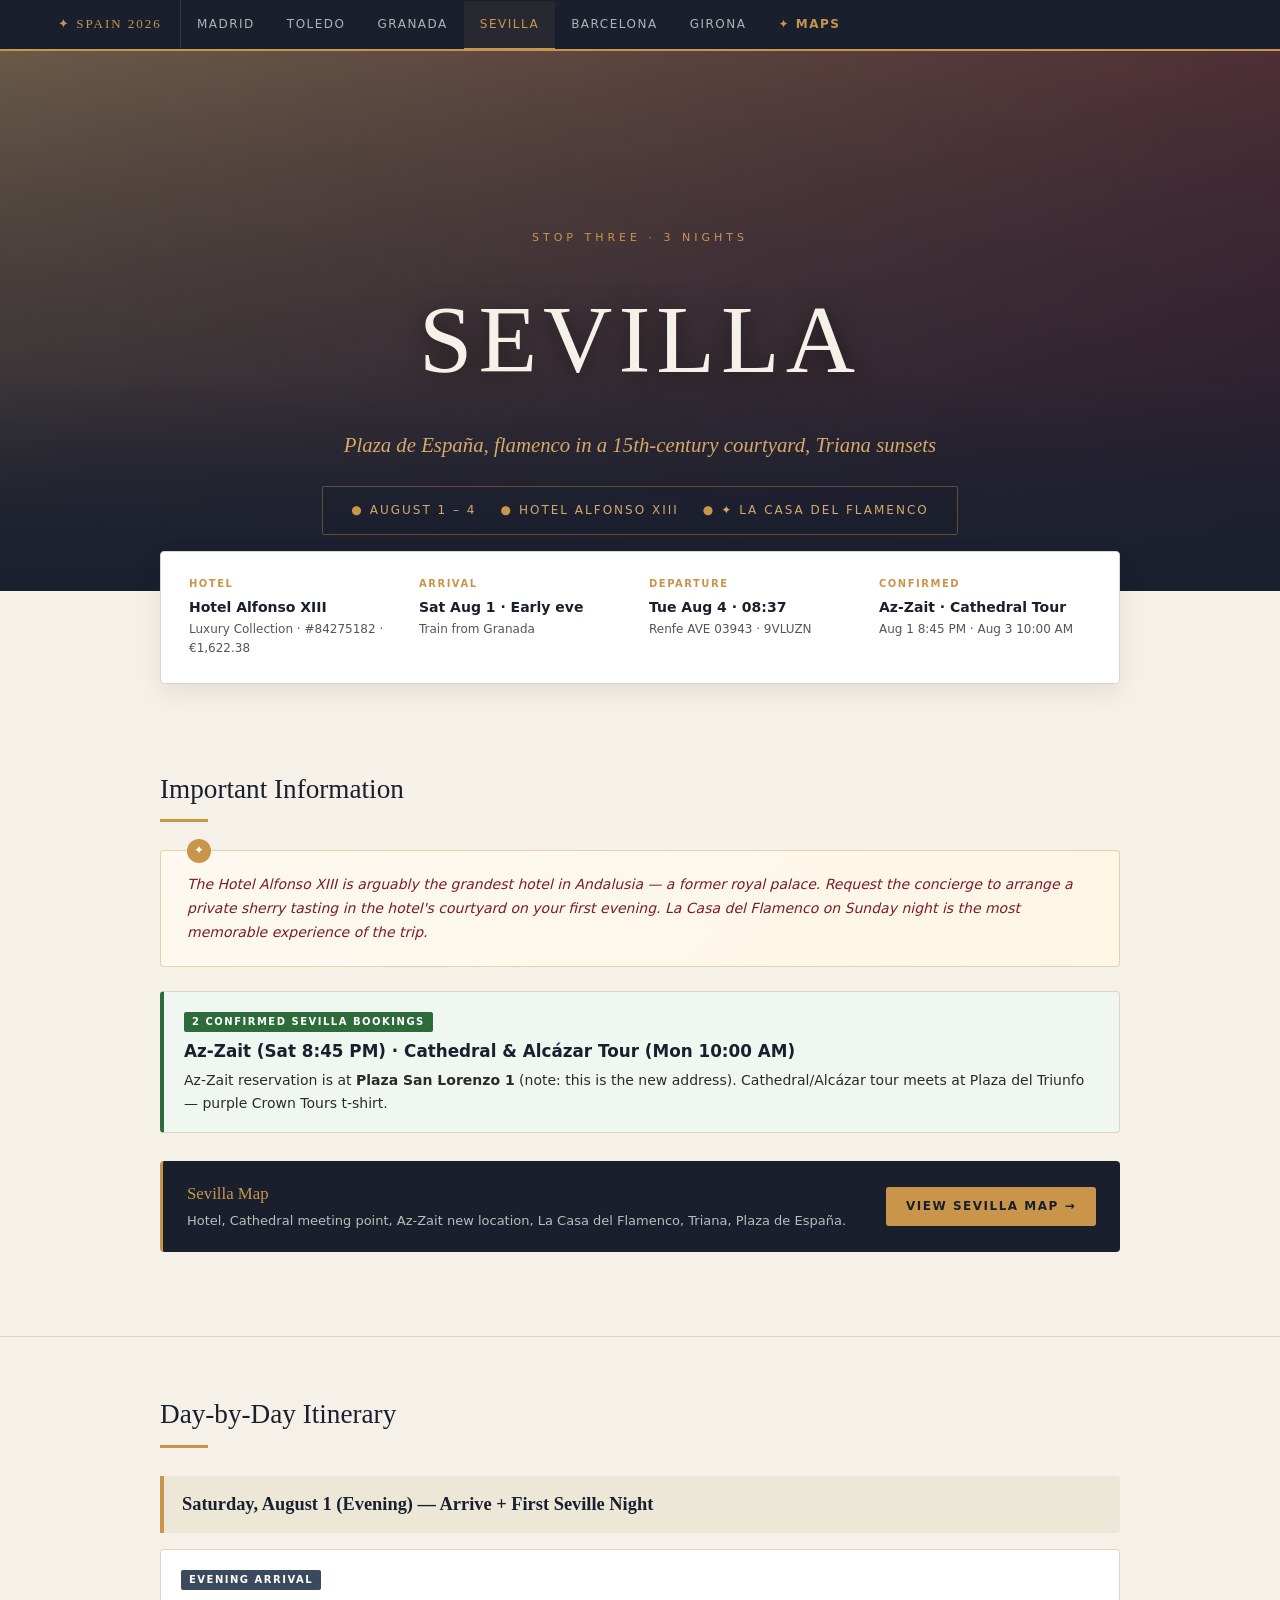
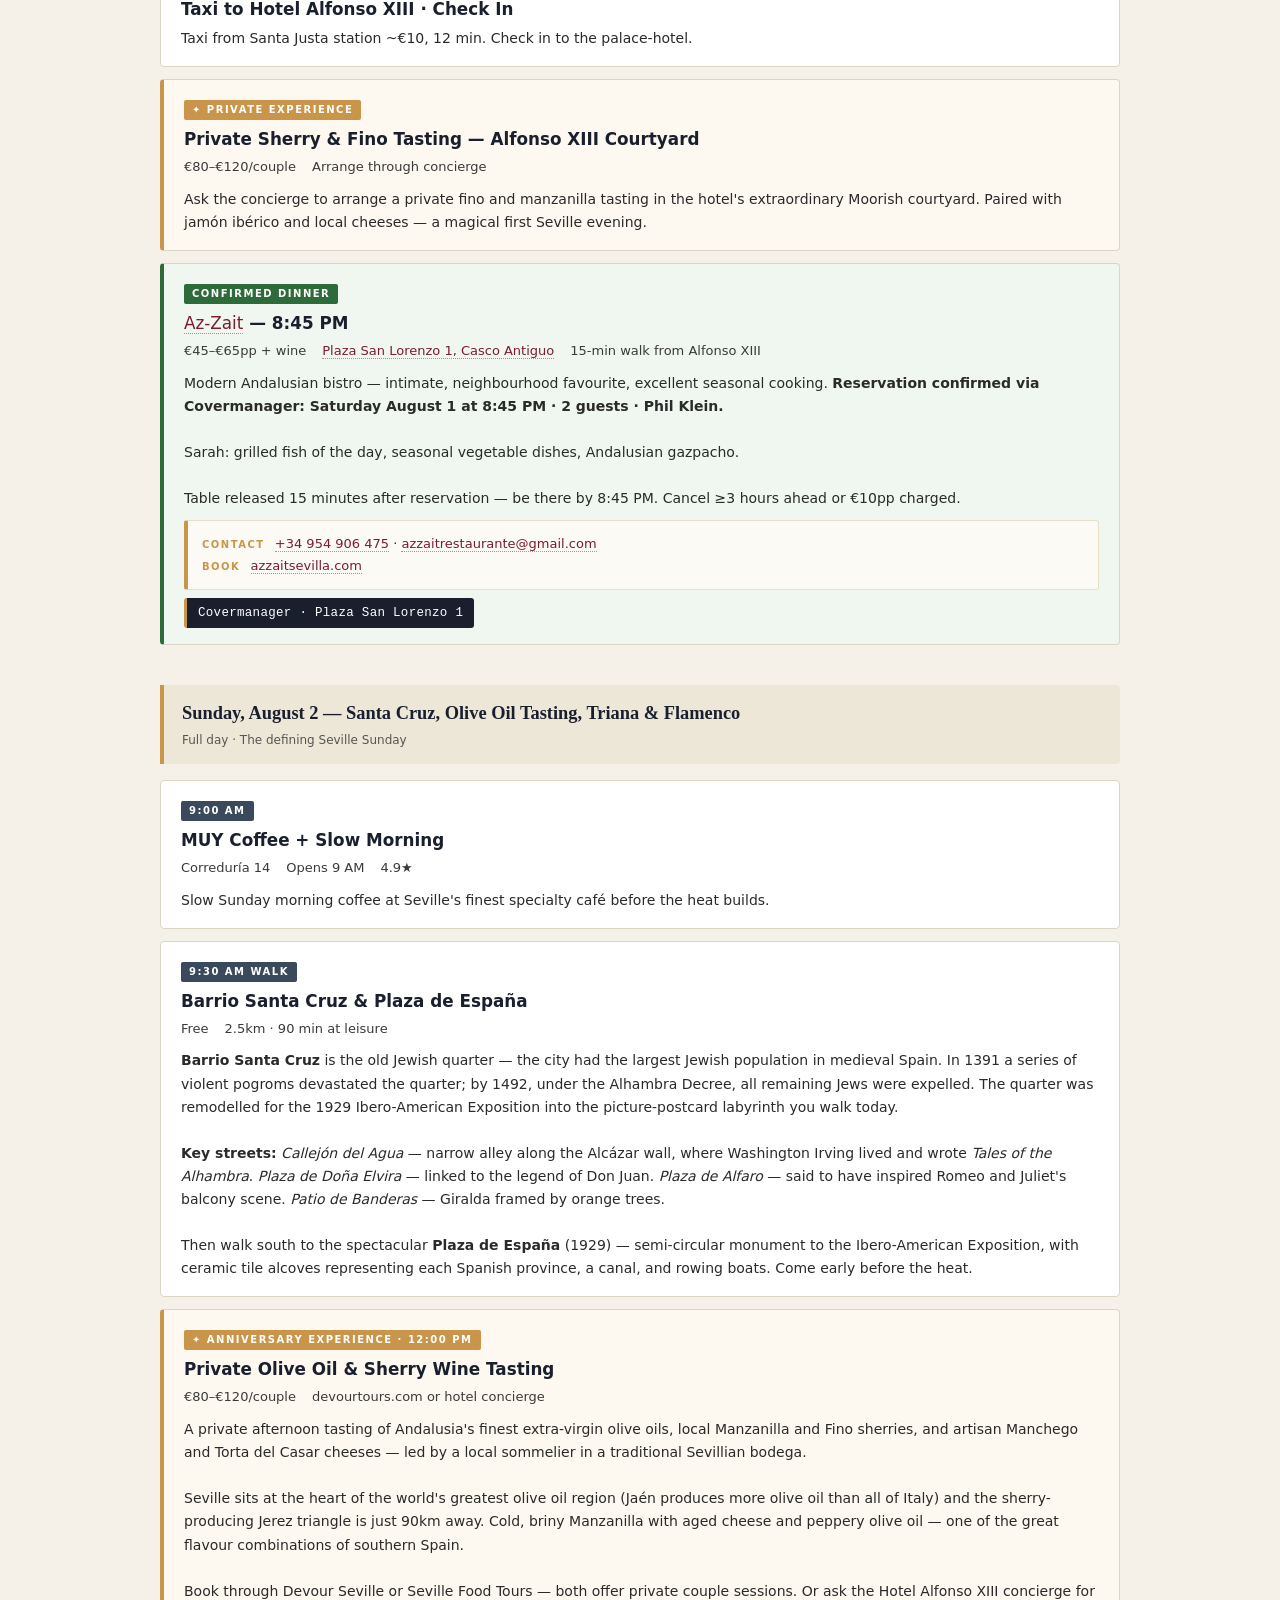
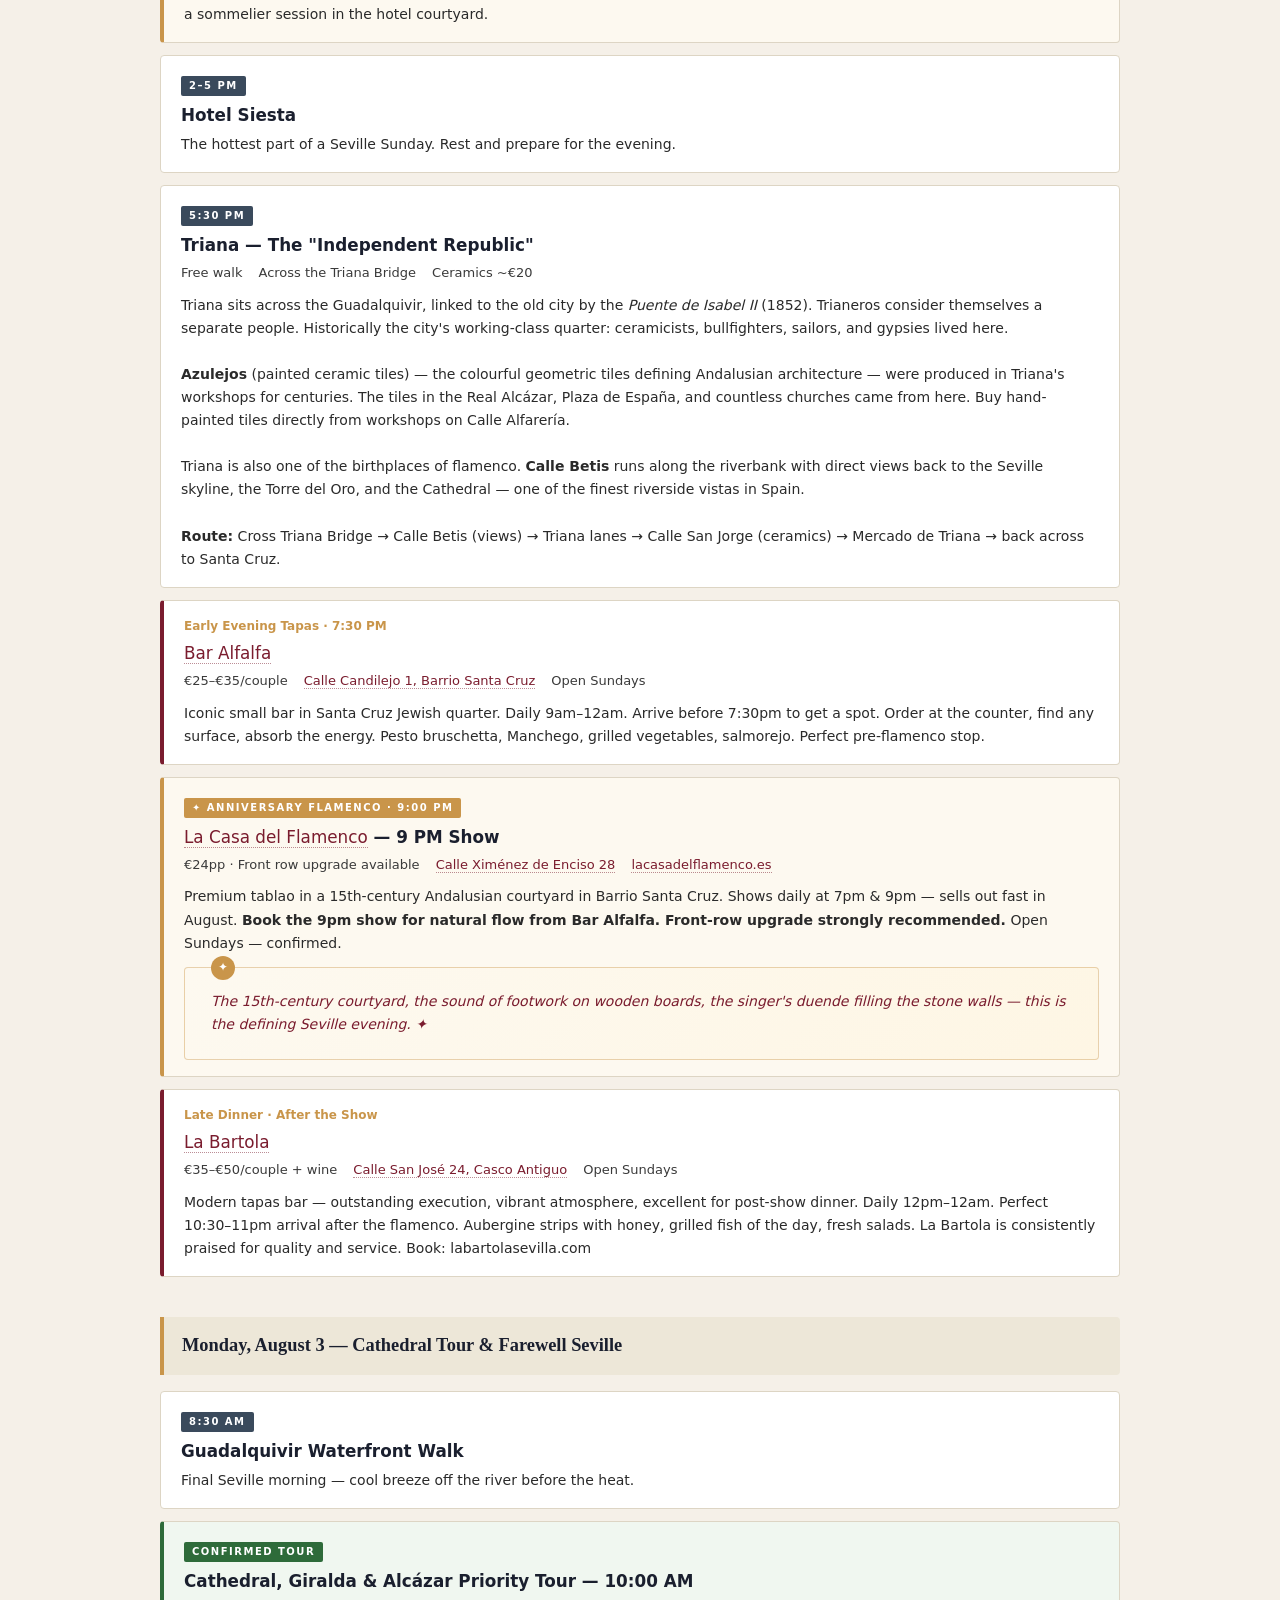
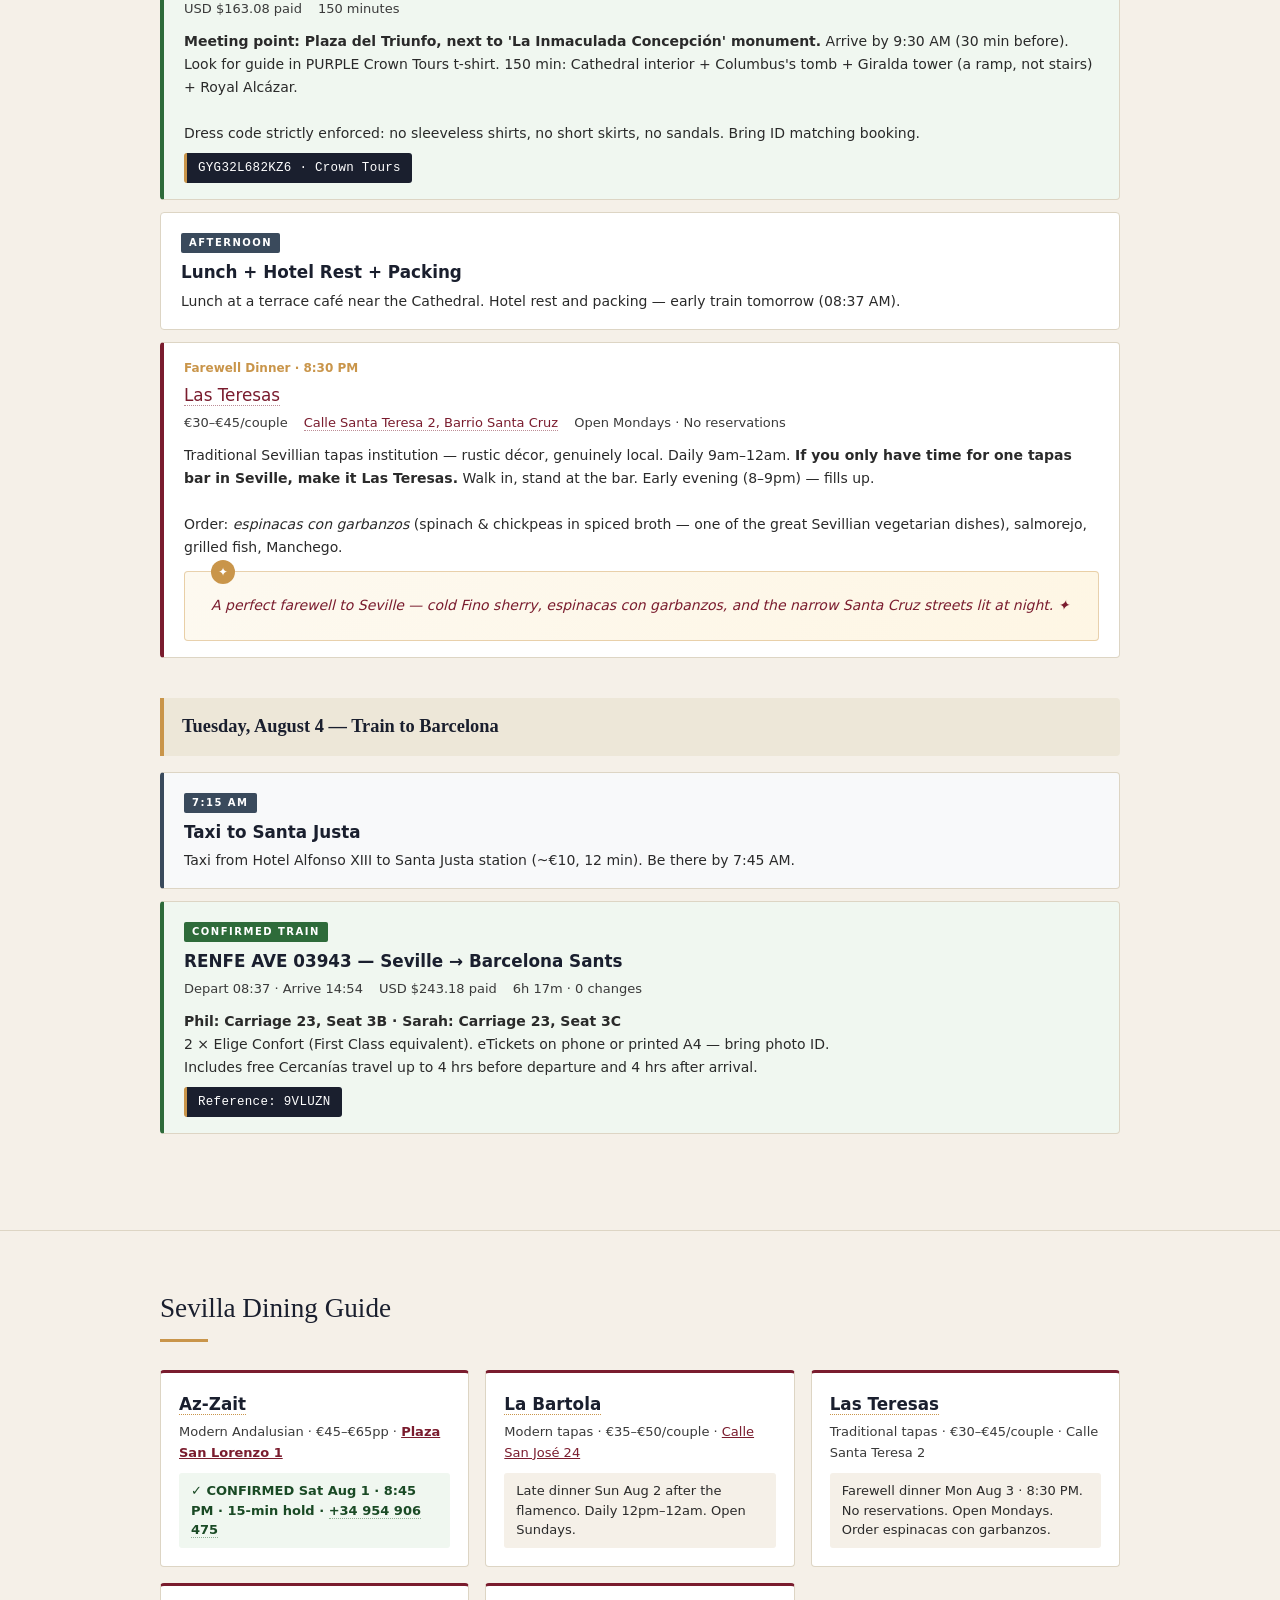
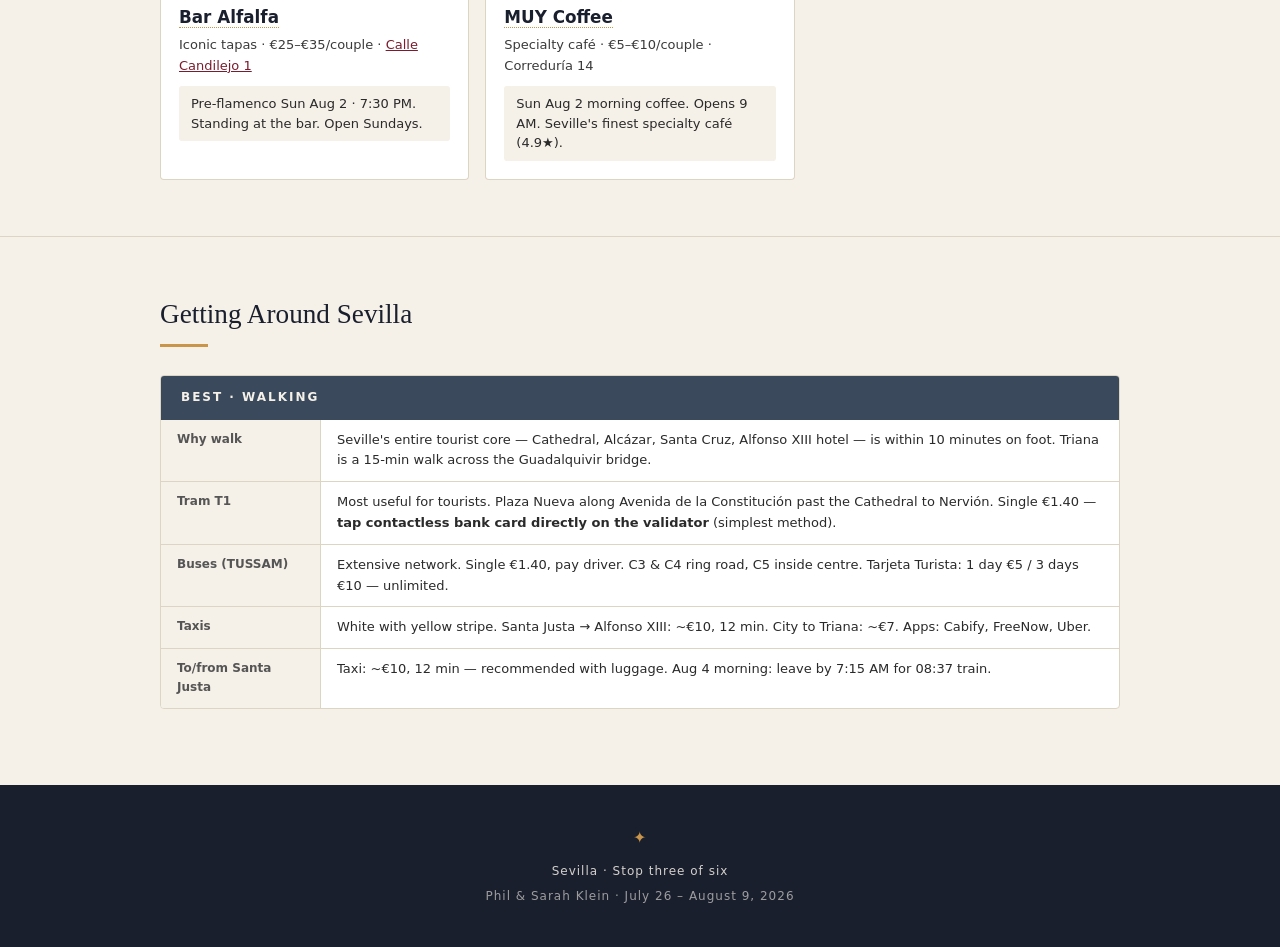
<file: sevilla.html>
<!DOCTYPE html>
<html lang="en">
<head>
<meta charset="UTF-8">
<meta name="viewport" content="width=device-width, initial-scale=1.0">
<title>Sevilla · Spain Anniversary Journey</title>
<link rel="stylesheet" href="styles.css">
<style>
  .city-hero {
    background-image:
      linear-gradient(180deg, rgba(26,31,46,0.35) 0%, rgba(26,31,46,0.55) 60%, rgba(26,31,46,0.95) 100%),
      url('https://images.unsplash.com/photo-1559113202-c916b8e44373?auto=format&fit=crop&w=2400&q=85'),
      linear-gradient(135deg, #d4a96a, #7a1c2e);
    background-size: cover, cover, cover;
    background-position: center 40%;
    background-color: #5a2438;
  }
</style>
</head>
<body>

<div class="nav-wrapper">
  <nav class="nav">
    <a href="index.html" class="brand">✦ Spain 2026</a>
    <a href="madrid.html">Madrid</a>
    <a href="toledo.html">Toledo</a>
    <a href="granada.html">Granada</a>
    <a href="sevilla.html" class="active">Sevilla</a>
    <a href="barcelona.html">Barcelona</a>
    <a href="girona.html">Girona</a>
    <a href="map.html" class="maps-link">✦ Maps</a>
  </nav>
</div>

<div class="city-hero">
  <div class="city-hero-content">
    <div class="city-hero-eyebrow">Stop Three · 3 Nights</div>
    <h1>Sevilla</h1>
    <div class="city-hero-subtitle">Plaza de España, flamenco in a 15th-century courtyard, Triana sunsets</div>
    <div class="city-hero-meta">
      <span><span class="dot">●</span> August 1 – 4</span>
      <span><span class="dot">●</span> Hotel Alfonso XIII</span>
      <span><span class="dot">●</span> ✦ La Casa del Flamenco</span>
    </div>
  </div>
</div>

<div class="container">
  <div class="quick-info">
    <div class="quick-info-item">
      <div class="label">Hotel</div>
      <div class="value">Hotel Alfonso XIII</div>
      <div class="sub">Luxury Collection · #84275182 · €1,622.38</div>
    </div>
    <div class="quick-info-item">
      <div class="label">Arrival</div>
      <div class="value">Sat Aug 1 · Early eve</div>
      <div class="sub">Train from Granada</div>
    </div>
    <div class="quick-info-item">
      <div class="label">Departure</div>
      <div class="value">Tue Aug 4 · 08:37</div>
      <div class="sub">Renfe AVE 03943 · 9VLUZN</div>
    </div>
    <div class="quick-info-item">
      <div class="label">Confirmed</div>
      <div class="value">Az-Zait · Cathedral Tour</div>
      <div class="sub">Aug 1 8:45 PM · Aug 3 10:00 AM</div>
    </div>
  </div>
</div>

<section>
  <div class="container">
    <h2 class="section-title">Important Information</h2>
    <div class="section-divider"></div>

    <div class="anniversary-moment">
      <p>The Hotel Alfonso XIII is arguably the grandest hotel in Andalusia — a former royal palace. Request the concierge to arrange a private sherry tasting in the hotel's courtyard on your first evening. La Casa del Flamenco on Sunday night is the most memorable experience of the trip.</p>
    </div>

    <div class="activity confirmed">
      <div class="activity-tag tag-confirmed">2 Confirmed Sevilla Bookings</div>
      <h4>Az-Zait (Sat 8:45 PM) · Cathedral &amp; Alcázar Tour (Mon 10:00 AM)</h4>
      <p>Az-Zait reservation is at <strong>Plaza San Lorenzo 1</strong> (note: this is the new address). Cathedral/Alcázar tour meets at Plaza del Triunfo — purple Crown Tours t-shirt.</p>
    </div>

    <div class="map-cta">
      <div class="text">
        <div class="text-title">Sevilla Map</div>
        <div class="text-sub">Hotel, Cathedral meeting point, Az-Zait new location, La Casa del Flamenco, Triana, Plaza de España.</div>
      </div>
      <a href="map.html#sevilla">View Sevilla Map →</a>
    </div>
  </div>
</section>

<section>
  <div class="container">
    <h2 class="section-title">Day-by-Day Itinerary</h2>
    <div class="section-divider"></div>

    <!-- Aug 1 -->
    <div class="day">
      <div class="day-header">
        <h3>Saturday, August 1 (Evening) — Arrive + First Seville Night</h3>
      </div>

      <div class="activity">
        <div class="activity-tag tag-info">Evening Arrival</div>
        <h4>Taxi to Hotel Alfonso XIII · Check In</h4>
        <p>Taxi from Santa Justa station ~€10, 12 min. Check in to the palace-hotel.</p>
      </div>

      <div class="activity anniversary">
        <div class="activity-tag tag-anniversary">✦ Private Experience</div>
        <h4>Private Sherry &amp; Fino Tasting — Alfonso XIII Courtyard</h4>
        <div class="meta"><span>€80–€120/couple</span><span>Arrange through concierge</span></div>
        <p>Ask the concierge to arrange a private fino and manzanilla tasting in the hotel's extraordinary Moorish courtyard. Paired with jamón ibérico and local cheeses — a magical first Seville evening.</p>
      </div>

      <div class="activity confirmed">
        <div class="activity-tag tag-confirmed">Confirmed Dinner</div>
        <h4><a href="https://www.azzaitsevilla.com" target="_blank" rel="noopener">Az-Zait</a> — 8:45 PM</h4>
        <div class="meta"><span>€45–€65pp + wine</span><span><a href="https://maps.google.com/?q=Az-Zait,+Plaza+San+Lorenzo+1,+Sevilla" target="_blank" rel="noopener">Plaza San Lorenzo 1, Casco Antiguo</a></span><span>15-min walk from Alfonso XIII</span></div>
        <p>Modern Andalusian bistro — intimate, neighbourhood favourite, excellent seasonal cooking. <strong>Reservation confirmed via Covermanager: Saturday August 1 at 8:45 PM · 2 guests · Phil Klein.</strong><br><br>
        Sarah: grilled fish of the day, seasonal vegetable dishes, Andalusian gazpacho.<br><br>
        Table released 15 minutes after reservation — be there by 8:45 PM. Cancel ≥3 hours ahead or €10pp charged.</p>
        <div class="contact-block">
          <span class="contact-label">Contact</span> <a href="tel:+34954906475">+34 954 906 475</a> · <a href="mailto:azzaitrestaurante@gmail.com">azzaitrestaurante@gmail.com</a><br>
          <span class="contact-label">Book</span> <a href="https://www.azzaitsevilla.com" target="_blank" rel="noopener">azzaitsevilla.com</a>
        </div>
        <div class="booking-ref">Covermanager · Plaza San Lorenzo 1</div>
      </div>
    </div>

    <!-- Aug 2 - Major expansion -->
    <div class="day">
      <div class="day-header">
        <h3>Sunday, August 2 — Santa Cruz, Olive Oil Tasting, Triana &amp; Flamenco</h3>
        <div class="budget">Full day · The defining Seville Sunday</div>
      </div>

      <div class="activity">
        <div class="activity-tag tag-info">9:00 AM</div>
        <h4>MUY Coffee + Slow Morning</h4>
        <div class="meta"><span>Correduría 14</span><span>Opens 9 AM</span><span>4.9★</span></div>
        <p>Slow Sunday morning coffee at Seville's finest specialty café before the heat builds.</p>
      </div>

      <div class="activity">
        <div class="activity-tag tag-info">9:30 AM Walk</div>
        <h4>Barrio Santa Cruz &amp; Plaza de España</h4>
        <div class="meta"><span>Free</span><span>2.5km · 90 min at leisure</span></div>
        <p><strong>Barrio Santa Cruz</strong> is the old Jewish quarter — the city had the largest Jewish population in medieval Spain. In 1391 a series of violent pogroms devastated the quarter; by 1492, under the Alhambra Decree, all remaining Jews were expelled. The quarter was remodelled for the 1929 Ibero-American Exposition into the picture-postcard labyrinth you walk today.<br><br>
        <strong>Key streets:</strong> <em>Callejón del Agua</em> — narrow alley along the Alcázar wall, where Washington Irving lived and wrote <em>Tales of the Alhambra</em>. <em>Plaza de Doña Elvira</em> — linked to the legend of Don Juan. <em>Plaza de Alfaro</em> — said to have inspired Romeo and Juliet's balcony scene. <em>Patio de Banderas</em> — Giralda framed by orange trees.<br><br>
        Then walk south to the spectacular <strong>Plaza de España</strong> (1929) — semi-circular monument to the Ibero-American Exposition, with ceramic tile alcoves representing each Spanish province, a canal, and rowing boats. Come early before the heat.</p>
      </div>

      <div class="activity anniversary">
        <div class="activity-tag tag-anniversary">✦ Anniversary Experience · 12:00 PM</div>
        <h4>Private Olive Oil &amp; Sherry Wine Tasting</h4>
        <div class="meta"><span>€80–€120/couple</span><span>devourtours.com or hotel concierge</span></div>
        <p>A private afternoon tasting of Andalusia's finest extra-virgin olive oils, local Manzanilla and Fino sherries, and artisan Manchego and Torta del Casar cheeses — led by a local sommelier in a traditional Sevillian bodega.<br><br>
        Seville sits at the heart of the world's greatest olive oil region (Jaén produces more olive oil than all of Italy) and the sherry-producing Jerez triangle is just 90km away. Cold, briny Manzanilla with aged cheese and peppery olive oil — one of the great flavour combinations of southern Spain.<br><br>
        Book through Devour Seville or Seville Food Tours — both offer private couple sessions. Or ask the Hotel Alfonso XIII concierge for a sommelier session in the hotel courtyard.</p>
      </div>

      <div class="activity">
        <div class="activity-tag tag-info">2–5 PM</div>
        <h4>Hotel Siesta</h4>
        <p>The hottest part of a Seville Sunday. Rest and prepare for the evening.</p>
      </div>

      <div class="activity">
        <div class="activity-tag tag-info">5:30 PM</div>
        <h4>Triana — The "Independent Republic"</h4>
        <div class="meta"><span>Free walk</span><span>Across the Triana Bridge</span><span>Ceramics ~€20</span></div>
        <p>Triana sits across the Guadalquivir, linked to the old city by the <em>Puente de Isabel II</em> (1852). Trianeros consider themselves a separate people. Historically the city's working-class quarter: ceramicists, bullfighters, sailors, and gypsies lived here.<br><br>
        <strong>Azulejos</strong> (painted ceramic tiles) — the colourful geometric tiles defining Andalusian architecture — were produced in Triana's workshops for centuries. The tiles in the Real Alcázar, Plaza de España, and countless churches came from here. Buy hand-painted tiles directly from workshops on Calle Alfarería.<br><br>
        Triana is also one of the birthplaces of flamenco. <strong>Calle Betis</strong> runs along the riverbank with direct views back to the Seville skyline, the Torre del Oro, and the Cathedral — one of the finest riverside vistas in Spain.<br><br>
        <strong>Route:</strong> Cross Triana Bridge → Calle Betis (views) → Triana lanes → Calle San Jorge (ceramics) → Mercado de Triana → back across to Santa Cruz.</p>
      </div>

      <div class="activity dining">
        <div class="michelin">Early Evening Tapas · 7:30 PM</div>
        <h4><a href="https://baralfalfa.es" target="_blank" rel="noopener">Bar Alfalfa</a></h4>
        <div class="meta"><span>€25–€35/couple</span><span><a href="https://maps.google.com/?q=Bar+Alfalfa,+Calle+Candilejo+1,+Sevilla" target="_blank" rel="noopener">Calle Candilejo 1, Barrio Santa Cruz</a></span><span>Open Sundays</span></div>
        <p>Iconic small bar in Santa Cruz Jewish quarter. Daily 9am–12am. Arrive before 7:30pm to get a spot. Order at the counter, find any surface, absorb the energy. Pesto bruschetta, Manchego, grilled vegetables, salmorejo. Perfect pre-flamenco stop.</p>
      </div>

      <div class="activity anniversary">
        <div class="activity-tag tag-anniversary">✦ Anniversary Flamenco · 9:00 PM</div>
        <h4><a href="https://lacasadelflamenco.es" target="_blank" rel="noopener">La Casa del Flamenco</a> — 9 PM Show</h4>
        <div class="meta"><span>€24pp · Front row upgrade available</span><span><a href="https://maps.google.com/?q=La+Casa+del+Flamenco,+Calle+Ximenez+de+Enciso+28,+Sevilla" target="_blank" rel="noopener">Calle Ximénez de Enciso 28</a></span><span><a href="https://lacasadelflamenco.es" target="_blank" rel="noopener">lacasadelflamenco.es</a></span></div>
        <p>Premium tablao in a 15th-century Andalusian courtyard in Barrio Santa Cruz. Shows daily at 7pm &amp; 9pm — sells out fast in August. <strong>Book the 9pm show for natural flow from Bar Alfalfa. Front-row upgrade strongly recommended.</strong> Open Sundays — confirmed.</p>
        <div class="anniversary-moment" style="margin:12px 0 0;">
          <p>The 15th-century courtyard, the sound of footwork on wooden boards, the singer's duende filling the stone walls — this is the defining Seville evening. ✦</p>
        </div>
      </div>

      <div class="activity dining">
        <div class="michelin">Late Dinner · After the Show</div>
        <h4><a href="https://labartolasevilla.com" target="_blank" rel="noopener">La Bartola</a></h4>
        <div class="meta"><span>€35–€50/couple + wine</span><span><a href="https://maps.google.com/?q=La+Bartola,+Calle+San+Jose+24,+Sevilla" target="_blank" rel="noopener">Calle San José 24, Casco Antiguo</a></span><span>Open Sundays</span></div>
        <p>Modern tapas bar — outstanding execution, vibrant atmosphere, excellent for post-show dinner. Daily 12pm–12am. Perfect 10:30–11pm arrival after the flamenco. Aubergine strips with honey, grilled fish of the day, fresh salads. La Bartola is consistently praised for quality and service. Book: labartolasevilla.com</p>
      </div>
    </div>

    <!-- Aug 3 -->
    <div class="day">
      <div class="day-header">
        <h3>Monday, August 3 — Cathedral Tour &amp; Farewell Seville</h3>
      </div>

      <div class="activity">
        <div class="activity-tag tag-info">8:30 AM</div>
        <h4>Guadalquivir Waterfront Walk</h4>
        <p>Final Seville morning — cool breeze off the river before the heat.</p>
      </div>

      <div class="activity confirmed">
        <div class="activity-tag tag-confirmed">Confirmed Tour</div>
        <h4>Cathedral, Giralda &amp; Alcázar Priority Tour — 10:00 AM</h4>
        <div class="meta"><span>USD $163.08 paid</span><span>150 minutes</span></div>
        <p><strong>Meeting point: Plaza del Triunfo, next to 'La Inmaculada Concepción' monument.</strong> Arrive by 9:30 AM (30 min before). Look for guide in PURPLE Crown Tours t-shirt. 150 min: Cathedral interior + Columbus's tomb + Giralda tower (a ramp, not stairs) + Royal Alcázar.<br><br>
        Dress code strictly enforced: no sleeveless shirts, no short skirts, no sandals. Bring ID matching booking.</p>
        <div class="booking-ref">GYG32L682KZ6 · Crown Tours</div>
      </div>

      <div class="activity">
        <div class="activity-tag tag-info">Afternoon</div>
        <h4>Lunch + Hotel Rest + Packing</h4>
        <p>Lunch at a terrace café near the Cathedral. Hotel rest and packing — early train tomorrow (08:37 AM).</p>
      </div>

      <div class="activity dining">
        <div class="michelin">Farewell Dinner · 8:30 PM</div>
        <h4><a href="https://maps.google.com/?q=Las+Teresas,+Calle+Santa+Teresa+2,+Sevilla" target="_blank" rel="noopener">Las Teresas</a></h4>
        <div class="meta"><span>€30–€45/couple</span><span><a href="https://maps.google.com/?q=Las+Teresas,+Calle+Santa+Teresa+2,+Sevilla" target="_blank" rel="noopener">Calle Santa Teresa 2, Barrio Santa Cruz</a></span><span>Open Mondays · No reservations</span></div>
        <p>Traditional Sevillian tapas institution — rustic décor, genuinely local. Daily 9am–12am. <strong>If you only have time for one tapas bar in Seville, make it Las Teresas.</strong> Walk in, stand at the bar. Early evening (8–9pm) — fills up.<br><br>
        Order: <em>espinacas con garbanzos</em> (spinach &amp; chickpeas in spiced broth — one of the great Sevillian vegetarian dishes), salmorejo, grilled fish, Manchego.</p>
        <div class="anniversary-moment" style="margin:12px 0 0;">
          <p>A perfect farewell to Seville — cold Fino sherry, espinacas con garbanzos, and the narrow Santa Cruz streets lit at night. ✦</p>
        </div>
      </div>
    </div>

    <!-- Aug 4 -->
    <div class="day">
      <div class="day-header">
        <h3>Tuesday, August 4 — Train to Barcelona</h3>
      </div>

      <div class="activity transit-info">
        <div class="activity-tag tag-info">7:15 AM</div>
        <h4>Taxi to Santa Justa</h4>
        <p>Taxi from Hotel Alfonso XIII to Santa Justa station (~€10, 12 min). Be there by 7:45 AM.</p>
      </div>

      <div class="activity confirmed">
        <div class="activity-tag tag-confirmed">Confirmed Train</div>
        <h4>RENFE AVE 03943 — Seville → Barcelona Sants</h4>
        <div class="meta"><span>Depart 08:37 · Arrive 14:54</span><span>USD $243.18 paid</span><span>6h 17m · 0 changes</span></div>
        <p><strong>Phil: Carriage 23, Seat 3B · Sarah: Carriage 23, Seat 3C</strong><br>
        2 × Elige Confort (First Class equivalent). eTickets on phone or printed A4 — bring photo ID.<br>
        Includes free Cercanías travel up to 4 hrs before departure and 4 hrs after arrival.</p>
        <div class="booking-ref">Reference: 9VLUZN</div>
      </div>
    </div>
  </div>
</section>

<section>
  <div class="container">
    <h2 class="section-title">Sevilla Dining Guide</h2>
    <div class="section-divider"></div>

    <div class="dining-grid">
      <div class="dining-card">
        <div class="restaurant-name"><a href="https://www.azzaitsevilla.com" target="_blank" rel="noopener">Az-Zait</a></div>
        <div class="restaurant-meta">Modern Andalusian · €45–€65pp · <a href="https://maps.google.com/?q=Az-Zait,+Plaza+San+Lorenzo+1,+Sevilla" target="_blank" rel="noopener"><strong>Plaza San Lorenzo 1</strong></a></div>
        <div class="restaurant-note confirmed-note">✓ CONFIRMED Sat Aug 1 · 8:45 PM · 15-min hold · <a href="tel:+34954906475">+34 954 906 475</a></div>
      </div>
      <div class="dining-card">
        <div class="restaurant-name"><a href="https://labartolasevilla.com" target="_blank" rel="noopener">La Bartola</a></div>
        <div class="restaurant-meta">Modern tapas · €35–€50/couple · <a href="https://maps.google.com/?q=La+Bartola,+Calle+San+Jose+24,+Sevilla" target="_blank" rel="noopener">Calle San José 24</a></div>
        <div class="restaurant-note">Late dinner Sun Aug 2 after the flamenco. Daily 12pm–12am. Open Sundays.</div>
      </div>
      <div class="dining-card">
        <div class="restaurant-name"><a href="https://maps.google.com/?q=Las+Teresas,+Calle+Santa+Teresa+2,+Sevilla" target="_blank" rel="noopener">Las Teresas</a></div>
        <div class="restaurant-meta">Traditional tapas · €30–€45/couple · Calle Santa Teresa 2</div>
        <div class="restaurant-note">Farewell dinner Mon Aug 3 · 8:30 PM. No reservations. Open Mondays. Order espinacas con garbanzos.</div>
      </div>
      <div class="dining-card">
        <div class="restaurant-name"><a href="https://baralfalfa.es" target="_blank" rel="noopener">Bar Alfalfa</a></div>
        <div class="restaurant-meta">Iconic tapas · €25–€35/couple · <a href="https://maps.google.com/?q=Bar+Alfalfa,+Calle+Candilejo+1,+Sevilla" target="_blank" rel="noopener">Calle Candilejo 1</a></div>
        <div class="restaurant-note">Pre-flamenco Sun Aug 2 · 7:30 PM. Standing at the bar. Open Sundays.</div>
      </div>
      <div class="dining-card">
        <div class="restaurant-name"><a href="https://maps.google.com/?q=MUY+Coffee,+Correduria+14,+Sevilla" target="_blank" rel="noopener">MUY Coffee</a></div>
        <div class="restaurant-meta">Specialty café · €5–€10/couple · Correduría 14</div>
        <div class="restaurant-note">Sun Aug 2 morning coffee. Opens 9 AM. Seville's finest specialty café (4.9★).</div>
      </div>
    </div>
  </div>
</section>

<section>
  <div class="container">
    <h2 class="section-title">Getting Around Sevilla</h2>
    <div class="section-divider"></div>

    <div class="transit-city">
      <div class="transit-city-header">Best · Walking</div>
      <div class="transit-row">
        <div class="transit-label">Why walk</div>
        <div class="transit-value">Seville's entire tourist core — Cathedral, Alcázar, Santa Cruz, Alfonso XIII hotel — is within 10 minutes on foot. Triana is a 15-min walk across the Guadalquivir bridge.</div>
      </div>
      <div class="transit-row">
        <div class="transit-label">Tram T1</div>
        <div class="transit-value">Most useful for tourists. Plaza Nueva along Avenida de la Constitución past the Cathedral to Nervión. Single €1.40 — <strong>tap contactless bank card directly on the validator</strong> (simplest method).</div>
      </div>
      <div class="transit-row">
        <div class="transit-label">Buses (TUSSAM)</div>
        <div class="transit-value">Extensive network. Single €1.40, pay driver. C3 &amp; C4 ring road, C5 inside centre. Tarjeta Turista: 1 day €5 / 3 days €10 — unlimited.</div>
      </div>
      <div class="transit-row">
        <div class="transit-label">Taxis</div>
        <div class="transit-value">White with yellow stripe. Santa Justa → Alfonso XIII: ~€10, 12 min. City to Triana: ~€7. Apps: Cabify, FreeNow, Uber.</div>
      </div>
      <div class="transit-row">
        <div class="transit-label">To/from Santa Justa</div>
        <div class="transit-value">Taxi: ~€10, 12 min — recommended with luggage. Aug 4 morning: leave by 7:15 AM for 08:37 train.</div>
      </div>
    </div>
  </div>
</section>

<footer class="footer">
  <div class="ornament">✦</div>
  <div class="footer-line">Sevilla · Stop three of six</div>
  <div>Phil &amp; Sarah Klein · July 26 – August 9, 2026</div>
</footer>

<a href="#" class="back-to-top" id="backToTop">↑</a>
<script>
  const btn = document.getElementById('backToTop');
  window.addEventListener('scroll', () => btn.classList.toggle('visible', window.scrollY > 400));
</script>
</body>
</html>
</file>
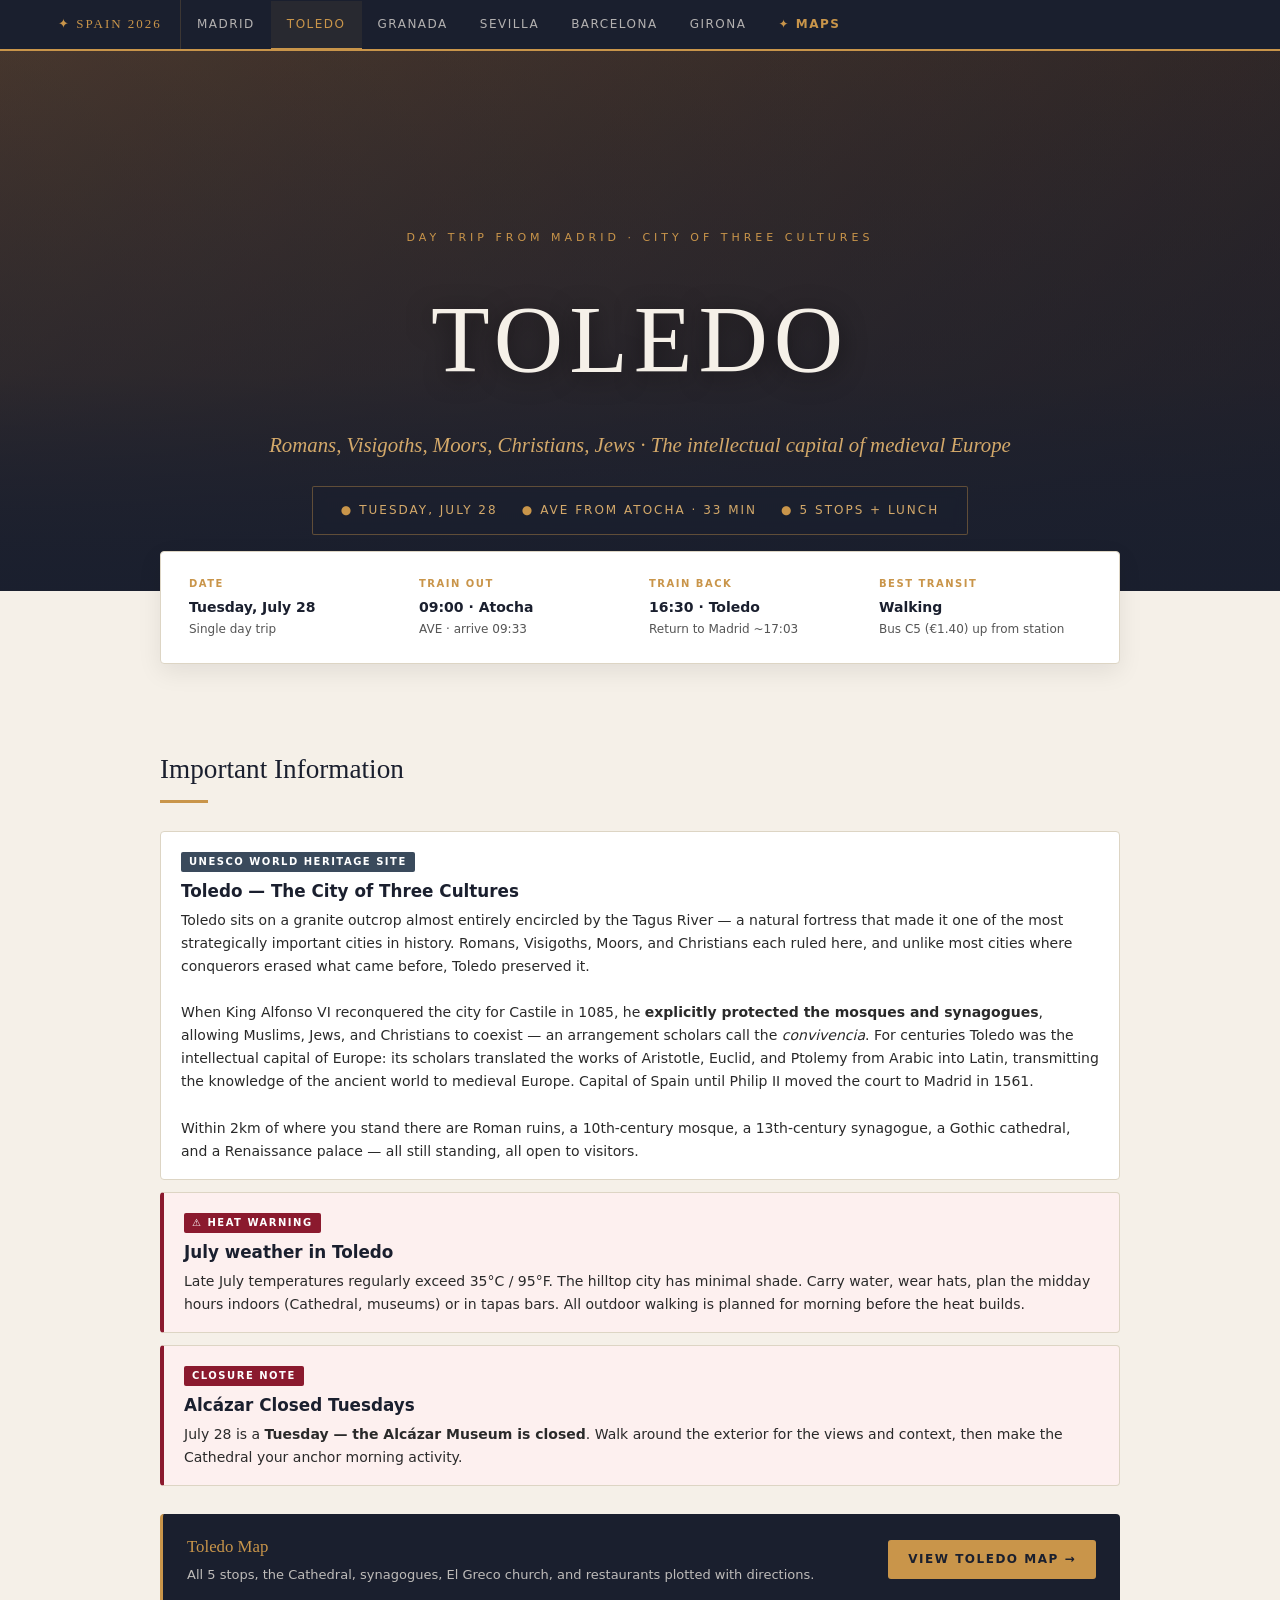
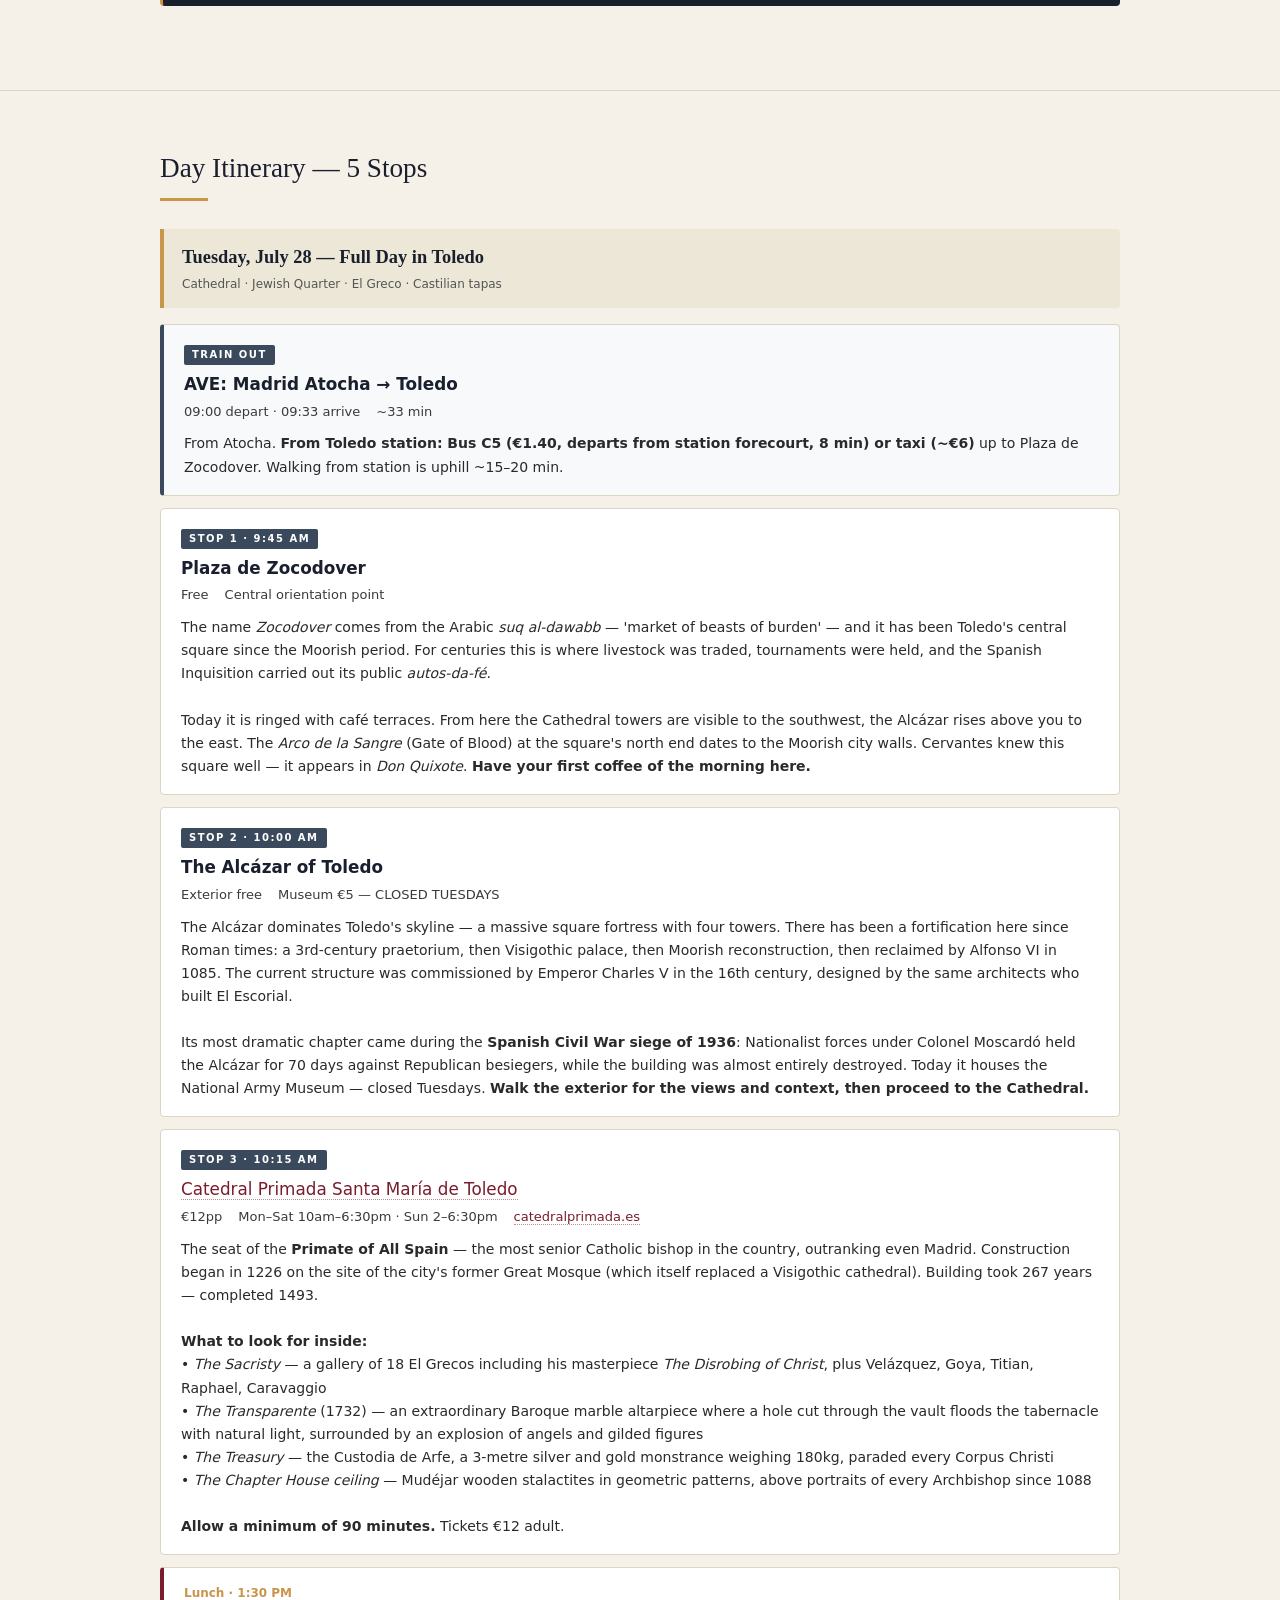
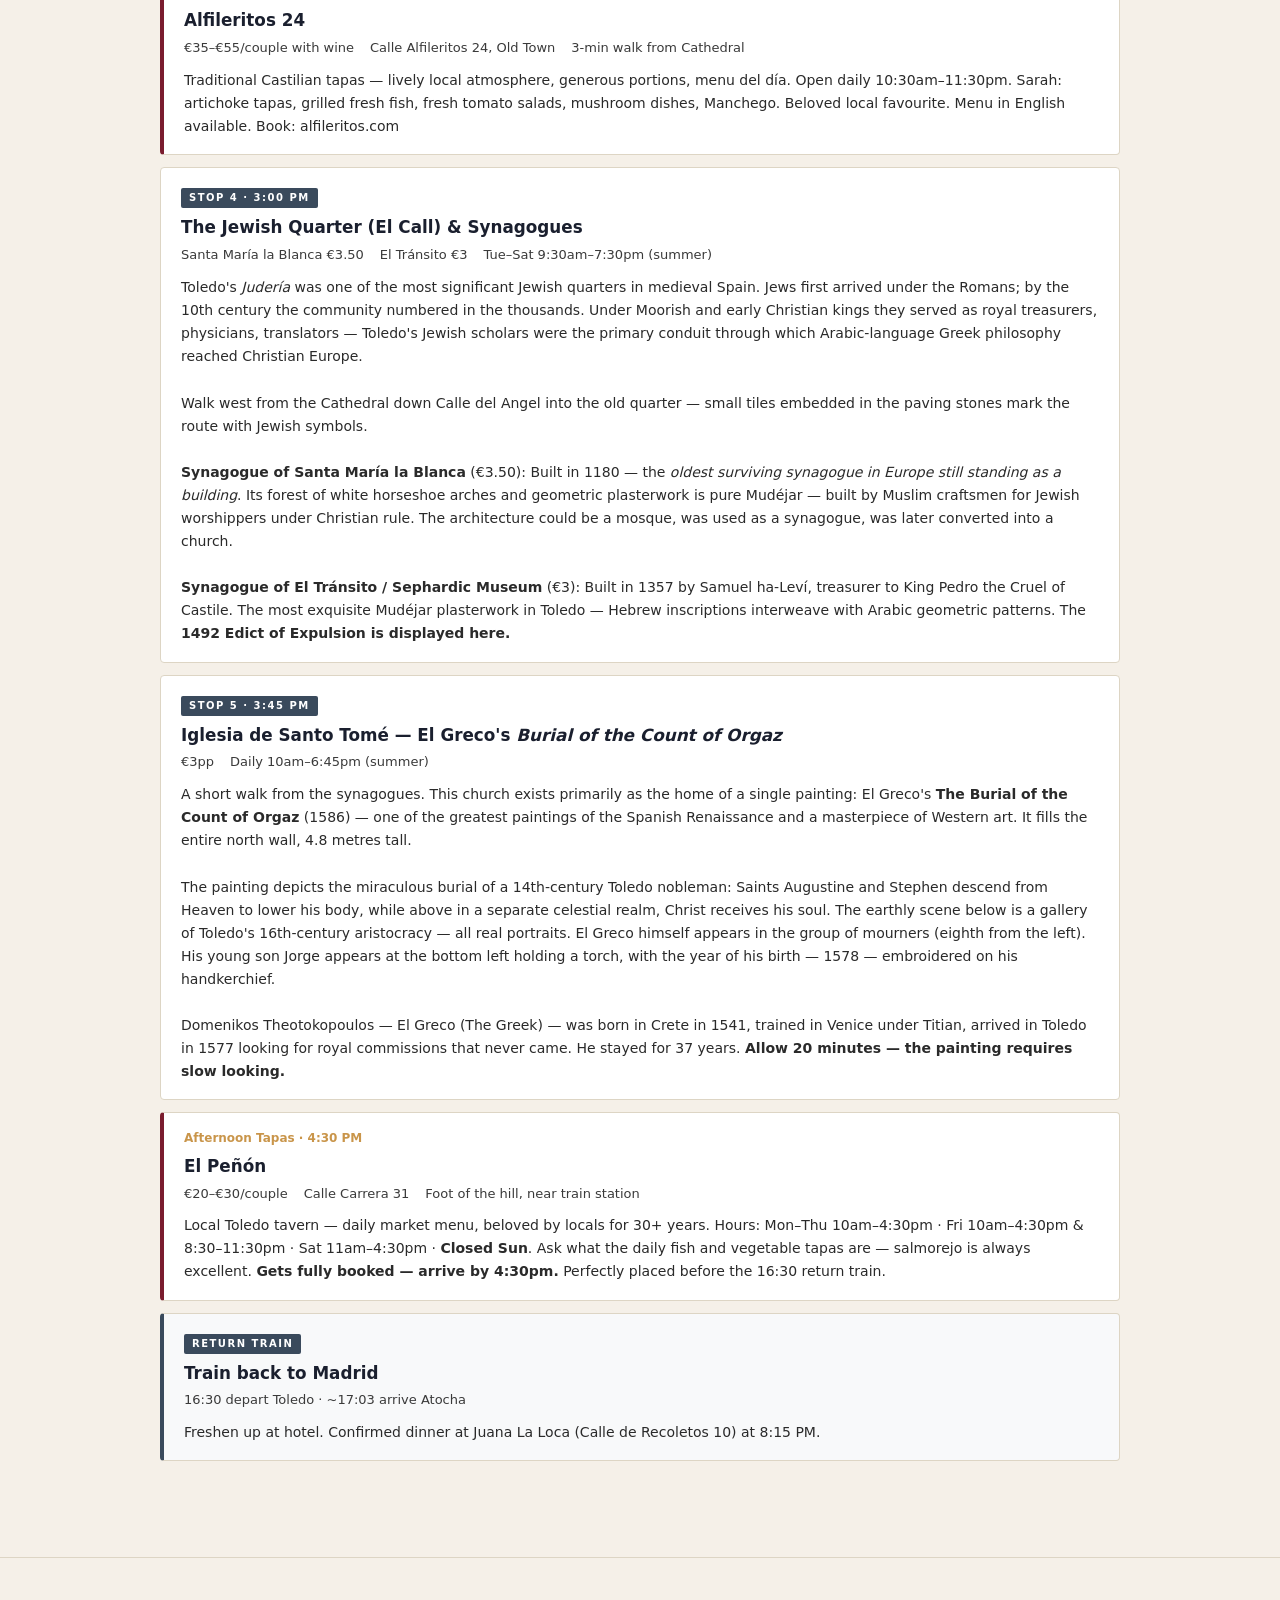
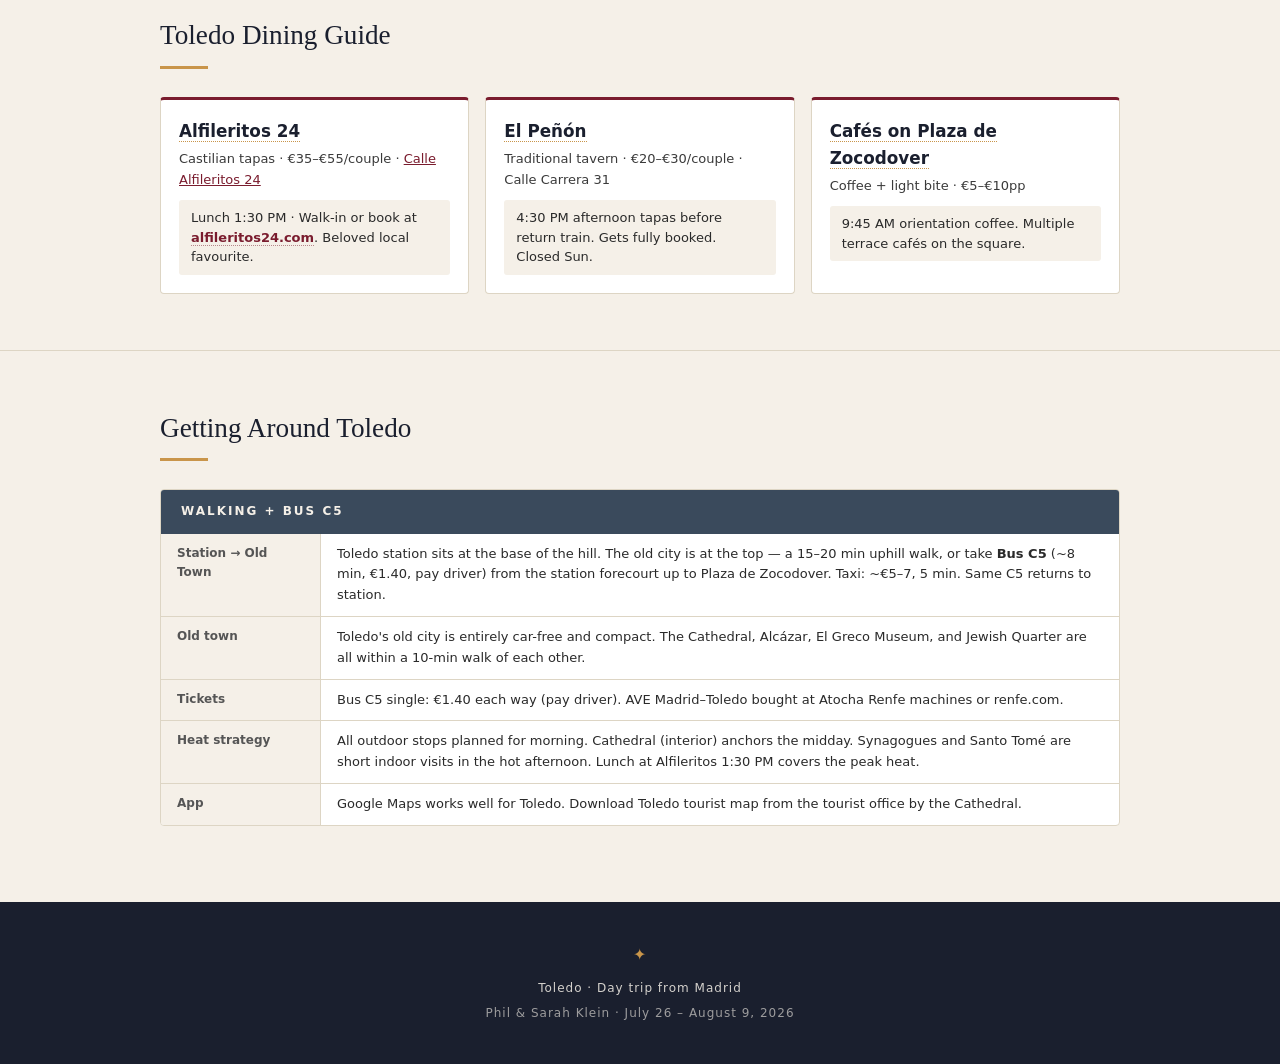
<file: toledo.html>
<!DOCTYPE html>
<html lang="en">
<head>
<meta charset="UTF-8">
<meta name="viewport" content="width=device-width, initial-scale=1.0">
<title>Toledo · Spain Anniversary Journey</title>
<link rel="stylesheet" href="styles.css">
<style>
  .city-hero {
    background-image:
      linear-gradient(180deg, rgba(26,31,46,0.4) 0%, rgba(26,31,46,0.55) 60%, rgba(26,31,46,0.95) 100%),
      url('https://images.unsplash.com/photo-1509840841025-9088ba78a826?auto=format&fit=crop&w=2400&q=80'),
      linear-gradient(135deg, #8b5a2b, #3a2418);
    background-size: cover, cover, cover;
    background-position: center;
    background-color: #3a2418;
  }
</style>
</head>
<body>

<!-- NAV -->
<div class="nav-wrapper">
  <nav class="nav">
    <a href="index.html" class="brand">✦ Spain 2026</a>
    <a href="madrid.html">Madrid</a>
    <a href="toledo.html" class="active">Toledo</a>
    <a href="granada.html">Granada</a>
    <a href="sevilla.html">Sevilla</a>
    <a href="barcelona.html">Barcelona</a>
    <a href="girona.html">Girona</a>
    <a href="map.html" class="maps-link">✦ Maps</a>
  </nav>
</div>

<!-- HERO -->
<div class="city-hero">
  <div class="city-hero-content">
    <div class="city-hero-eyebrow">Day Trip from Madrid · City of Three Cultures</div>
    <h1>Toledo</h1>
    <div class="city-hero-subtitle">Romans, Visigoths, Moors, Christians, Jews · The intellectual capital of medieval Europe</div>
    <div class="city-hero-meta">
      <span><span class="dot">●</span> Tuesday, July 28</span>
      <span><span class="dot">●</span> AVE from Atocha · 33 min</span>
      <span><span class="dot">●</span> 5 stops + lunch</span>
    </div>
  </div>
</div>

<!-- QUICK INFO -->
<div class="container">
  <div class="quick-info">
    <div class="quick-info-item">
      <div class="label">Date</div>
      <div class="value">Tuesday, July 28</div>
      <div class="sub">Single day trip</div>
    </div>
    <div class="quick-info-item">
      <div class="label">Train Out</div>
      <div class="value">09:00 · Atocha</div>
      <div class="sub">AVE · arrive 09:33</div>
    </div>
    <div class="quick-info-item">
      <div class="label">Train Back</div>
      <div class="value">16:30 · Toledo</div>
      <div class="sub">Return to Madrid ~17:03</div>
    </div>
    <div class="quick-info-item">
      <div class="label">Best Transit</div>
      <div class="value">Walking</div>
      <div class="sub">Bus C5 (€1.40) up from station</div>
    </div>
  </div>
</div>

<!-- CONTEXT -->
<section>
  <div class="container">
    <h2 class="section-title">Important Information</h2>
    <div class="section-divider"></div>

    <div class="activity">
      <div class="activity-tag tag-info">UNESCO World Heritage Site</div>
      <h4>Toledo — The City of Three Cultures</h4>
      <p>Toledo sits on a granite outcrop almost entirely encircled by the Tagus River — a natural fortress that made it one of the most strategically important cities in history. Romans, Visigoths, Moors, and Christians each ruled here, and unlike most cities where conquerors erased what came before, Toledo preserved it.<br><br>
      When King Alfonso VI reconquered the city for Castile in 1085, he <strong>explicitly protected the mosques and synagogues</strong>, allowing Muslims, Jews, and Christians to coexist — an arrangement scholars call the <em>convivencia</em>. For centuries Toledo was the intellectual capital of Europe: its scholars translated the works of Aristotle, Euclid, and Ptolemy from Arabic into Latin, transmitting the knowledge of the ancient world to medieval Europe. Capital of Spain until Philip II moved the court to Madrid in 1561.<br><br>
      Within 2km of where you stand there are Roman ruins, a 10th-century mosque, a 13th-century synagogue, a Gothic cathedral, and a Renaissance palace — all still standing, all open to visitors.</p>
    </div>

    <div class="activity alert">
      <div class="activity-tag tag-alert">⚠ Heat Warning</div>
      <h4>July weather in Toledo</h4>
      <p>Late July temperatures regularly exceed 35°C / 95°F. The hilltop city has minimal shade. Carry water, wear hats, plan the midday hours indoors (Cathedral, museums) or in tapas bars. All outdoor walking is planned for morning before the heat builds.</p>
    </div>

    <div class="activity alert">
      <div class="activity-tag tag-alert">Closure Note</div>
      <h4>Alcázar Closed Tuesdays</h4>
      <p>July 28 is a <strong>Tuesday — the Alcázar Museum is closed</strong>. Walk around the exterior for the views and context, then make the Cathedral your anchor morning activity.</p>
    </div>

    <div class="map-cta">
      <div class="text">
        <div class="text-title">Toledo Map</div>
        <div class="text-sub">All 5 stops, the Cathedral, synagogues, El Greco church, and restaurants plotted with directions.</div>
      </div>
      <a href="map.html#toledo">View Toledo Map →</a>
    </div>
  </div>
</section>

<!-- ITINERARY -->
<section>
  <div class="container">
    <h2 class="section-title">Day Itinerary — 5 Stops</h2>
    <div class="section-divider"></div>

    <div class="day">
      <div class="day-header">
        <h3>Tuesday, July 28 — Full Day in Toledo</h3>
        <div class="budget">Cathedral · Jewish Quarter · El Greco · Castilian tapas</div>
      </div>

      <div class="activity transit-info">
        <div class="activity-tag tag-info">Train Out</div>
        <h4>AVE: Madrid Atocha → Toledo</h4>
        <div class="meta"><span>09:00 depart · 09:33 arrive</span><span>~33 min</span></div>
        <p>From Atocha. <strong>From Toledo station: Bus C5 (€1.40, departs from station forecourt, 8 min) or taxi (~€6)</strong> up to Plaza de Zocodover. Walking from station is uphill ~15–20 min.</p>
      </div>

      <div class="activity">
        <div class="activity-tag tag-info">Stop 1 · 9:45 AM</div>
        <h4>Plaza de Zocodover</h4>
        <div class="meta"><span>Free</span><span>Central orientation point</span></div>
        <p>The name <em>Zocodover</em> comes from the Arabic <em>suq al-dawabb</em> — 'market of beasts of burden' — and it has been Toledo's central square since the Moorish period. For centuries this is where livestock was traded, tournaments were held, and the Spanish Inquisition carried out its public <em>autos-da-fé</em>.<br><br>
        Today it is ringed with café terraces. From here the Cathedral towers are visible to the southwest, the Alcázar rises above you to the east. The <em>Arco de la Sangre</em> (Gate of Blood) at the square's north end dates to the Moorish city walls. Cervantes knew this square well — it appears in <em>Don Quixote</em>. <strong>Have your first coffee of the morning here.</strong></p>
      </div>

      <div class="activity">
        <div class="activity-tag tag-info">Stop 2 · 10:00 AM</div>
        <h4>The Alcázar of Toledo</h4>
        <div class="meta"><span>Exterior free</span><span>Museum €5 — CLOSED TUESDAYS</span></div>
        <p>The Alcázar dominates Toledo's skyline — a massive square fortress with four towers. There has been a fortification here since Roman times: a 3rd-century praetorium, then Visigothic palace, then Moorish reconstruction, then reclaimed by Alfonso VI in 1085. The current structure was commissioned by Emperor Charles V in the 16th century, designed by the same architects who built El Escorial.<br><br>
        Its most dramatic chapter came during the <strong>Spanish Civil War siege of 1936</strong>: Nationalist forces under Colonel Moscardó held the Alcázar for 70 days against Republican besiegers, while the building was almost entirely destroyed. Today it houses the National Army Museum — closed Tuesdays. <strong>Walk the exterior for the views and context, then proceed to the Cathedral.</strong></p>
      </div>

      <div class="activity">
        <div class="activity-tag tag-info">Stop 3 · 10:15 AM</div>
        <h4><a href="https://www.catedralprimada.es" target="_blank" rel="noopener">Catedral Primada Santa María de Toledo</a></h4>
        <div class="meta"><span>€12pp</span><span>Mon–Sat 10am–6:30pm · Sun 2–6:30pm</span><span><a href="https://www.catedralprimada.es" target="_blank" rel="noopener">catedralprimada.es</a></span></div>
        <p>The seat of the <strong>Primate of All Spain</strong> — the most senior Catholic bishop in the country, outranking even Madrid. Construction began in 1226 on the site of the city's former Great Mosque (which itself replaced a Visigothic cathedral). Building took 267 years — completed 1493.<br><br>
        <strong>What to look for inside:</strong><br>
        • <em>The Sacristy</em> — a gallery of 18 El Grecos including his masterpiece <em>The Disrobing of Christ</em>, plus Velázquez, Goya, Titian, Raphael, Caravaggio<br>
        • <em>The Transparente</em> (1732) — an extraordinary Baroque marble altarpiece where a hole cut through the vault floods the tabernacle with natural light, surrounded by an explosion of angels and gilded figures<br>
        • <em>The Treasury</em> — the Custodia de Arfe, a 3-metre silver and gold monstrance weighing 180kg, paraded every Corpus Christi<br>
        • <em>The Chapter House ceiling</em> — Mudéjar wooden stalactites in geometric patterns, above portraits of every Archbishop since 1088<br><br>
        <strong>Allow a minimum of 90 minutes.</strong> Tickets €12 adult.</p>
      </div>

      <div class="activity dining">
        <div class="michelin">Lunch · 1:30 PM</div>
        <h4>Alfileritos 24</h4>
        <div class="meta"><span>€35–€55/couple with wine</span><span>Calle Alfileritos 24, Old Town</span><span>3-min walk from Cathedral</span></div>
        <p>Traditional Castilian tapas — lively local atmosphere, generous portions, menu del día. Open daily 10:30am–11:30pm. Sarah: artichoke tapas, grilled fresh fish, fresh tomato salads, mushroom dishes, Manchego. Beloved local favourite. Menu in English available. Book: alfileritos.com</p>
      </div>

      <div class="activity">
        <div class="activity-tag tag-info">Stop 4 · 3:00 PM</div>
        <h4>The Jewish Quarter (El Call) &amp; Synagogues</h4>
        <div class="meta"><span>Santa María la Blanca €3.50</span><span>El Tránsito €3</span><span>Tue–Sat 9:30am–7:30pm (summer)</span></div>
        <p>Toledo's <em>Judería</em> was one of the most significant Jewish quarters in medieval Spain. Jews first arrived under the Romans; by the 10th century the community numbered in the thousands. Under Moorish and early Christian kings they served as royal treasurers, physicians, translators — Toledo's Jewish scholars were the primary conduit through which Arabic-language Greek philosophy reached Christian Europe.<br><br>
        Walk west from the Cathedral down Calle del Angel into the old quarter — small tiles embedded in the paving stones mark the route with Jewish symbols.<br><br>
        <strong>Synagogue of Santa María la Blanca</strong> (€3.50): Built in 1180 — the <em>oldest surviving synagogue in Europe still standing as a building</em>. Its forest of white horseshoe arches and geometric plasterwork is pure Mudéjar — built by Muslim craftsmen for Jewish worshippers under Christian rule. The architecture could be a mosque, was used as a synagogue, was later converted into a church.<br><br>
        <strong>Synagogue of El Tránsito / Sephardic Museum</strong> (€3): Built in 1357 by Samuel ha-Leví, treasurer to King Pedro the Cruel of Castile. The most exquisite Mudéjar plasterwork in Toledo — Hebrew inscriptions interweave with Arabic geometric patterns. The <strong>1492 Edict of Expulsion is displayed here.</strong></p>
      </div>

      <div class="activity">
        <div class="activity-tag tag-info">Stop 5 · 3:45 PM</div>
        <h4>Iglesia de Santo Tomé — El Greco's <em>Burial of the Count of Orgaz</em></h4>
        <div class="meta"><span>€3pp</span><span>Daily 10am–6:45pm (summer)</span></div>
        <p>A short walk from the synagogues. This church exists primarily as the home of a single painting: El Greco's <strong>The Burial of the Count of Orgaz</strong> (1586) — one of the greatest paintings of the Spanish Renaissance and a masterpiece of Western art. It fills the entire north wall, 4.8 metres tall.<br><br>
        The painting depicts the miraculous burial of a 14th-century Toledo nobleman: Saints Augustine and Stephen descend from Heaven to lower his body, while above in a separate celestial realm, Christ receives his soul. The earthly scene below is a gallery of Toledo's 16th-century aristocracy — all real portraits. El Greco himself appears in the group of mourners (eighth from the left). His young son Jorge appears at the bottom left holding a torch, with the year of his birth — 1578 — embroidered on his handkerchief.<br><br>
        Domenikos Theotokopoulos — El Greco (The Greek) — was born in Crete in 1541, trained in Venice under Titian, arrived in Toledo in 1577 looking for royal commissions that never came. He stayed for 37 years. <strong>Allow 20 minutes — the painting requires slow looking.</strong></p>
      </div>

      <div class="activity dining">
        <div class="michelin">Afternoon Tapas · 4:30 PM</div>
        <h4>El Peñón</h4>
        <div class="meta"><span>€20–€30/couple</span><span>Calle Carrera 31</span><span>Foot of the hill, near train station</span></div>
        <p>Local Toledo tavern — daily market menu, beloved by locals for 30+ years. Hours: Mon–Thu 10am–4:30pm · Fri 10am–4:30pm &amp; 8:30–11:30pm · Sat 11am–4:30pm · <strong>Closed Sun</strong>. Ask what the daily fish and vegetable tapas are — salmorejo is always excellent. <strong>Gets fully booked — arrive by 4:30pm.</strong> Perfectly placed before the 16:30 return train.</p>
      </div>

      <div class="activity transit-info">
        <div class="activity-tag tag-info">Return Train</div>
        <h4>Train back to Madrid</h4>
        <div class="meta"><span>16:30 depart Toledo · ~17:03 arrive Atocha</span></div>
        <p>Freshen up at hotel. Confirmed dinner at Juana La Loca (Calle de Recoletos 10) at 8:15 PM.</p>
      </div>
    </div>
  </div>
</section>

<!-- DINING -->
<section>
  <div class="container">
    <h2 class="section-title">Toledo Dining Guide</h2>
    <div class="section-divider"></div>

    <div class="dining-grid">
      <div class="dining-card">
        <div class="restaurant-name"><a href="https://www.alfileritos24.com" target="_blank" rel="noopener">Alfileritos 24</a></div>
        <div class="restaurant-meta">Castilian tapas · €35–€55/couple · <a href="https://maps.google.com/?q=Alfileritos+24,+Toledo" target="_blank" rel="noopener">Calle Alfileritos 24</a></div>
        <div class="restaurant-note">Lunch 1:30 PM · Walk-in or book at <a href="https://www.alfileritos24.com" target="_blank" rel="noopener">alfileritos24.com</a>. Beloved local favourite.</div>
      </div>
      <div class="dining-card">
        <div class="restaurant-name"><a href="https://maps.google.com/?q=El+Penon+Toledo,+Calle+Carrera+31" target="_blank" rel="noopener">El Peñón</a></div>
        <div class="restaurant-meta">Traditional tavern · €20–€30/couple · Calle Carrera 31</div>
        <div class="restaurant-note">4:30 PM afternoon tapas before return train. Gets fully booked. Closed Sun.</div>
      </div>
      <div class="dining-card">
        <div class="restaurant-name"><a href="https://maps.google.com/?q=Plaza+de+Zocodover,+Toledo" target="_blank" rel="noopener">Cafés on Plaza de Zocodover</a></div>
        <div class="restaurant-meta">Coffee + light bite · €5–€10pp</div>
        <div class="restaurant-note">9:45 AM orientation coffee. Multiple terrace cafés on the square.</div>
      </div>
    </div>
  </div>
</section>

<!-- TRANSIT -->
<section>
  <div class="container">
    <h2 class="section-title">Getting Around Toledo</h2>
    <div class="section-divider"></div>

    <div class="transit-city">
      <div class="transit-city-header">Walking + Bus C5</div>
      <div class="transit-row">
        <div class="transit-label">Station → Old Town</div>
        <div class="transit-value">Toledo station sits at the base of the hill. The old city is at the top — a 15–20 min uphill walk, or take <strong>Bus C5</strong> (~8 min, €1.40, pay driver) from the station forecourt up to Plaza de Zocodover. Taxi: ~€5–7, 5 min. Same C5 returns to station.</div>
      </div>
      <div class="transit-row">
        <div class="transit-label">Old town</div>
        <div class="transit-value">Toledo's old city is entirely car-free and compact. The Cathedral, Alcázar, El Greco Museum, and Jewish Quarter are all within a 10-min walk of each other.</div>
      </div>
      <div class="transit-row">
        <div class="transit-label">Tickets</div>
        <div class="transit-value">Bus C5 single: €1.40 each way (pay driver). AVE Madrid–Toledo bought at Atocha Renfe machines or renfe.com.</div>
      </div>
      <div class="transit-row">
        <div class="transit-label">Heat strategy</div>
        <div class="transit-value">All outdoor stops planned for morning. Cathedral (interior) anchors the midday. Synagogues and Santo Tomé are short indoor visits in the hot afternoon. Lunch at Alfileritos 1:30 PM covers the peak heat.</div>
      </div>
      <div class="transit-row">
        <div class="transit-label">App</div>
        <div class="transit-value">Google Maps works well for Toledo. Download Toledo tourist map from the tourist office by the Cathedral.</div>
      </div>
    </div>
  </div>
</section>

<!-- FOOTER -->
<footer class="footer">
  <div class="ornament">✦</div>
  <div class="footer-line">Toledo · Day trip from Madrid</div>
  <div>Phil &amp; Sarah Klein · July 26 – August 9, 2026</div>
</footer>

<a href="#" class="back-to-top" id="backToTop">↑</a>
<script>
  const btn = document.getElementById('backToTop');
  window.addEventListener('scroll', () => btn.classList.toggle('visible', window.scrollY > 400));
</script>
</body>
</html>
</file>
<file: styles.css>
/* ============================================================
   SHARED STYLES — Spain Anniversary Journey
   ============================================================ */
:root {
  --navy: #1a1f2e;
  --navy-light: #252c3f;
  --cream: #f5f0e8;
  --cream-dark: #ede7d8;
  --gold: #c9954a;
  --gold-light: #d4a96a;
  --burgundy: #7a1c2e;
  --burgundy-light: #9b2437;
  --olive: #4a6741;
  --slate: #3a4a5c;
  --alert-red: #8b1a2e;
  --alert-bg: #fdf0ef;
  --confirmed-green: #2e6b3a;
  --confirmed-bg: #f0f7f0;
  --text: #2a2a2a;
  --text-light: #555;
  --border: #ddd5c4;
}
* { box-sizing: border-box; margin: 0; padding: 0; }
body {
  font-family: -apple-system, BlinkMacSystemFont, 'Segoe UI', system-ui, sans-serif;
  background: var(--cream); color: var(--text); line-height: 1.6; font-size: 15px;
}
img { max-width: 100%; display: block; }
a { color: var(--burgundy); }

/* NAV */
.nav-wrapper { background: var(--navy); position: sticky; top: 0; z-index: 100; border-bottom: 2px solid var(--gold); }
.nav { display: flex; overflow-x: auto; scrollbar-width: none; max-width: 1200px; margin: 0 auto; align-items: center; }
.nav::-webkit-scrollbar { display: none; }
.nav .brand { color: var(--gold); font-family: Georgia, serif; font-size: 13px; letter-spacing: 2px; text-transform: uppercase; padding: 14px 18px; white-space: nowrap; border-right: 1px solid rgba(201,149,74,0.2); text-decoration: none; }
.nav a { color: rgba(245,240,232,0.7); text-decoration: none; padding: 14px 16px; font-size: 12px; letter-spacing: 1.5px; text-transform: uppercase; white-space: nowrap; transition: color 0.2s, background 0.2s; border-bottom: 2px solid transparent; margin-bottom: -2px; }
.nav a:hover, .nav a.active { color: var(--gold); border-bottom-color: var(--gold); background: rgba(201,149,74,0.08); }
.nav a.maps-link { color: var(--gold); font-weight: 600; }

/* CITY HERO */
.city-hero { position: relative; min-height: 60vh; display: flex; align-items: flex-end; justify-content: center; background-size: cover; background-position: center; background-color: var(--navy); color: var(--cream); text-align: center; overflow: hidden; }
.city-hero::before { content: ''; position: absolute; inset: 0; background: linear-gradient(180deg, rgba(26,31,46,0.35) 0%, rgba(26,31,46,0.55) 60%, rgba(26,31,46,0.95) 100%); }
.city-hero-content { position: relative; z-index: 2; padding: 80px 24px 56px; max-width: 800px; }
.city-hero-eyebrow { font-size: 11px; letter-spacing: 4px; text-transform: uppercase; color: var(--gold); margin-bottom: 16px; font-weight: 500; }
.city-hero h1 { font-family: Georgia, 'Times New Roman', serif; font-size: clamp(3rem, 9vw, 6rem); font-weight: 400; letter-spacing: 6px; text-transform: uppercase; margin-bottom: 12px; text-shadow: 0 4px 24px rgba(0,0,0,0.5); }
.city-hero-subtitle { font-family: Georgia, serif; font-size: clamp(1rem, 2.5vw, 1.3rem); color: var(--gold-light); font-style: italic; margin-bottom: 24px; }
.city-hero-meta { display: inline-flex; flex-wrap: wrap; justify-content: center; gap: 8px 24px; padding: 14px 28px; border: 1px solid rgba(201,149,74,0.4); border-radius: 2px; font-size: 12px; letter-spacing: 2px; text-transform: uppercase; color: var(--gold-light); background: rgba(26,31,46,0.4); backdrop-filter: blur(6px); }
.city-hero-meta span { display: flex; align-items: center; gap: 6px; }
.city-hero-meta .dot { color: var(--gold); }

/* ALERTS */
.alerts-bar { background: var(--alert-red); color: white; padding: 12px 24px; display: flex; align-items: center; gap: 12px; font-size: 13px; flex-wrap: wrap; }
.alerts-bar strong { font-weight: 700; }
.alert-badge { background: rgba(255,255,255,0.2); border-radius: 3px; padding: 2px 8px; font-size: 11px; white-space: nowrap; }

/* CONTAINER */
.container { max-width: 1000px; margin: 0 auto; padding: 0 20px; }
section { padding: 56px 0; border-bottom: 1px solid var(--border); }
section:last-of-type { border-bottom: none; }
.section-title { font-family: Georgia, serif; font-size: 1.7rem; color: var(--navy); margin-bottom: 8px; font-weight: 400; }
.section-divider { width: 48px; height: 3px; background: var(--gold); margin-bottom: 28px; }

/* DAY BLOCKS */
.day { margin-bottom: 40px; }
.day-header { background: var(--cream-dark); border-left: 4px solid var(--gold); padding: 14px 18px; margin-bottom: 16px; border-radius: 0 4px 4px 0; }
.day-header h3 { font-family: Georgia, serif; font-size: 1.15rem; color: var(--navy); font-weight: 600; }
.day-header .budget { font-size: 12px; color: var(--text-light); margin-top: 2px; }

.activity { background: white; border: 1px solid var(--border); border-radius: 4px; padding: 16px 20px; margin-bottom: 12px; }
.activity.confirmed { border-left: 4px solid var(--confirmed-green); background: var(--confirmed-bg); }
.activity.alert { border-left: 4px solid var(--alert-red); background: var(--alert-bg); }
.activity.anniversary { border-left: 4px solid var(--gold); background: #fdf9f0; }
.activity.dining { border-left: 4px solid var(--burgundy); }
.activity.transit-info { border-left: 4px solid var(--slate); background: #f8f9fa; }
.activity-tag { font-size: 10px; letter-spacing: 1.5px; text-transform: uppercase; font-weight: 700; margin-bottom: 6px; display: inline-block; padding: 2px 8px; border-radius: 2px; }
.tag-confirmed { background: var(--confirmed-green); color: white; }
.tag-alert { background: var(--alert-red); color: white; }
.tag-anniversary { background: var(--gold); color: white; }
.tag-dining { background: var(--burgundy); color: white; }
.tag-info { background: var(--slate); color: white; }
.activity h4 { font-size: 1.05rem; font-weight: 600; color: var(--navy); margin-bottom: 4px; }
.activity .meta { font-size: 13px; color: #3a3a3a; margin-bottom: 10px; display: flex; flex-wrap: wrap; gap: 4px 16px; font-weight: 500; }
.activity p { font-size: 14px; color: var(--text); line-height: 1.65; }
.activity .action { margin-top: 12px; padding: 12px 14px; background: #fff7f5; border: 1px solid #e8b8b8; border-left: 4px solid var(--alert-red); border-radius: 3px; font-size: 13.5px; color: #5e1020; font-weight: 600; line-height: 1.5; }
.activity .action a { color: var(--alert-red); }
.michelin { color: var(--gold); font-size: 12px; font-weight: 600; margin-bottom: 4px; }

/* CONTACT / BOOKING REFERENCE — high-contrast */
.booking-ref { display: inline-block; background: var(--navy); color: #ffffff; font-family: 'SF Mono', 'Courier New', monospace; font-size: 12.5px; padding: 5px 11px; border-radius: 3px; margin-top: 8px; letter-spacing: 0.3px; border-left: 3px solid var(--gold); }
.booking-ref strong, .booking-ref .gold { color: var(--gold); }

/* INLINE LINKS — universal in-content link style */
.activity a:not(.action a), .restaurant-note a, .quick-info a, .transit-value a, .anniversary-moment a {
  color: var(--burgundy);
  text-decoration: none;
  border-bottom: 1px dotted rgba(122,28,46,0.5);
  font-weight: 500;
  transition: color 0.15s, border-color 0.15s;
}
.activity a:hover, .restaurant-note a:hover, .quick-info a:hover, .transit-value a:hover, .anniversary-moment a:hover {
  color: var(--gold);
  border-bottom-color: var(--gold);
}
.confirmed a { color: var(--confirmed-green); border-bottom-color: rgba(46,107,58,0.5); }
.confirmed a:hover { color: #1a4a25; border-bottom-color: #1a4a25; }
.anniversary a { color: var(--burgundy); }

/* CONTACT BLOCK — for prominent phone/email/address info */
.contact-block { background: #fcfaf5; border: 1px solid #e8dfc8; border-left: 4px solid var(--gold); border-radius: 3px; padding: 12px 14px; margin-top: 10px; font-size: 13px; line-height: 1.7; }
.contact-block .contact-label { font-size: 10px; letter-spacing: 1.5px; text-transform: uppercase; color: var(--gold); font-weight: 700; margin-right: 6px; }
.contact-block a { font-weight: 600; }

/* ANNIVERSARY MOMENT */
.anniversary-moment { background: linear-gradient(135deg, #fdf9f0 0%, #fef6e4 100%); border: 1px solid rgba(201,149,74,0.4); border-radius: 4px; padding: 22px 26px; margin: 24px 0; position: relative; }
.anniversary-moment::before { content: '✦'; position: absolute; top: -12px; left: 26px; background: var(--gold); color: white; width: 24px; height: 24px; border-radius: 50%; display: flex; align-items: center; justify-content: center; font-size: 12px; }
.anniversary-moment p { font-style: italic; color: var(--burgundy); font-size: 14px; line-height: 1.7; }

/* QUICK INFO */
.quick-info { background: white; border: 1px solid var(--border); border-radius: 4px; padding: 24px 28px; margin: -40px auto 28px; max-width: 960px; position: relative; z-index: 3; box-shadow: 0 8px 24px rgba(0,0,0,0.08); display: grid; grid-template-columns: repeat(auto-fit, minmax(180px, 1fr)); gap: 18px; }
.quick-info-item .label { font-size: 10px; letter-spacing: 1.5px; text-transform: uppercase; color: var(--gold); font-weight: 700; margin-bottom: 4px; }
.quick-info-item .value { font-size: 14px; color: var(--navy); font-weight: 600; }
.quick-info-item .sub { font-size: 12px; color: var(--text-light); margin-top: 2px; }

/* DINING */
.dining-grid { display: grid; grid-template-columns: repeat(auto-fill, minmax(280px, 1fr)); gap: 16px; }
.dining-card { background: white; border: 1px solid var(--border); border-radius: 4px; padding: 18px; border-top: 3px solid var(--burgundy); }
.dining-card .restaurant-name { font-weight: 700; font-size: 1.05rem; color: var(--navy); margin-bottom: 4px; }
.dining-card .restaurant-name a { color: var(--navy); text-decoration: none; border-bottom: 1px dotted var(--gold); }
.dining-card .restaurant-name a:hover { color: var(--burgundy); border-bottom-color: var(--burgundy); }
.dining-card .restaurant-meta { font-size: 13px; color: #3a3a3a; margin-bottom: 10px; font-weight: 500; }
.dining-card .restaurant-note { font-size: 13px; color: var(--text); background: var(--cream); padding: 8px 12px; border-radius: 3px; margin-top: 10px; line-height: 1.5; }
.dining-card .restaurant-note a { color: var(--burgundy); text-decoration: none; border-bottom: 1px dotted rgba(122,28,46,0.5); font-weight: 600; }
.dining-card .restaurant-note a:hover { color: var(--gold); border-bottom-color: var(--gold); }
.dining-card .restaurant-note.confirmed-note { background: var(--confirmed-bg); color: #1a4a25; font-weight: 600; }
.dining-card .restaurant-note.confirmed-note a { color: #1a4a25; border-bottom-color: rgba(46,107,58,0.5); }

/* TRANSIT */
.transit-city { background: white; border: 1px solid var(--border); border-radius: 4px; margin-bottom: 20px; overflow: hidden; }
.transit-city-header { background: var(--slate); color: var(--cream); padding: 12px 20px; font-size: 12px; letter-spacing: 2px; text-transform: uppercase; font-weight: 600; }
.transit-row { display: grid; grid-template-columns: 160px 1fr; border-bottom: 1px solid var(--border); font-size: 13px; }
.transit-row:last-child { border-bottom: none; }
.transit-label { background: var(--cream); padding: 10px 16px; font-weight: 600; font-size: 12px; color: var(--text-light); border-right: 1px solid var(--border); }
.transit-value { padding: 10px 16px; color: var(--text); }

/* BACK TO TOP */
.back-to-top { position: fixed; bottom: 24px; right: 24px; background: var(--navy); color: var(--gold); border: none; border-radius: 50%; width: 44px; height: 44px; font-size: 18px; cursor: pointer; box-shadow: 0 4px 12px rgba(0,0,0,0.3); display: flex; align-items: center; justify-content: center; text-decoration: none; opacity: 0; transition: opacity 0.3s; z-index: 50; }
.back-to-top.visible { opacity: 1; }

/* FOOTER */
.footer { background: var(--navy); color: rgba(245,240,232,0.6); text-align: center; padding: 40px 24px; font-size: 12px; letter-spacing: 1px; }
.footer .ornament { color: var(--gold); font-family: Georgia, serif; font-size: 16px; margin-bottom: 12px; }
.footer-line { color: rgba(245,240,232,0.85); margin-bottom: 6px; }

/* MAP CTA */
.map-cta { background: var(--navy); color: var(--cream); border-radius: 4px; padding: 20px 24px; display: flex; align-items: center; justify-content: space-between; gap: 16px; margin: 28px 0; border-left: 3px solid var(--gold); flex-wrap: wrap; }
.map-cta .text { flex: 1; min-width: 200px; }
.map-cta .text-title { font-family: Georgia, serif; font-size: 1.05rem; color: var(--gold); margin-bottom: 4px; }
.map-cta .text-sub { font-size: 13px; color: rgba(245,240,232,0.75); }
.map-cta a { background: var(--gold); color: var(--navy); padding: 10px 20px; border-radius: 3px; text-decoration: none; font-size: 12px; letter-spacing: 1.5px; text-transform: uppercase; font-weight: 600; transition: background 0.2s; }
.map-cta a:hover { background: var(--gold-light); }

@media (max-width: 600px) {
  .quick-info { margin: -24px 16px 20px; padding: 18px 20px; }
  .transit-row { grid-template-columns: 1fr; }
  .transit-label { border-right: none; border-bottom: 1px solid var(--border); }
  .city-hero-content { padding: 60px 18px 40px; }
}
</file>
